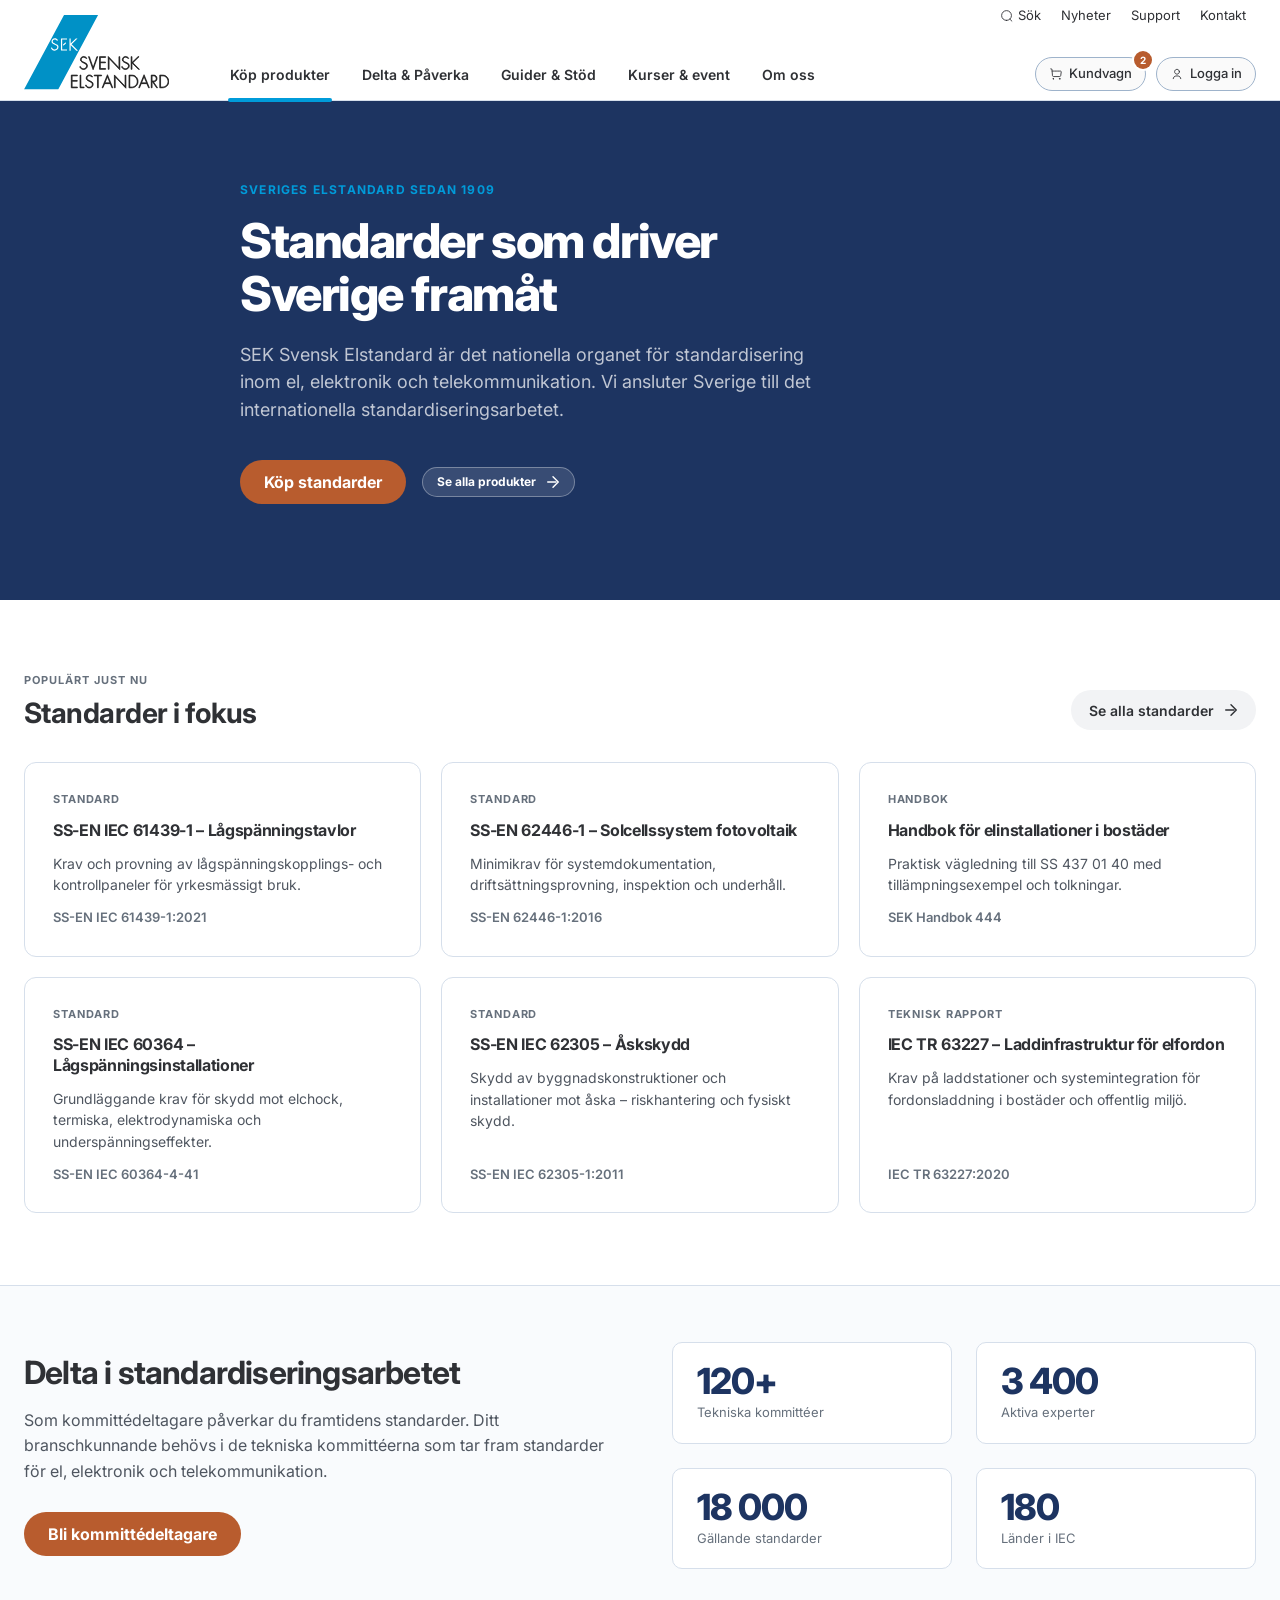
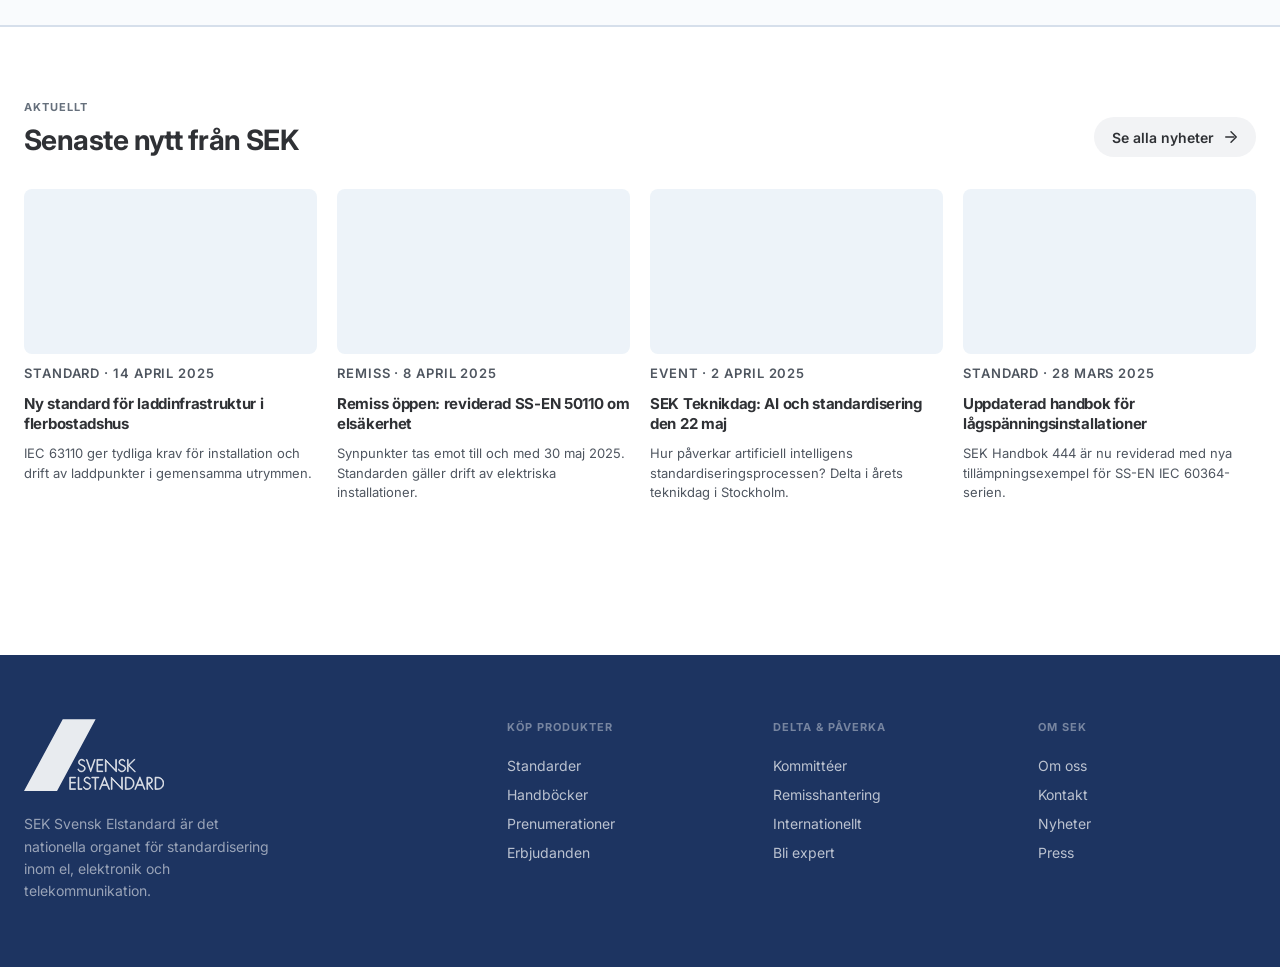
<file: index.html>
<!DOCTYPE html>
<html lang="sv">
<head>
  <meta charset="UTF-8" />
  <meta name="viewport" content="width=device-width, initial-scale=1.0" />
  <title>SEK Svensk Elstandard</title>
  <link rel="preconnect" href="https://fonts.googleapis.com">
  <link rel="preconnect" href="https://fonts.gstatic.com" crossorigin>
  <link href="https://fonts.googleapis.com/css2?family=Inter:wght@400;500;600;700;800&display=swap" rel="stylesheet">
  <link rel="stylesheet" href="css/tokens.css">
  <link rel="stylesheet" href="css/base.css">
  <link rel="stylesheet" href="css/components/buttons.css">
  <link rel="stylesheet" href="css/components/header.css">
  <style>
    *, *::before, *::after { box-sizing: border-box; margin: 0; padding: 0; }

    body {
      background: var(--bg);
      font-family: var(--font-body);
      color: var(--text);
    }

    /* ── Hero ──────────────────────────────────────────────── */
    .hero {
      background: var(--primary-dark);
      padding: 80px 24px 96px;
    }

    .hero-inner {
      max-width: 1280px;
      margin: 0 auto;
      padding-left: 216px;
    }

    .hero-eyebrow {
      font-size: 12px;
      font-weight: 700;
      text-transform: uppercase;
      letter-spacing: 0.1em;
      color: var(--primary);
      margin-bottom: 16px;
    }

    .hero h1 {
      color: var(--text-inverse);
      max-width: 18ch;
      margin-bottom: 20px;
    }

    .hero-lead {
      font-size: 18px;
      line-height: 1.55;
      color: rgba(255,255,255,0.72);
      max-width: 52ch;
      margin-bottom: 36px;
    }

    .hero-actions {
      display: flex;
      align-items: center;
      gap: 16px;
      flex-wrap: wrap;
    }

    /* ── Sektion ────────────────────────────────────────────── */
    .section {
      padding: 72px 24px;
      max-width: 1280px;
      margin: 0 auto;
    }

    .section--bordered {
      border-top: 1px solid var(--line);
    }

    .section-header {
      display: flex;
      align-items: flex-end;
      justify-content: space-between;
      margin-bottom: 32px;
    }

    .section-eyebrow {
      font-size: 11px;
      font-weight: 700;
      text-transform: uppercase;
      letter-spacing: 0.09em;
      color: var(--muted);
      margin-bottom: 8px;
    }

    .section h2 {
      /* storlek via .section-title */
    }

    /* ── Kortgrid ───────────────────────────────────────────── */
    .card-grid {
      display: grid;
      grid-template-columns: repeat(3, 1fr);
      gap: 20px;
    }

    .card {
      background: var(--surface);
      border: 1px solid var(--line);
      border-radius: 12px;
      padding: 28px;
      display: flex;
      flex-direction: column;
      gap: 12px;
    }

    .card-tag {
      font-size: 11px;
      font-weight: 700;
      text-transform: uppercase;
      letter-spacing: 0.08em;
      color: var(--muted);
    }

    .card h3 {
      font-size: 16px;
      font-weight: 700;
      line-height: 1.3;
      color: var(--text);
    }

    .card p {
      font-size: 14px;
      line-height: 1.55;
      color: var(--accent);
      flex: 1;
    }

    .card-number {
      font-size: 13px;
      font-weight: 600;
      color: var(--muted);
    }

    /* ── Highlight-band ─────────────────────────────────────── */
    .highlight-band {
      background: var(--surface-blue);
      border-top: 1px solid var(--line);
      border-bottom: 1px solid var(--line);
      padding: 56px 24px;
    }

    .highlight-band-inner {
      max-width: 1280px;
      margin: 0 auto;
      display: grid;
      grid-template-columns: 1fr 1fr;
      gap: 64px;
      align-items: center;
    }

    .highlight-band h2 {
      /* storlek via .feature-title */
      margin-bottom: 16px;
    }

    .highlight-band p {
      font-size: 16px;
      line-height: 1.6;
      color: var(--accent);
      margin-bottom: 28px;
    }

    .stat-grid {
      display: grid;
      grid-template-columns: 1fr 1fr;
      gap: 24px;
    }

    .stat {
      background: var(--surface);
      border: 1px solid var(--line);
      border-radius: 10px;
      padding: 20px 24px;
    }

    .stat-value {
      font-size: 36px;
      font-weight: 800;
      letter-spacing: -0.03em;
      color: var(--primary-dark);
      line-height: 1;
      margin-bottom: 4px;
    }

    .stat-label {
      font-size: 13px;
      color: var(--muted);
    }

    /* ── Nyhetsgrid ─────────────────────────────────────────── */
    .news-grid {
      display: grid;
      grid-template-columns: repeat(4, 1fr);
      gap: 20px;
    }

    .news-card {
      display: flex;
      flex-direction: column;
      gap: 10px;
    }

    .news-img {
      background: var(--placeholder);
      border-radius: 8px;
      aspect-ratio: 16/9;
    }

    .news-meta {
      font-size: 11px;
      font-weight: 600;
      text-transform: uppercase;
      letter-spacing: 0.07em;
      color: var(--muted);
    }

    .news-card h3 {
      font-size: 15px;
      font-weight: 700;
      line-height: 1.35;
      color: var(--text);
    }

    .news-card p {
      font-size: 13px;
      line-height: 1.5;
      color: var(--accent);
    }

    /* ── Footer-placeholder ─────────────────────────────────── */
    .page-footer {
      background: var(--primary-dark);
      padding: 64px 24px;
      margin-top: 80px;
    }

    .page-footer-inner {
      max-width: 1280px;
      margin: 0 auto;
      display: grid;
      grid-template-columns: 2fr 1fr 1fr 1fr;
      gap: 48px;
    }

    .footer-logo img {
      width: 140px;
      height: auto;
      margin-bottom: 16px;
      filter: brightness(0) invert(1);
      opacity: 0.9;
    }

    .footer-tagline {
      font-size: 14px;
      line-height: 1.6;
      color: rgba(255,255,255,0.55);
      max-width: 28ch;
    }

    .footer-col-title {
      font-size: 11px;
      font-weight: 700;
      text-transform: uppercase;
      letter-spacing: 0.09em;
      color: rgba(255,255,255,0.4);
      margin-bottom: 16px;
    }

    .footer-col a {
      display: block;
      font-size: 14px;
      color: rgba(255,255,255,0.7);
      text-decoration: none;
      padding: 4px 0;
      transition: color 150ms;
    }

    .footer-col a:hover {
      color: var(--text-inverse);
    }
  </style>
</head>
<body>

  <!-- ── HEADER ────────────────────────────────────────────── -->
  <header class="site-header" id="siteHeader">
    <div class="header-utility">
      <div class="header-utility-inner">
        <a href="#" class="utility-nav-link" id="searchTrigger">
          <svg width="14" height="14" viewBox="0 0 24 24" fill="none" stroke="currentColor" stroke-width="1.5" stroke-linecap="round" stroke-linejoin="round" aria-hidden="true"><path d="M11.195 19.6124C15.8436 19.6124 19.6121 15.8439 19.6121 11.1952C19.6121 6.54656 15.8436 2.77808 11.195 2.77808C6.54631 2.77808 2.77783 6.54656 2.77783 11.1952C2.77783 15.8439 6.54631 19.6124 11.195 19.6124Z"/><path d="M17.0493 17.4866L20.3493 20.778"/></svg>
          Sök
        </a>
        <a href="#" class="utility-nav-link">Nyheter</a>
        <a href="#" class="utility-nav-link">Support</a>
        <a href="#" class="utility-nav-link">Kontakt</a>
      </div>
    </div>

    <a href="#" class="site-logo" aria-label="Till startsidan">
      <img src="images/logo-sek.svg" alt="SEK Svensk Elstandard" class="site-logo-img">
    </a>

    <div class="header-main">
      <nav class="header-nav" aria-label="Huvudnavigering">
        <a href="#" class="nav-link is-active">Köp produkter</a>
        <a href="#" class="nav-link">Delta &amp; Påverka</a>
        <a href="#" class="nav-link">Guider &amp; Stöd</a>
        <a href="#" class="nav-link">Kurser &amp; event</a>
        <a href="#" class="nav-link">Om oss</a>
      </nav>
      <div class="header-actions">
        <div class="header-pill-wrap">
          <a href="#" class="header-pill">
            <svg viewBox="0 0 24 24" fill="none" stroke="currentColor" stroke-width="1.5" stroke-linecap="round" stroke-linejoin="round" aria-hidden="true"><path d="M3 3.24609L5.02379 3.59636L5.96076 14.7593C6.03568 15.67 6.79849 16.3705 7.71211 16.3676H18.3263C19.199 16.3696 19.9395 15.7274 20.063 14.8634L20.9864 8.48264C21.0895 7.76945 20.5953 7.10783 19.8821 7.00469C19.8198 6.99593 5.34876 6.99107 5.34876 6.99107"/><path d="M7.28903 20.2452V20.3633M7.7678 20.2706C7.7678 20.5365 7.55203 20.7521 7.28609 20.7521C7.02016 20.7521 6.80469 20.5365 6.80469 20.2706C6.80469 20.0046 7.02016 19.7891 7.28609 19.7891C7.55203 19.7891 7.7678 20.0046 7.7678 20.2706Z"/><path d="M18.3125 20.2452V20.3633M18.7912 20.2706C18.7912 20.5365 18.5755 20.7521 18.3095 20.7521C18.0436 20.7521 17.8281 20.5365 17.8281 20.2706C17.8281 20.0046 18.0436 19.7891 18.3095 19.7891C18.5755 19.7891 18.7912 20.0046 18.7912 20.2706Z"/></svg>
            Kundvagn
          </a>
          <span class="header-pill-badge">2</span>
        </div>
        <a href="#" class="header-pill">
          <svg viewBox="0 0 24 24" fill="none" stroke="currentColor" stroke-width="1.5" stroke-linecap="round" stroke-linejoin="round" aria-hidden="true"><path d="M5.54102 19.9996C5.54102 17.891 7.20466 15.2656 11.9998 15.2656C16.794 15.2656 18.4576 17.8719 18.4576 19.9815"/><path fill-rule="evenodd" clip-rule="evenodd" d="M16.1254 8.12567C16.1254 10.4043 14.2784 12.2513 11.9997 12.2513C9.722 12.2513 7.875 10.4043 7.875 8.12567C7.875 5.847 9.722 4 11.9997 4C14.2784 4 16.1254 5.847 16.1254 8.12567Z"/></svg>
          Logga in
        </a>
      </div>
    </div>
  </header>

  <!-- ── SÖKDRAWER ─────────────────────────────────────────── -->
  <div class="search-overlay" id="searchOverlay"></div>
  <div class="header-search-drawer" id="headerSearchDrawer">
    <div class="header-search-form">
      <div class="header-search-field">
        <svg viewBox="0 0 24 24" fill="none" stroke="currentColor" stroke-width="1.5" stroke-linecap="round" stroke-linejoin="round" aria-hidden="true"><path d="M11.195 19.6124C15.8436 19.6124 19.6121 15.8439 19.6121 11.1952C19.6121 6.54656 15.8436 2.77808 11.195 2.77808C6.54631 2.77808 2.77783 6.54656 2.77783 11.1952C2.77783 15.8439 6.54631 19.6124 11.195 19.6124Z"/><path d="M17.0493 17.4866L20.3493 20.778"/></svg>
        <input type="text" id="searchInput" placeholder="Sök efter standard, handbok eller område" autocomplete="off">
      </div>
      <button class="header-search-submit" type="button">Sök</button>
      <button class="header-search-cancel" type="button" id="searchClose">Avbryt</button>
    </div>
    <div class="header-search-popular">
      <span class="header-search-popular-label">Populärt:</span>
      <button class="header-search-chip" type="button">Solceller</button>
      <button class="header-search-chip" type="button">Laddstationer</button>
      <button class="header-search-chip" type="button">SS-EN 62446</button>
      <button class="header-search-chip" type="button">Jordning</button>
      <button class="header-search-chip" type="button">Elmätning</button>
    </div>
  </div>

  <!-- ── HERO ──────────────────────────────────────────────── -->
  <section class="hero">
    <div class="hero-inner">
      <p class="hero-eyebrow">Sveriges elstandard sedan 1909</p>
      <h1 class="display">Standarder som driver Sverige framåt</h1>
      <p class="hero-lead">SEK Svensk Elstandard är det nationella organet för standardisering inom el, elektronik och telekommunikation. Vi ansluter Sverige till det internationella standardiseringsarbetet.</p>
      <div class="hero-actions">
        <a href="#" class="cta">Köp standarder</a>
        <a href="#" class="link-ghost link-ghost--on-dark">Se alla produkter</a>
      </div>
    </div>
  </section>

  <!-- ── PRODUKTER ─────────────────────────────────────────── -->
  <section class="section">
    <div class="section-header">
      <div>
        <p class="section-eyebrow">Populärt just nu</p>
        <h2 class="section-title">Standarder i fokus</h2>
      </div>
      <a href="#" class="link-ghost">Se alla standarder</a>
    </div>
    <div class="card-grid">
      <div class="card">
        <span class="card-tag">Standard</span>
        <h3>SS-EN IEC 61439-1 – Lågspänningstavlor</h3>
        <p>Krav och provning av lågspänningskopplings- och kontrollpaneler för yrkesmässigt bruk.</p>
        <span class="card-number">SS-EN IEC 61439-1:2021</span>
      </div>
      <div class="card">
        <span class="card-tag">Standard</span>
        <h3>SS-EN 62446-1 – Solcellssystem fotovoltaik</h3>
        <p>Minimikrav för systemdokumentation, driftsättningsprovning, inspektion och underhåll.</p>
        <span class="card-number">SS-EN 62446-1:2016</span>
      </div>
      <div class="card">
        <span class="card-tag">Handbok</span>
        <h3>Handbok för elinstallationer i bostäder</h3>
        <p>Praktisk vägledning till SS 437 01 40 med tillämpningsexempel och tolkningar.</p>
        <span class="card-number">SEK Handbok 444</span>
      </div>
      <div class="card">
        <span class="card-tag">Standard</span>
        <h3>SS-EN IEC 60364 – Lågspänningsinstallationer</h3>
        <p>Grundläggande krav för skydd mot elchock, termiska, elektrodynamiska och underspänningseffekter.</p>
        <span class="card-number">SS-EN IEC 60364-4-41</span>
      </div>
      <div class="card">
        <span class="card-tag">Standard</span>
        <h3>SS-EN IEC 62305 – Åskskydd</h3>
        <p>Skydd av byggnadskonstruktioner och installationer mot åska – riskhantering och fysiskt skydd.</p>
        <span class="card-number">SS-EN IEC 62305-1:2011</span>
      </div>
      <div class="card">
        <span class="card-tag">Teknisk rapport</span>
        <h3>IEC TR 63227 – Laddinfrastruktur för elfordon</h3>
        <p>Krav på laddstationer och systemintegration för fordonsladdning i bostäder och offentlig miljö.</p>
        <span class="card-number">IEC TR 63227:2020</span>
      </div>
    </div>
  </section>

  <!-- ── HIGHLIGHT ─────────────────────────────────────────── -->
  <div class="highlight-band">
    <div class="highlight-band-inner">
      <div>
        <h2 class="feature-title">Delta i standardiseringsarbetet</h2>
        <p>Som kommittédeltagare påverkar du framtidens standarder. Ditt branschkunnande behövs i de tekniska kommittéerna som tar fram standarder för el, elektronik och telekommunikation.</p>
        <a href="#" class="cta">Bli kommittédeltagare</a>
      </div>
      <div class="stat-grid">
        <div class="stat">
          <div class="stat-value">120+</div>
          <div class="stat-label">Tekniska kommittéer</div>
        </div>
        <div class="stat">
          <div class="stat-value">3 400</div>
          <div class="stat-label">Aktiva experter</div>
        </div>
        <div class="stat">
          <div class="stat-value">18 000</div>
          <div class="stat-label">Gällande standarder</div>
        </div>
        <div class="stat">
          <div class="stat-value">180</div>
          <div class="stat-label">Länder i IEC</div>
        </div>
      </div>
    </div>
  </div>

  <!-- ── NYHETER ───────────────────────────────────────────── -->
  <section class="section section--bordered">
    <div class="section-header">
      <div>
        <p class="section-eyebrow">Aktuellt</p>
        <h2 class="section-title">Senaste nytt från SEK</h2>
      </div>
      <a href="#" class="link-ghost">Se alla nyheter</a>
    </div>
    <div class="news-grid">
      <div class="news-card">
        <div class="news-img"></div>
        <p class="news-meta">Standard · 14 april 2025</p>
        <h3>Ny standard för laddinfrastruktur i flerbostadshus</h3>
        <p>IEC 63110 ger tydliga krav för installation och drift av laddpunkter i gemensamma utrymmen.</p>
      </div>
      <div class="news-card">
        <div class="news-img"></div>
        <p class="news-meta">Remiss · 8 april 2025</p>
        <h3>Remiss öppen: reviderad SS-EN 50110 om elsäkerhet</h3>
        <p>Synpunkter tas emot till och med 30 maj 2025. Standarden gäller drift av elektriska installationer.</p>
      </div>
      <div class="news-card">
        <div class="news-img"></div>
        <p class="news-meta">Event · 2 april 2025</p>
        <h3>SEK Teknikdag: AI och standardisering den 22 maj</h3>
        <p>Hur påverkar artificiell intelligens standardiseringsprocessen? Delta i årets teknikdag i Stockholm.</p>
      </div>
      <div class="news-card">
        <div class="news-img"></div>
        <p class="news-meta">Standard · 28 mars 2025</p>
        <h3>Uppdaterad handbok för lågspänningsinstallationer</h3>
        <p>SEK Handbok 444 är nu reviderad med nya tillämpningsexempel för SS-EN IEC 60364-serien.</p>
      </div>
    </div>
  </section>

  <!-- ── FOOTER ────────────────────────────────────────────── -->
  <footer class="page-footer">
    <div class="page-footer-inner">
      <div>
        <div class="footer-logo">
          <img src="images/logo-sek.svg" alt="SEK Svensk Elstandard">
        </div>
        <p class="footer-tagline">SEK Svensk Elstandard är det nationella organet för standardisering inom el, elektronik och telekommunikation.</p>
      </div>
      <div class="footer-col">
        <p class="footer-col-title">Köp produkter</p>
        <a href="#">Standarder</a>
        <a href="#">Handböcker</a>
        <a href="#">Prenumerationer</a>
        <a href="#">Erbjudanden</a>
      </div>
      <div class="footer-col">
        <p class="footer-col-title">Delta &amp; Påverka</p>
        <a href="#">Kommittéer</a>
        <a href="#">Remisshantering</a>
        <a href="#">Internationellt</a>
        <a href="#">Bli expert</a>
      </div>
      <div class="footer-col">
        <p class="footer-col-title">Om SEK</p>
        <a href="#">Om oss</a>
        <a href="#">Kontakt</a>
        <a href="#">Nyheter</a>
        <a href="#">Press</a>
      </div>
    </div>
  </footer>

  <script>
    // Compact header on scroll
    const header = document.getElementById('siteHeader');
    window.addEventListener('scroll', () => {
      header.classList.toggle('is-compact', window.scrollY > 60);
    }, { passive: true });

    // Search drawer
    const searchTrigger = document.getElementById('searchTrigger');
    const searchDrawer  = document.getElementById('headerSearchDrawer');
    const searchOverlay = document.getElementById('searchOverlay');
    const searchClose   = document.getElementById('searchClose');
    const searchInput   = document.getElementById('searchInput');

    function openSearch() {
      searchDrawer.classList.add('is-open');
      searchOverlay.classList.add('is-open');
      setTimeout(() => searchInput.focus(), 50);
    }

    function closeSearch() {
      searchDrawer.classList.remove('is-open');
      searchOverlay.classList.remove('is-open');
    }

    searchTrigger.addEventListener('click', e => { e.preventDefault(); openSearch(); });
    searchClose.addEventListener('click', closeSearch);
    searchOverlay.addEventListener('click', closeSearch);
    document.addEventListener('keydown', e => { if (e.key === 'Escape') closeSearch(); });

    document.querySelectorAll('.header-search-chip').forEach(chip => {
      chip.addEventListener('click', () => {
        searchInput.value = chip.textContent;
        searchInput.focus();
      });
    });
  </script>

</body>
</html>
</file>
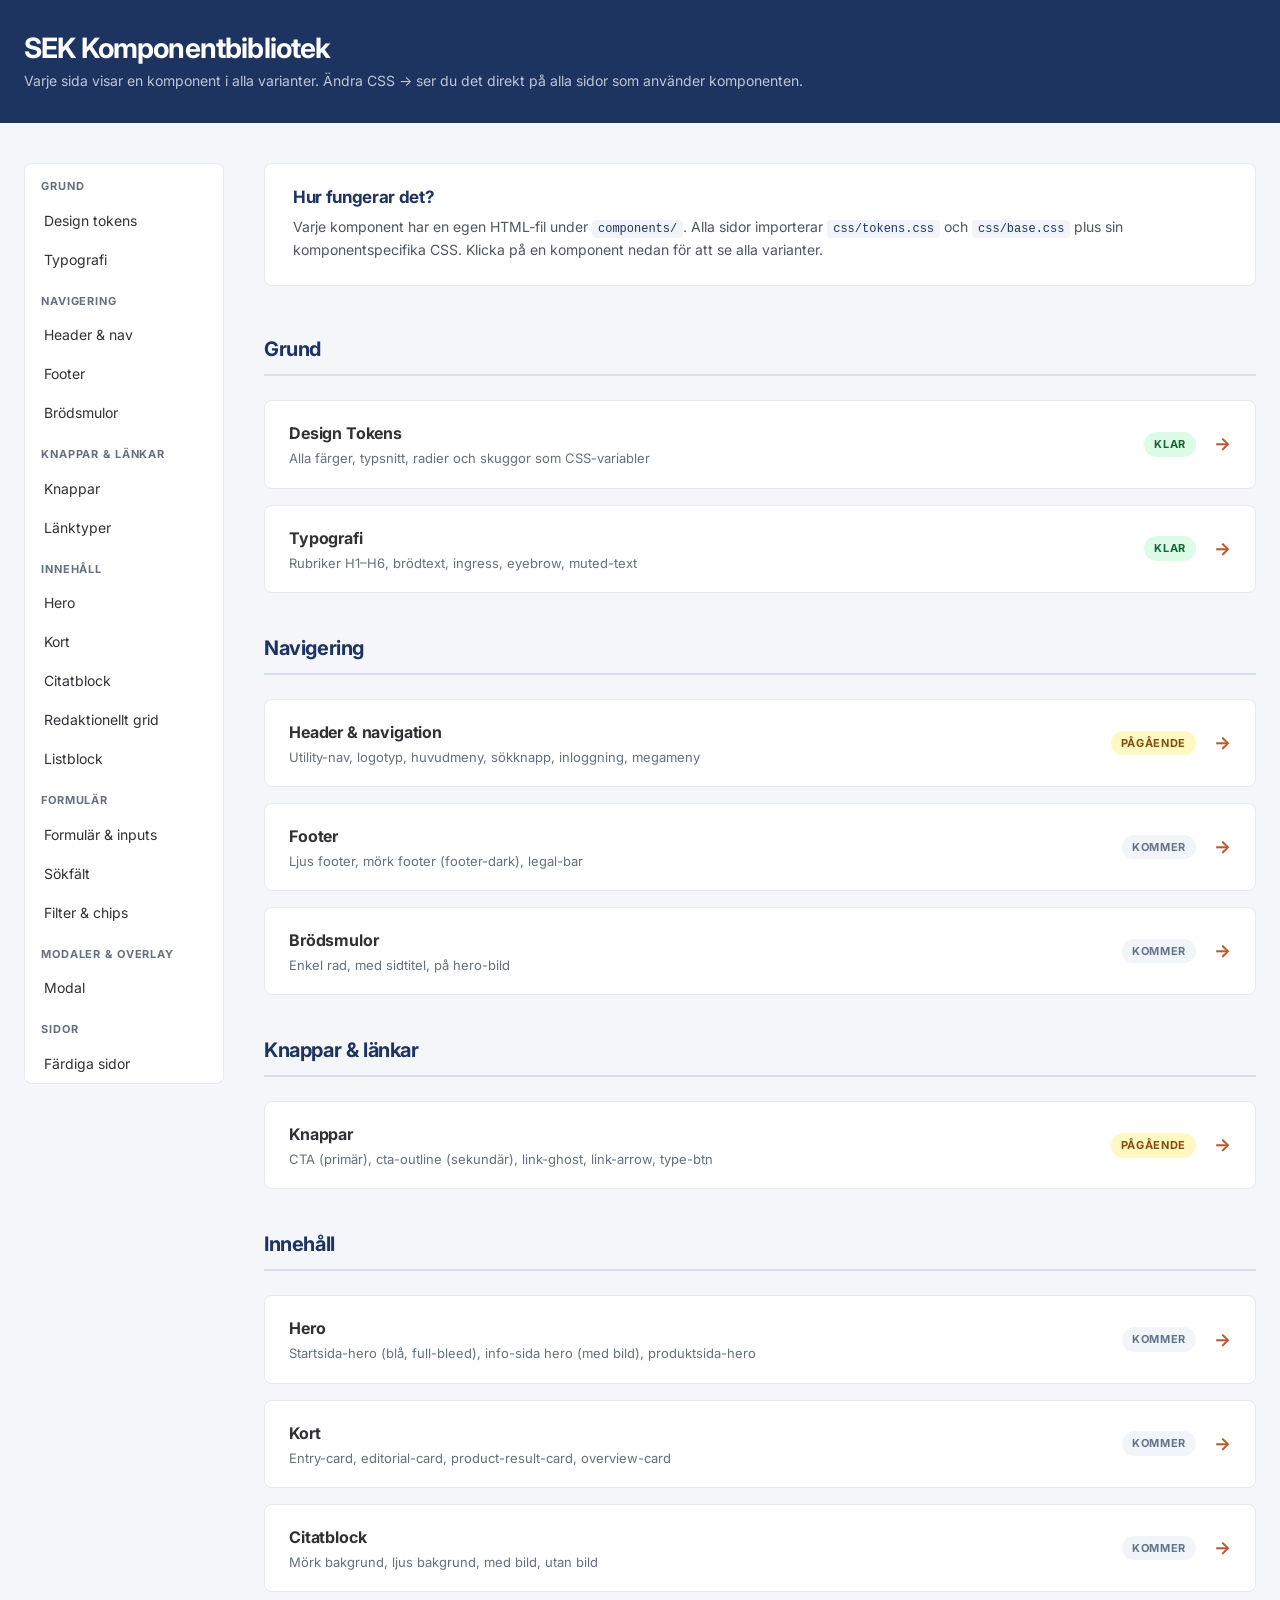
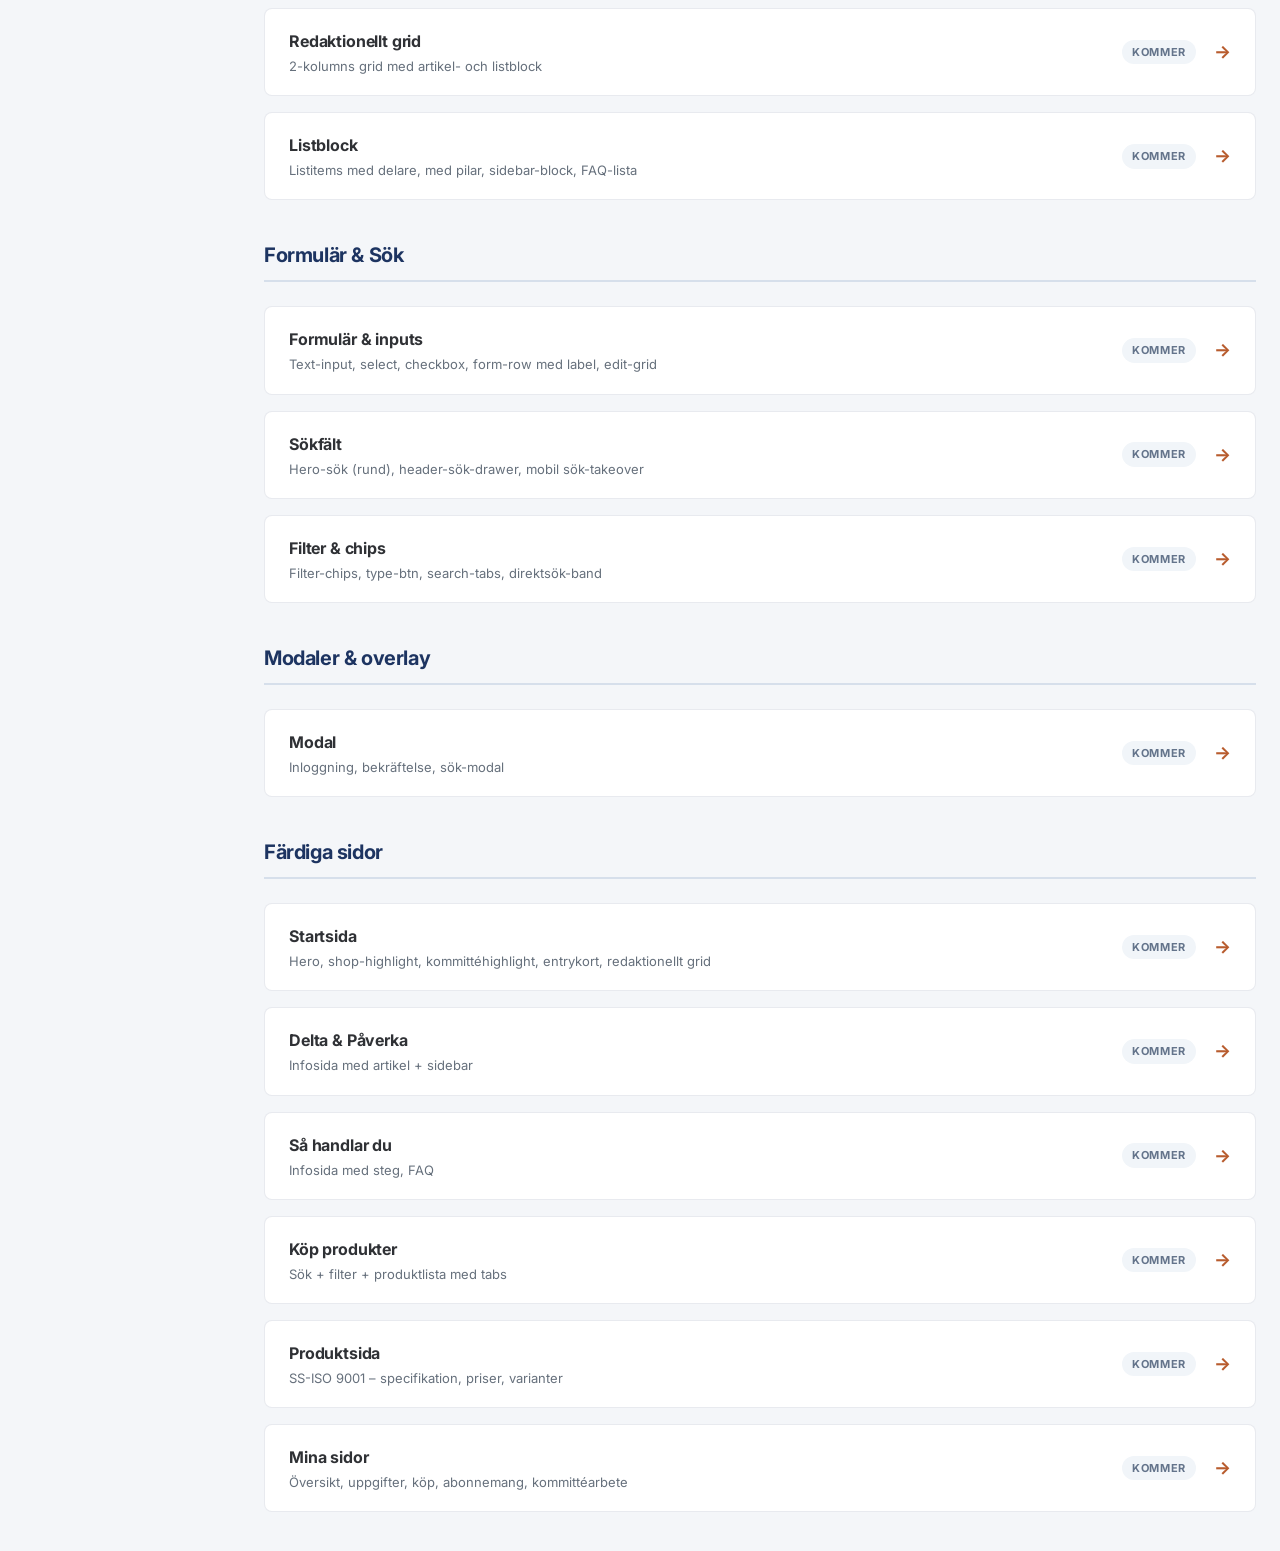
<file: index-components.html>
<!DOCTYPE html>
<html lang="sv">
<head>
  <meta charset="UTF-8" />
  <meta name="viewport" content="width=device-width, initial-scale=1.0" />
  <title>SEK – Komponentbibliotek</title>
  <link rel="preconnect" href="https://fonts.googleapis.com">
  <link rel="preconnect" href="https://fonts.gstatic.com" crossorigin>
  <link href="https://fonts.googleapis.com/css2?family=Inter:wght@400;500;600;700;800&display=swap" rel="stylesheet">
  <link rel="stylesheet" href="css/tokens.css">
  <link rel="stylesheet" href="css/base.css">
  <style>
    body {
      background: #f4f6f9;
    }

    .lib-header {
      background: var(--primary-dark);
      color: #fff;
      padding: 32px var(--page-padding);
    }

    .lib-header h1 {
      margin: 0 0 6px;
      font-size: 28px;
      color: #fff;
      letter-spacing: -0.03em;
    }

    .lib-header p {
      margin: 0;
      font-size: 14px;
      color: rgba(255,255,255,0.72);
    }

    .lib-body {
      max-width: var(--page-max-width);
      margin: 40px auto;
      padding: 0 var(--page-padding);
      display: grid;
      grid-template-columns: 200px 1fr;
      gap: 40px;
      align-items: start;
    }

    /* Vänsternavigation */
    .lib-nav {
      position: sticky;
      top: 24px;
      background: #fff;
      border-radius: var(--radius-md);
      box-shadow: var(--shadow-card);
      border: 1px solid rgba(29,52,97,0.10);
      overflow: hidden;
    }

    .lib-nav-section {
      font-size: 11px;
      font-weight: 700;
      text-transform: uppercase;
      letter-spacing: 0.08em;
      color: var(--muted);
      padding: 14px 16px 6px;
    }

    .lib-nav a {
      display: block;
      padding: 9px 16px;
      font-size: 14px;
      text-decoration: none;
      color: var(--text);
      border-left: 3px solid transparent;
      transition: background 0.15s, border-color 0.15s;
    }

    .lib-nav a:hover {
      background: #f2f3f5;
    }

    .lib-nav a.active {
      border-left-color: var(--copper);
      font-weight: 600;
      background: #fdf6f2;
      color: var(--copper);
    }

    /* Höger: komponentkort */
    .lib-content {
      display: grid;
      gap: 16px;
    }

    .lib-section-title {
      font-size: 20px;
      font-weight: 700;
      color: var(--primary-dark);
      margin: 24px 0 8px;
      padding-bottom: 10px;
      border-bottom: 2px solid var(--line);
      letter-spacing: -0.02em;
    }

    .lib-section-title:first-child {
      margin-top: 0;
    }

    .component-card {
      background: #fff;
      border-radius: var(--radius-md);
      box-shadow: var(--shadow-card);
      border: 1px solid rgba(29,52,97,0.10);
      overflow: hidden;
      text-decoration: none;
      display: block;
      transition: box-shadow 0.2s ease, transform 0.2s ease;
    }

    .component-card:hover {
      box-shadow: 0 8px 24px rgba(29,52,97,0.12);
      transform: translateY(-2px);
    }

    .component-card-inner {
      display: grid;
      grid-template-columns: 1fr auto;
      gap: 16px;
      align-items: center;
      padding: 20px 24px;
    }

    .component-card-title {
      font-size: 16px;
      font-weight: 700;
      color: var(--text);
      margin: 0 0 4px;
      letter-spacing: -0.01em;
    }

    .component-card-desc {
      font-size: 13px;
      color: var(--muted);
      margin: 0;
      line-height: 1.4;
    }

    .component-card-status {
      display: inline-flex;
      align-items: center;
      gap: 5px;
      font-size: 11px;
      font-weight: 700;
      text-transform: uppercase;
      letter-spacing: 0.06em;
      padding: 4px 10px;
      border-radius: var(--radius-pill);
      white-space: nowrap;
    }

    .status--ready {
      background: #dcfce7;
      color: #166534;
    }

    .status--wip {
      background: #fef9c3;
      color: #854d0e;
    }

    .status--todo {
      background: #f1f5f9;
      color: #64748b;
    }

    .component-card-arrow {
      color: var(--copper);
      font-size: 18px;
      font-weight: 700;
      line-height: 1;
      margin-left: 8px;
    }

    .lib-intro {
      background: #fff;
      border-radius: var(--radius-md);
      box-shadow: var(--shadow-card);
      border: 1px solid rgba(29,52,97,0.10);
      padding: 24px 28px;
      margin-bottom: 8px;
    }

    .lib-intro h2 {
      margin: 0 0 8px;
      font-size: 17px;
      color: var(--primary-dark);
    }

    .lib-intro p {
      margin: 0;
      font-size: 14px;
      line-height: 1.6;
      color: var(--accent);
    }

    .lib-intro code {
      font-size: 12px;
      background: #f1f5f9;
      padding: 2px 6px;
      border-radius: 4px;
      color: var(--primary-dark);
    }
  </style>
</head>
<body>

  <div class="lib-header">
    <div style="max-width: var(--page-max-width); margin: 0 auto;">
      <h1>SEK Komponentbibliotek</h1>
      <p>Varje sida visar en komponent i alla varianter. Ändra CSS → ser du det direkt på alla sidor som använder komponenten.</p>
    </div>
  </div>

  <div class="lib-body">

    <!-- Vänstermeny -->
    <nav class="lib-nav" aria-label="Komponenter">
      <div class="lib-nav-section">Grund</div>
      <a href="#tokens">Design tokens</a>
      <a href="#typografi">Typografi</a>

      <div class="lib-nav-section">Navigering</div>
      <a href="#header">Header & nav</a>
      <a href="#footer">Footer</a>
      <a href="#breadcrumb">Brödsmulor</a>

      <div class="lib-nav-section">Knappar & länkar</div>
      <a href="#knappar">Knappar</a>
      <a href="#lankar">Länktyper</a>

      <div class="lib-nav-section">Innehåll</div>
      <a href="#hero">Hero</a>
      <a href="#kort">Kort</a>
      <a href="#citat">Citatblock</a>
      <a href="#redak">Redaktionellt grid</a>
      <a href="#listblock">Listblock</a>

      <div class="lib-nav-section">Formulär</div>
      <a href="#formular">Formulär & inputs</a>
      <a href="#sok">Sökfält</a>
      <a href="#filter">Filter & chips</a>

      <div class="lib-nav-section">Modaler & overlay</div>
      <a href="#modal">Modal</a>

      <div class="lib-nav-section">Sidor</div>
      <a href="#sidor">Färdiga sidor</a>
    </nav>

    <!-- Högerinnehåll -->
    <main class="lib-content">

      <div class="lib-intro">
        <h2>Hur fungerar det?</h2>
        <p>
          Varje komponent har en egen HTML-fil under <code>components/</code>.
          Alla sidor importerar <code>css/tokens.css</code> och <code>css/base.css</code> plus
          sin komponentspecifika CSS. Klicka på en komponent nedan för att se alla varianter.
        </p>
      </div>

      <!-- GRUND -->
      <div class="lib-section-title" id="tokens">Grund</div>

      <a class="component-card" href="components/tokens.html">
        <div class="component-card-inner">
          <div>
            <p class="component-card-title">Design Tokens</p>
            <p class="component-card-desc">Alla färger, typsnitt, radier och skuggor som CSS-variabler</p>
          </div>
          <div style="display:flex;align-items:center;gap:10px;">
            <span class="component-card-status status--ready">Klar</span>
            <span class="component-card-arrow">→</span>
          </div>
        </div>
      </a>

      <a class="component-card" href="components/typografi.html">
        <div class="component-card-inner">
          <div>
            <p class="component-card-title">Typografi</p>
            <p class="component-card-desc">Rubriker H1–H6, brödtext, ingress, eyebrow, muted-text</p>
          </div>
          <div style="display:flex;align-items:center;gap:10px;">
            <span class="component-card-status status--ready">Klar</span>
            <span class="component-card-arrow">→</span>
          </div>
        </div>
      </a>

      <!-- NAVIGERING -->
      <div class="lib-section-title" id="header">Navigering</div>

      <a class="component-card" href="components/header.html">
        <div class="component-card-inner">
          <div>
            <p class="component-card-title">Header & navigation</p>
            <p class="component-card-desc">Utility-nav, logotyp, huvudmeny, sökknapp, inloggning, megameny</p>
          </div>
          <div style="display:flex;align-items:center;gap:10px;">
            <span class="component-card-status status--wip">Pågående</span>
            <span class="component-card-arrow">→</span>
          </div>
        </div>
      </a>

      <a class="component-card" href="components/footer.html">
        <div class="component-card-inner">
          <div>
            <p class="component-card-title">Footer</p>
            <p class="component-card-desc">Ljus footer, mörk footer (footer-dark), legal-bar</p>
          </div>
          <div style="display:flex;align-items:center;gap:10px;">
            <span class="component-card-status status--todo">Kommer</span>
            <span class="component-card-arrow">→</span>
          </div>
        </div>
      </a>

      <a class="component-card" href="components/breadcrumb.html">
        <div class="component-card-inner">
          <div>
            <p class="component-card-title">Brödsmulor</p>
            <p class="component-card-desc">Enkel rad, med sidtitel, på hero-bild</p>
          </div>
          <div style="display:flex;align-items:center;gap:10px;">
            <span class="component-card-status status--todo">Kommer</span>
            <span class="component-card-arrow">→</span>
          </div>
        </div>
      </a>

      <!-- KNAPPAR & LÄNKAR -->
      <div class="lib-section-title" id="knappar">Knappar & länkar</div>

      <a class="component-card" href="components/knappar.html">
        <div class="component-card-inner">
          <div>
            <p class="component-card-title">Knappar</p>
            <p class="component-card-desc">CTA (primär), cta-outline (sekundär), link-ghost, link-arrow, type-btn</p>
          </div>
          <div style="display:flex;align-items:center;gap:10px;">
            <span class="component-card-status status--wip">Pågående</span>
            <span class="component-card-arrow">→</span>
          </div>
        </div>
      </a>

      <!-- INNEHÅLL -->
      <div class="lib-section-title" id="hero">Innehåll</div>

      <a class="component-card" href="components/hero.html">
        <div class="component-card-inner">
          <div>
            <p class="component-card-title">Hero</p>
            <p class="component-card-desc">Startsida-hero (blå, full-bleed), info-sida hero (med bild), produktsida-hero</p>
          </div>
          <div style="display:flex;align-items:center;gap:10px;">
            <span class="component-card-status status--todo">Kommer</span>
            <span class="component-card-arrow">→</span>
          </div>
        </div>
      </a>

      <a class="component-card" href="components/kort.html">
        <div class="component-card-inner">
          <div>
            <p class="component-card-title">Kort</p>
            <p class="component-card-desc">Entry-card, editorial-card, product-result-card, overview-card</p>
          </div>
          <div style="display:flex;align-items:center;gap:10px;">
            <span class="component-card-status status--todo">Kommer</span>
            <span class="component-card-arrow">→</span>
          </div>
        </div>
      </a>

      <a class="component-card" href="components/citat.html">
        <div class="component-card-inner">
          <div>
            <p class="component-card-title">Citatblock</p>
            <p class="component-card-desc">Mörk bakgrund, ljus bakgrund, med bild, utan bild</p>
          </div>
          <div style="display:flex;align-items:center;gap:10px;">
            <span class="component-card-status status--todo">Kommer</span>
            <span class="component-card-arrow">→</span>
          </div>
        </div>
      </a>

      <a class="component-card" href="components/redaktionellt-grid.html">
        <div class="component-card-inner">
          <div>
            <p class="component-card-title">Redaktionellt grid</p>
            <p class="component-card-desc">2-kolumns grid med artikel- och listblock</p>
          </div>
          <div style="display:flex;align-items:center;gap:10px;">
            <span class="component-card-status status--todo">Kommer</span>
            <span class="component-card-arrow">→</span>
          </div>
        </div>
      </a>

      <a class="component-card" href="components/listblock.html">
        <div class="component-card-inner">
          <div>
            <p class="component-card-title">Listblock</p>
            <p class="component-card-desc">Listitems med delare, med pilar, sidebar-block, FAQ-lista</p>
          </div>
          <div style="display:flex;align-items:center;gap:10px;">
            <span class="component-card-status status--todo">Kommer</span>
            <span class="component-card-arrow">→</span>
          </div>
        </div>
      </a>

      <!-- FORMULÄR -->
      <div class="lib-section-title" id="formular">Formulär & Sök</div>

      <a class="component-card" href="components/formular.html">
        <div class="component-card-inner">
          <div>
            <p class="component-card-title">Formulär & inputs</p>
            <p class="component-card-desc">Text-input, select, checkbox, form-row med label, edit-grid</p>
          </div>
          <div style="display:flex;align-items:center;gap:10px;">
            <span class="component-card-status status--todo">Kommer</span>
            <span class="component-card-arrow">→</span>
          </div>
        </div>
      </a>

      <a class="component-card" href="components/sok.html">
        <div class="component-card-inner">
          <div>
            <p class="component-card-title">Sökfält</p>
            <p class="component-card-desc">Hero-sök (rund), header-sök-drawer, mobil sök-takeover</p>
          </div>
          <div style="display:flex;align-items:center;gap:10px;">
            <span class="component-card-status status--todo">Kommer</span>
            <span class="component-card-arrow">→</span>
          </div>
        </div>
      </a>

      <a class="component-card" href="components/filter.html">
        <div class="component-card-inner">
          <div>
            <p class="component-card-title">Filter & chips</p>
            <p class="component-card-desc">Filter-chips, type-btn, search-tabs, direktsök-band</p>
          </div>
          <div style="display:flex;align-items:center;gap:10px;">
            <span class="component-card-status status--todo">Kommer</span>
            <span class="component-card-arrow">→</span>
          </div>
        </div>
      </a>

      <!-- MODALER -->
      <div class="lib-section-title" id="modal">Modaler & overlay</div>

      <a class="component-card" href="components/modal.html">
        <div class="component-card-inner">
          <div>
            <p class="component-card-title">Modal</p>
            <p class="component-card-desc">Inloggning, bekräftelse, sök-modal</p>
          </div>
          <div style="display:flex;align-items:center;gap:10px;">
            <span class="component-card-status status--todo">Kommer</span>
            <span class="component-card-arrow">→</span>
          </div>
        </div>
      </a>

      <!-- SIDOR -->
      <div class="lib-section-title" id="sidor">Färdiga sidor</div>

      <a class="component-card" href="index.html">
        <div class="component-card-inner">
          <div>
            <p class="component-card-title">Startsida</p>
            <p class="component-card-desc">Hero, shop-highlight, kommittéhighlight, entrykort, redaktionellt grid</p>
          </div>
          <div style="display:flex;align-items:center;gap:10px;">
            <span class="component-card-status status--todo">Kommer</span>
            <span class="component-card-arrow">→</span>
          </div>
        </div>
      </a>

      <a class="component-card" href="delta-paverka.html">
        <div class="component-card-inner">
          <div>
            <p class="component-card-title">Delta & Påverka</p>
            <p class="component-card-desc">Infosida med artikel + sidebar</p>
          </div>
          <div style="display:flex;align-items:center;gap:10px;">
            <span class="component-card-status status--todo">Kommer</span>
            <span class="component-card-arrow">→</span>
          </div>
        </div>
      </a>

      <a class="component-card" href="handla.html">
        <div class="component-card-inner">
          <div>
            <p class="component-card-title">Så handlar du</p>
            <p class="component-card-desc">Infosida med steg, FAQ</p>
          </div>
          <div style="display:flex;align-items:center;gap:10px;">
            <span class="component-card-status status--todo">Kommer</span>
            <span class="component-card-arrow">→</span>
          </div>
        </div>
      </a>

      <a class="component-card" href="shop.html">
        <div class="component-card-inner">
          <div>
            <p class="component-card-title">Köp produkter</p>
            <p class="component-card-desc">Sök + filter + produktlista med tabs</p>
          </div>
          <div style="display:flex;align-items:center;gap:10px;">
            <span class="component-card-status status--todo">Kommer</span>
            <span class="component-card-arrow">→</span>
          </div>
        </div>
      </a>

      <a class="component-card" href="standard.html">
        <div class="component-card-inner">
          <div>
            <p class="component-card-title">Produktsida</p>
            <p class="component-card-desc">SS-ISO 9001 – specifikation, priser, varianter</p>
          </div>
          <div style="display:flex;align-items:center;gap:10px;">
            <span class="component-card-status status--todo">Kommer</span>
            <span class="component-card-arrow">→</span>
          </div>
        </div>
      </a>

      <a class="component-card" href="mina-sidor.html">
        <div class="component-card-inner">
          <div>
            <p class="component-card-title">Mina sidor</p>
            <p class="component-card-desc">Översikt, uppgifter, köp, abonnemang, kommittéarbete</p>
          </div>
          <div style="display:flex;align-items:center;gap:10px;">
            <span class="component-card-status status--todo">Kommer</span>
            <span class="component-card-arrow">→</span>
          </div>
        </div>
      </a>

    </main>
  </div>

</body>
</html>
</file>
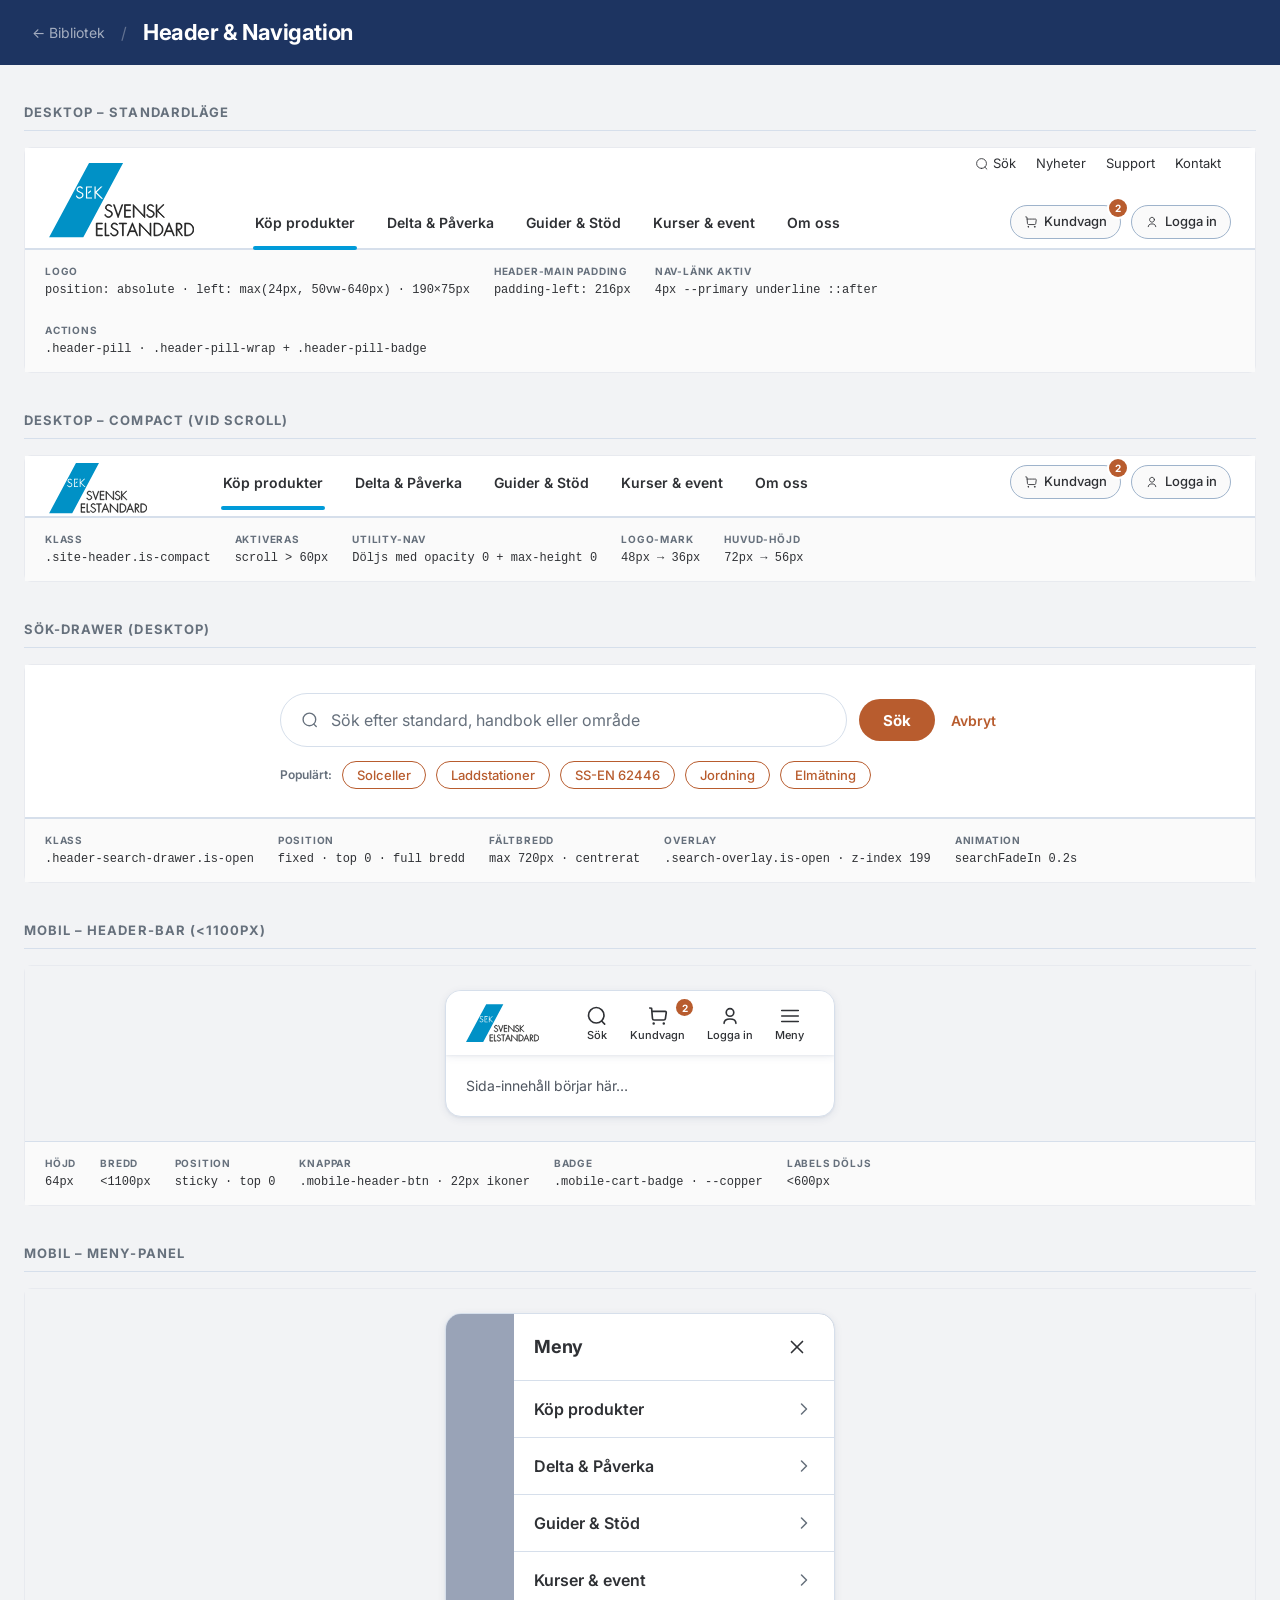
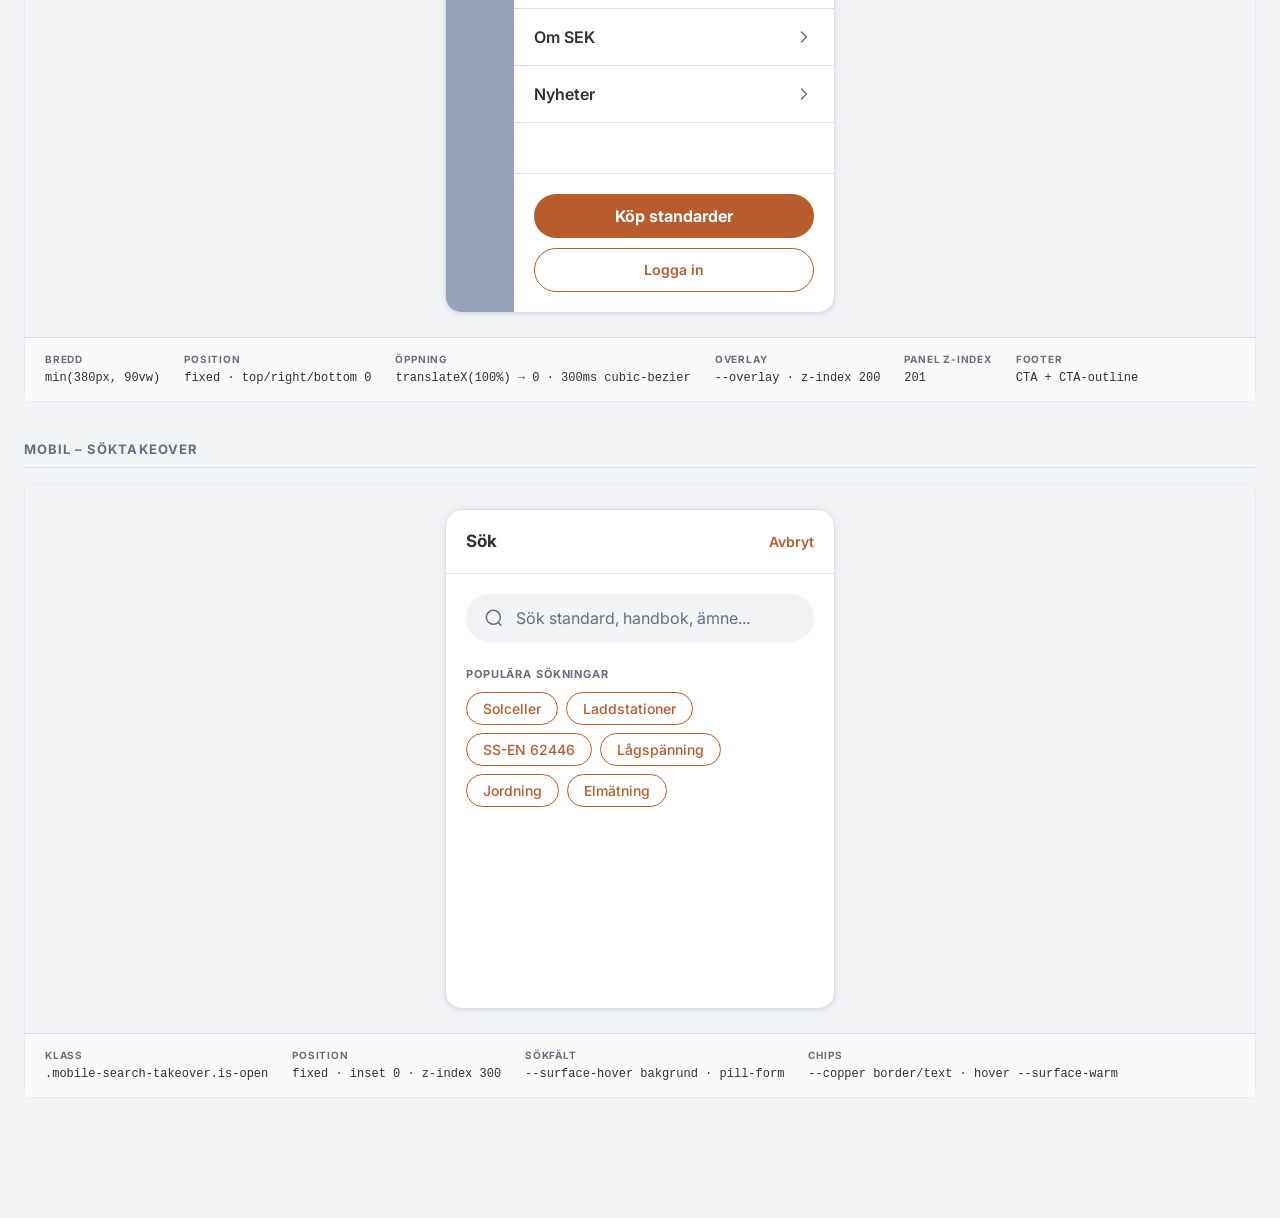
<file: components/header.html>
<!DOCTYPE html>
<html lang="sv">
<head>
  <meta charset="UTF-8" />
  <meta name="viewport" content="width=device-width, initial-scale=1.0" />
  <title>SEK – Header & Navigation</title>
  <link rel="preconnect" href="https://fonts.googleapis.com">
  <link rel="preconnect" href="https://fonts.gstatic.com" crossorigin>
  <link href="https://fonts.googleapis.com/css2?family=Inter:wght@400;500;600;700;800&display=swap" rel="stylesheet">
  <link rel="stylesheet" href="../css/tokens.css">
  <link rel="stylesheet" href="../css/base.css">
  <link rel="stylesheet" href="../css/components/buttons.css">
  <link rel="stylesheet" href="../css/components/header.css">
  <style>
    body { background: var(--surface-hover); }

    .comp-header {
      background: var(--primary-dark);
      color: var(--text-inverse);
      padding: 20px 32px;
      display: flex;
      align-items: center;
      gap: 16px;
    }
    .comp-header a {
      color: rgba(255,255,255,0.6);
      text-decoration: none;
      font-size: 14px;
    }
    .comp-header a:hover { color: var(--text-inverse); }
    .comp-header h1 {
      margin: 0;
      font-size: 22px;
      color: var(--text-inverse);
      letter-spacing: -0.02em;
    }
    .comp-header-sep { color: rgba(255,255,255,0.3); }

    .comp-body {
      max-width: 1400px;
      margin: 40px auto;
      padding: 0 24px 80px;
      display: grid;
      gap: 40px;
    }

    .comp-section { display: grid; gap: 16px; }

    .comp-section-title {
      font-size: 13px;
      font-weight: 700;
      text-transform: uppercase;
      letter-spacing: 0.08em;
      color: var(--muted);
      padding-bottom: 10px;
      border-bottom: 1px solid var(--line);
      margin: 0;
    }

    .variant-block {
      background: var(--surface);
      border-radius: var(--radius-md);
      border: 1px solid rgba(29,52,97,0.10);
      overflow: hidden;
    }

    .variant-preview {
      border-bottom: 1px solid var(--line);
    }

    .variant-meta {
      padding: 14px 20px;
      background: var(--surface-subtle);
      display: flex;
      gap: 24px;
      flex-wrap: wrap;
    }
    .meta-item { display: flex; flex-direction: column; gap: 2px; }
    .meta-label {
      font-size: 10px;
      font-weight: 700;
      text-transform: uppercase;
      letter-spacing: 0.08em;
      color: var(--muted);
    }
    .meta-value {
      font-size: 12px;
      color: var(--text);
      font-family: monospace;
    }

    /* Mobile preview container */
    .mobile-preview-wrap {
      background: var(--surface-hover);
      padding: 24px;
      border-bottom: 1px solid var(--line);
      display: flex;
      justify-content: center;
    }

    .mobile-preview-frame {
      width: 390px;
      background: var(--surface);
      border-radius: 16px;
      overflow: hidden;
      box-shadow: var(--shadow-panel);
      border: 1px solid var(--line);
    }

    /* Override sticky inside preview frame */
    .mobile-preview-frame .mobile-header {
      position: relative;
      display: flex !important;
    }

    /* Override sticky for desktop preview */
    .variant-preview .site-header {
      position: relative;
    }

    /* Tillåt logo att overflowa header-main */
    .variant-block,
    .variant-preview {
      overflow: visible;
    }
  </style>
</head>
<body>

  <div class="comp-header">
    <a href="../index-components.html">← Bibliotek</a>
    <span class="comp-header-sep">/</span>
    <h1>Header & Navigation</h1>
  </div>

  <div class="comp-body">

    <!-- ══════════════════════════════════════════════════════
         DESKTOP HEADER
    ═══════════════════════════════════════════════════════ -->

    <section class="comp-section">
      <h2 class="comp-section-title">Desktop – standardläge</h2>

      <div class="variant-block">
        <div class="variant-preview">
          <header class="site-header" id="demoHeader">
            <div class="header-utility">
              <div class="header-utility-inner">
                <a href="#" class="utility-nav-link" id="searchTrigger">
                  <svg width="14" height="14" viewBox="0 0 24 24" fill="none" stroke="currentColor" stroke-width="1.5" stroke-linecap="round" stroke-linejoin="round" aria-hidden="true"><path d="M11.195 19.6124C15.8436 19.6124 19.6121 15.8439 19.6121 11.1952C19.6121 6.54656 15.8436 2.77808 11.195 2.77808C6.54631 2.77808 2.77783 6.54656 2.77783 11.1952C2.77783 15.8439 6.54631 19.6124 11.195 19.6124Z"/><path d="M17.0493 17.4866L20.3493 20.778"/></svg>
                  Sök
                </a>
                <a href="#" class="utility-nav-link">Nyheter</a>
                <a href="#" class="utility-nav-link">Support</a>
                <a href="#" class="utility-nav-link">Kontakt</a>
              </div>
            </div>

            <a href="#" class="site-logo" aria-label="Till startsidan">
              <img src="../images/logo-sek.svg" alt="SEK Svensk Elstandard" class="site-logo-img">
            </a>

            <div class="header-main">
              <nav class="header-nav" aria-label="Huvudnavigering">
                <a href="#" class="nav-link is-active">Köp produkter</a>
                <a href="#" class="nav-link">Delta &amp; Påverka</a>
                <a href="#" class="nav-link">Guider &amp; Stöd</a>
                <a href="#" class="nav-link">Kurser &amp; event</a>
                <a href="#" class="nav-link">Om oss</a>
              </nav>
              <div class="header-actions">
                <div class="header-pill-wrap">
                  <a href="#" class="header-pill">
                    <svg viewBox="0 0 24 24" fill="none" stroke="currentColor" stroke-width="1.5" stroke-linecap="round" stroke-linejoin="round" aria-hidden="true"><path d="M3 3.24609L5.02379 3.59636L5.96076 14.7593C6.03568 15.67 6.79849 16.3705 7.71211 16.3676H18.3263C19.199 16.3696 19.9395 15.7274 20.063 14.8634L20.9864 8.48264C21.0895 7.76945 20.5953 7.10783 19.8821 7.00469C19.8198 6.99593 5.34876 6.99107 5.34876 6.99107"/><path d="M7.28903 20.2452V20.3633M7.7678 20.2706C7.7678 20.5365 7.55203 20.7521 7.28609 20.7521C7.02016 20.7521 6.80469 20.5365 6.80469 20.2706C6.80469 20.0046 7.02016 19.7891 7.28609 19.7891C7.55203 19.7891 7.7678 20.0046 7.7678 20.2706Z"/><path d="M18.3125 20.2452V20.3633M18.7912 20.2706C18.7912 20.5365 18.5755 20.7521 18.3095 20.7521C18.0436 20.7521 17.8281 20.5365 17.8281 20.2706C17.8281 20.0046 18.0436 19.7891 18.3095 19.7891C18.5755 19.7891 18.7912 20.0046 18.7912 20.2706Z"/></svg>
                    Kundvagn
                  </a>
                  <span class="header-pill-badge">2</span>
                </div>
                <a href="#" class="header-pill">
                  <svg viewBox="0 0 24 24" fill="none" stroke="currentColor" stroke-width="1.5" stroke-linecap="round" stroke-linejoin="round" aria-hidden="true"><path d="M5.54102 19.9996C5.54102 17.891 7.20466 15.2656 11.9998 15.2656C16.794 15.2656 18.4576 17.8719 18.4576 19.9815"/><path fill-rule="evenodd" clip-rule="evenodd" d="M16.1254 8.12567C16.1254 10.4043 14.2784 12.2513 11.9997 12.2513C9.722 12.2513 7.875 10.4043 7.875 8.12567C7.875 5.847 9.722 4 11.9997 4C14.2784 4 16.1254 5.847 16.1254 8.12567Z"/></svg>
                  Logga in
                </a>
              </div>
            </div>
          </header>
        </div>
        <div class="variant-meta">
          <div class="meta-item"><span class="meta-label">Logo</span><span class="meta-value">position: absolute · left: max(24px, 50vw-640px) · 190×75px</span></div>
          <div class="meta-item"><span class="meta-label">Header-main padding</span><span class="meta-value">padding-left: 216px</span></div>
          <div class="meta-item"><span class="meta-label">Nav-länk aktiv</span><span class="meta-value">4px --primary underline ::after</span></div>
          <div class="meta-item"><span class="meta-label">Actions</span><span class="meta-value">.header-pill · .header-pill-wrap + .header-pill-badge</span></div>
        </div>
      </div>
    </section>

    <!-- COMPACT STATE -->
    <section class="comp-section">
      <h2 class="comp-section-title">Desktop – compact (vid scroll)</h2>

      <div class="variant-block">
        <div class="variant-preview">
          <header class="site-header is-compact">
            <div class="header-utility">
              <div class="header-utility-inner">
                <a href="#" class="utility-nav-link">Sök</a>
                <a href="#" class="utility-nav-link">Nyheter</a>
                <a href="#" class="utility-nav-link">Support</a>
                <a href="#" class="utility-nav-link">Kontakt</a>
              </div>
            </div>
            <a href="#" class="site-logo" aria-label="Till startsidan">
              <img src="../images/logo-sek.svg" alt="SEK Svensk Elstandard" class="site-logo-img">
            </a>
            <div class="header-main">
              <nav class="header-nav" aria-label="Huvudnavigering">
                <a href="#" class="nav-link is-active">Köp produkter</a>
                <a href="#" class="nav-link">Delta &amp; Påverka</a>
                <a href="#" class="nav-link">Guider &amp; Stöd</a>
                <a href="#" class="nav-link">Kurser &amp; event</a>
                <a href="#" class="nav-link">Om oss</a>
              </nav>
              <div class="header-actions">
                <div class="header-pill-wrap">
                  <a href="#" class="header-pill">
                    <svg viewBox="0 0 24 24" fill="none" stroke="currentColor" stroke-width="1.5" stroke-linecap="round" stroke-linejoin="round" aria-hidden="true"><path d="M3 3.24609L5.02379 3.59636L5.96076 14.7593C6.03568 15.67 6.79849 16.3705 7.71211 16.3676H18.3263C19.199 16.3696 19.9395 15.7274 20.063 14.8634L20.9864 8.48264C21.0895 7.76945 20.5953 7.10783 19.8821 7.00469C19.8198 6.99593 5.34876 6.99107 5.34876 6.99107"/><path d="M7.28903 20.2452V20.3633M7.7678 20.2706C7.7678 20.5365 7.55203 20.7521 7.28609 20.7521C7.02016 20.7521 6.80469 20.5365 6.80469 20.2706C6.80469 20.0046 7.02016 19.7891 7.28609 19.7891C7.55203 19.7891 7.7678 20.0046 7.7678 20.2706Z"/><path d="M18.3125 20.2452V20.3633M18.7912 20.2706C18.7912 20.5365 18.5755 20.7521 18.3095 20.7521C18.0436 20.7521 17.8281 20.5365 17.8281 20.2706C17.8281 20.0046 18.0436 19.7891 18.3095 19.7891C18.5755 19.7891 18.7912 20.0046 18.7912 20.2706Z"/></svg>
                    Kundvagn
                  </a>
                  <span class="header-pill-badge">2</span>
                </div>
                <a href="#" class="header-pill">
                  <svg viewBox="0 0 24 24" fill="none" stroke="currentColor" stroke-width="1.5" stroke-linecap="round" stroke-linejoin="round" aria-hidden="true"><path d="M5.54102 19.9996C5.54102 17.891 7.20466 15.2656 11.9998 15.2656C16.794 15.2656 18.4576 17.8719 18.4576 19.9815"/><path fill-rule="evenodd" clip-rule="evenodd" d="M16.1254 8.12567C16.1254 10.4043 14.2784 12.2513 11.9997 12.2513C9.722 12.2513 7.875 10.4043 7.875 8.12567C7.875 5.847 9.722 4 11.9997 4C14.2784 4 16.1254 5.847 16.1254 8.12567Z"/></svg>
                  Logga in
                </a>
              </div>
            </div>
          </header>
        </div>
        <div class="variant-meta">
          <div class="meta-item"><span class="meta-label">Klass</span><span class="meta-value">.site-header.is-compact</span></div>
          <div class="meta-item"><span class="meta-label">Aktiveras</span><span class="meta-value">scroll > 60px</span></div>
          <div class="meta-item"><span class="meta-label">Utility-nav</span><span class="meta-value">Döljs med opacity 0 + max-height 0</span></div>
          <div class="meta-item"><span class="meta-label">Logo-mark</span><span class="meta-value">48px → 36px</span></div>
          <div class="meta-item"><span class="meta-label">Huvud-höjd</span><span class="meta-value">72px → 56px</span></div>
        </div>
      </div>
    </section>

    <!-- SÖK-DRAWER -->
    <section class="comp-section">
      <h2 class="comp-section-title">Sök-drawer (desktop)</h2>

      <div class="variant-block">
        <div class="variant-preview" style="padding: 0; background: var(--surface);">
          <div style="position: relative; background: var(--surface); padding: 28px 24px; border-bottom: 1px solid var(--line);">
            <div class="header-search-form">
              <div class="header-search-field">
                <svg viewBox="0 0 24 24" fill="none" stroke="currentColor" stroke-width="1.5" stroke-linecap="round" stroke-linejoin="round" aria-hidden="true">
                  <path d="M11.195 19.6124C15.8436 19.6124 19.6121 15.8439 19.6121 11.1952C19.6121 6.54656 15.8436 2.77808 11.195 2.77808C6.54631 2.77808 2.77783 6.54656 2.77783 11.1952C2.77783 15.8439 6.54631 19.6124 11.195 19.6124Z"/>
                  <path d="M17.0493 17.4866L20.3493 20.778"/>
                </svg>
                <input type="text" placeholder="Sök efter standard, handbok eller område" />
              </div>
              <button class="header-search-submit" type="button">Sök</button>
              <button class="header-search-cancel" type="button">Avbryt</button>
            </div>
            <div class="header-search-popular">
              <span class="header-search-popular-label">Populärt:</span>
              <button class="header-search-chip" type="button">Solceller</button>
              <button class="header-search-chip" type="button">Laddstationer</button>
              <button class="header-search-chip" type="button">SS-EN 62446</button>
              <button class="header-search-chip" type="button">Jordning</button>
              <button class="header-search-chip" type="button">Elmätning</button>
            </div>
          </div>
        </div>
        <div class="variant-meta">
          <div class="meta-item"><span class="meta-label">Klass</span><span class="meta-value">.header-search-drawer.is-open</span></div>
          <div class="meta-item"><span class="meta-label">Position</span><span class="meta-value">fixed · top 0 · full bredd</span></div>
          <div class="meta-item"><span class="meta-label">Fältbredd</span><span class="meta-value">max 720px · centrerat</span></div>
          <div class="meta-item"><span class="meta-label">Overlay</span><span class="meta-value">.search-overlay.is-open · z-index 199</span></div>
          <div class="meta-item"><span class="meta-label">Animation</span><span class="meta-value">searchFadeIn 0.2s</span></div>
        </div>
      </div>
    </section>

    <!-- ══════════════════════════════════════════════════════
         MOBIL
    ═══════════════════════════════════════════════════════ -->

    <section class="comp-section">
      <h2 class="comp-section-title">Mobil – header-bar (&lt;1100px)</h2>

      <div class="variant-block">
        <div class="mobile-preview-wrap">
          <div class="mobile-preview-frame">
            <header class="mobile-header">
              <a href="#" class="mobile-header-logo" aria-label="Till startsidan">
                <img src="../images/logo-sek.svg" alt="SEK Svensk Elstandard" class="mobile-logo-img">
              </a>
              <div class="mobile-header-actions">
                <button class="mobile-header-btn" type="button" aria-label="Sök">
                  <svg width="22" height="22" viewBox="0 0 24 24" fill="none" stroke="currentColor" stroke-width="1.5" stroke-linecap="round" stroke-linejoin="round" aria-hidden="true"><path d="M11.195 19.6124C15.8436 19.6124 19.6121 15.8439 19.6121 11.1952C19.6121 6.54656 15.8436 2.77808 11.195 2.77808C6.54631 2.77808 2.77783 6.54656 2.77783 11.1952C2.77783 15.8439 6.54631 19.6124 11.195 19.6124Z"/><path d="M17.0493 17.4866L20.3493 20.778"/></svg>
                  <span class="mobile-btn-label">Sök</span>
                </button>
                <div class="mobile-cart-wrap">
                  <button class="mobile-header-btn" type="button" aria-label="Kundvagn">
                    <svg width="22" height="22" viewBox="0 0 24 24" fill="none" stroke="currentColor" stroke-width="1.5" stroke-linecap="round" stroke-linejoin="round" aria-hidden="true"><path d="M3 3.24609L5.02379 3.59636L5.96076 14.7593C6.03568 15.67 6.79849 16.3705 7.71211 16.3676H18.3263C19.199 16.3696 19.9395 15.7274 20.063 14.8634L20.9864 8.48264C21.0895 7.76945 20.5953 7.10783 19.8821 7.00469C19.8198 6.99593 5.34876 6.99107 5.34876 6.99107"/><path d="M7.28903 20.2452V20.3633M7.7678 20.2706C7.7678 20.5365 7.55203 20.7521 7.28609 20.7521C7.02016 20.7521 6.80469 20.5365 6.80469 20.2706C6.80469 20.0046 7.02016 19.7891 7.28609 19.7891C7.55203 19.7891 7.7678 20.0046 7.7678 20.2706Z"/><path d="M18.3125 20.2452V20.3633M18.7912 20.2706C18.7912 20.5365 18.5755 20.7521 18.3095 20.7521C18.0436 20.7521 17.8281 20.5365 17.8281 20.2706C17.8281 20.0046 18.0436 19.7891 18.3095 19.7891C18.5755 19.7891 18.7912 20.0046 18.7912 20.2706Z"/></svg>
                    <span class="mobile-btn-label">Kundvagn</span>
                  </button>
                  <div class="mobile-cart-badge">2</div>
                </div>
                <button class="mobile-header-btn" type="button" aria-label="Logga in">
                  <svg width="22" height="22" viewBox="0 0 24 24" fill="none" stroke="currentColor" stroke-width="1.5" stroke-linecap="round" stroke-linejoin="round" aria-hidden="true"><path d="M5.54102 19.9996C5.54102 17.891 7.20466 15.2656 11.9998 15.2656C16.794 15.2656 18.4576 17.8719 18.4576 19.9815"/><path fill-rule="evenodd" clip-rule="evenodd" d="M16.1254 8.12567C16.1254 10.4043 14.2784 12.2513 11.9997 12.2513C9.722 12.2513 7.875 10.4043 7.875 8.12567C7.875 5.847 9.722 4 11.9997 4C14.2784 4 16.1254 5.847 16.1254 8.12567Z"/></svg>
                  <span class="mobile-btn-label">Logga in</span>
                </button>
                <button class="mobile-header-btn" type="button" aria-label="Meny" id="mobileMenuBtn">
                  <svg viewBox="0 0 24 24"><line x1="3" y1="6" x2="21" y2="6"/><line x1="3" y1="12" x2="21" y2="12"/><line x1="3" y1="18" x2="21" y2="18"/></svg>
                  <span class="mobile-btn-label">Meny</span>
                </button>
              </div>
            </header>
            <div style="padding: 20px; color: var(--accent); font-size: 14px; line-height: 1.5;">
              Sida-innehåll börjar här…
            </div>
          </div>
        </div>
        <div class="variant-meta">
          <div class="meta-item"><span class="meta-label">Höjd</span><span class="meta-value">64px</span></div>
          <div class="meta-item"><span class="meta-label">Bredd</span><span class="meta-value">&lt;1100px</span></div>
          <div class="meta-item"><span class="meta-label">Position</span><span class="meta-value">sticky · top 0</span></div>
          <div class="meta-item"><span class="meta-label">Knappar</span><span class="meta-value">.mobile-header-btn · 22px ikoner</span></div>
          <div class="meta-item"><span class="meta-label">Badge</span><span class="meta-value">.mobile-cart-badge · --copper</span></div>
          <div class="meta-item"><span class="meta-label">Labels döljs</span><span class="meta-value">&lt;600px</span></div>
        </div>
      </div>
    </section>

    <!-- MOBIL MENY-PANEL -->
    <section class="comp-section">
      <h2 class="comp-section-title">Mobil – meny-panel</h2>

      <div class="variant-block">
        <div class="mobile-preview-wrap">
          <div class="mobile-preview-frame" style="height: 600px; position: relative; overflow: hidden;">
            <div style="position: absolute; inset: 0; background: var(--overlay); z-index: 1;"></div>
            <div style="position: absolute; top: 0; right: 0; bottom: 0; width: 320px; background: var(--surface); z-index: 2; display: flex; flex-direction: column;">
              <div class="mobile-menu-top">
                <span class="mobile-menu-title">Meny</span>
                <button class="mobile-menu-close" type="button" aria-label="Stäng meny">
                  <svg viewBox="0 0 24 24"><line x1="18" y1="6" x2="6" y2="18"/><line x1="6" y1="6" x2="18" y2="18"/></svg>
                </button>
              </div>
              <div class="mobile-menu-body">
                <a href="#" class="mobile-menu-item">
                  <span class="mobile-menu-item-label">Köp produkter</span>
                  <svg viewBox="0 0 24 24"><path d="M9 18l6-6-6-6"/></svg>
                </a>
                <a href="#" class="mobile-menu-item">
                  <span class="mobile-menu-item-label">Delta &amp; Påverka</span>
                  <svg viewBox="0 0 24 24"><path d="M9 18l6-6-6-6"/></svg>
                </a>
                <a href="#" class="mobile-menu-item">
                  <span class="mobile-menu-item-label">Guider &amp; Stöd</span>
                  <svg viewBox="0 0 24 24"><path d="M9 18l6-6-6-6"/></svg>
                </a>
                <a href="#" class="mobile-menu-item">
                  <span class="mobile-menu-item-label">Kurser &amp; event</span>
                  <svg viewBox="0 0 24 24"><path d="M9 18l6-6-6-6"/></svg>
                </a>
                <a href="#" class="mobile-menu-item">
                  <span class="mobile-menu-item-label">Om SEK</span>
                  <svg viewBox="0 0 24 24"><path d="M9 18l6-6-6-6"/></svg>
                </a>
                <a href="#" class="mobile-menu-item">
                  <span class="mobile-menu-item-label">Nyheter</span>
                  <svg viewBox="0 0 24 24"><path d="M9 18l6-6-6-6"/></svg>
                </a>
              </div>
              <div class="mobile-menu-footer">
                <a href="#" class="cta" style="text-align:center;">Köp standarder</a>
                <a href="#" class="cta-outline" style="text-align:center;">Logga in</a>
              </div>
            </div>
          </div>
        </div>
        <div class="variant-meta">
          <div class="meta-item"><span class="meta-label">Bredd</span><span class="meta-value">min(380px, 90vw)</span></div>
          <div class="meta-item"><span class="meta-label">Position</span><span class="meta-value">fixed · top/right/bottom 0</span></div>
          <div class="meta-item"><span class="meta-label">Öppning</span><span class="meta-value">translateX(100%) → 0 · 300ms cubic-bezier</span></div>
          <div class="meta-item"><span class="meta-label">Overlay</span><span class="meta-value">--overlay · z-index 200</span></div>
          <div class="meta-item"><span class="meta-label">Panel z-index</span><span class="meta-value">201</span></div>
          <div class="meta-item"><span class="meta-label">Footer</span><span class="meta-value">CTA + CTA-outline</span></div>
        </div>
      </div>
    </section>

    <!-- MOBIL SÖK -->
    <section class="comp-section">
      <h2 class="comp-section-title">Mobil – söktakeover</h2>

      <div class="variant-block">
        <div class="mobile-preview-wrap">
          <div class="mobile-preview-frame" style="height: 500px;">
            <div class="mobile-search-topbar">
              <span class="mobile-search-title">Sök</span>
              <button class="mobile-search-cancel" type="button">Avbryt</button>
            </div>
            <div class="mobile-search-body">
              <div class="mobile-search-field">
                <svg viewBox="0 0 24 24" fill="none" stroke="currentColor" stroke-width="1.5" stroke-linecap="round" stroke-linejoin="round" aria-hidden="true"><path d="M11.195 19.6124C15.8436 19.6124 19.6121 15.8439 19.6121 11.1952C19.6121 6.54656 15.8436 2.77808 11.195 2.77808C6.54631 2.77808 2.77783 6.54656 2.77783 11.1952C2.77783 15.8439 6.54631 19.6124 11.195 19.6124Z"/><path d="M17.0493 17.4866L20.3493 20.778"/></svg>
                <input type="text" placeholder="Sök standard, handbok, ämne..." autocomplete="off" />
              </div>
              <div>
                <div class="mobile-search-popular-label">Populära sökningar</div>
                <div class="mobile-search-chips">
                  <button type="button">Solceller</button>
                  <button type="button">Laddstationer</button>
                  <button type="button">SS-EN 62446</button>
                  <button type="button">Lågspänning</button>
                  <button type="button">Jordning</button>
                  <button type="button">Elmätning</button>
                </div>
              </div>
            </div>
          </div>
        </div>
        <div class="variant-meta">
          <div class="meta-item"><span class="meta-label">Klass</span><span class="meta-value">.mobile-search-takeover.is-open</span></div>
          <div class="meta-item"><span class="meta-label">Position</span><span class="meta-value">fixed · inset 0 · z-index 300</span></div>
          <div class="meta-item"><span class="meta-label">Sökfält</span><span class="meta-value">--surface-hover bakgrund · pill-form</span></div>
          <div class="meta-item"><span class="meta-label">Chips</span><span class="meta-value">--copper border/text · hover --surface-warm</span></div>
        </div>
      </div>
    </section>

  </div>

  <!-- ── Globala overlay-element och paneler ───────────────── -->
  <div class="header-overlay" id="headerOverlay"></div>
  <div class="search-overlay" id="searchOverlay"></div>

  <div class="header-search-drawer" id="headerSearchDrawer">
    <div class="header-search-form">
      <div class="header-search-field">
        <svg viewBox="0 0 24 24" fill="none" stroke="currentColor" stroke-width="1.5" stroke-linecap="round" stroke-linejoin="round" aria-hidden="true">
          <path d="M11.195 19.6124C15.8436 19.6124 19.6121 15.8439 19.6121 11.1952C19.6121 6.54656 15.8436 2.77808 11.195 2.77808C6.54631 2.77808 2.77783 6.54656 2.77783 11.1952C2.77783 15.8439 6.54631 19.6124 11.195 19.6124Z"/>
          <path d="M17.0493 17.4866L20.3493 20.778"/>
        </svg>
        <input type="text" id="headerSearchInput" placeholder="Sök efter standard, handbok eller område" autocomplete="off" />
      </div>
      <button class="header-search-submit" type="button">Sök</button>
      <button class="header-search-cancel" type="button" id="searchClose">Avbryt</button>
    </div>
    <div class="header-search-popular">
      <span class="header-search-popular-label">Populärt:</span>
      <button class="header-search-chip" type="button">Solceller</button>
      <button class="header-search-chip" type="button">Laddstationer</button>
      <button class="header-search-chip" type="button">SS-EN 62446</button>
      <button class="header-search-chip" type="button">Jordning</button>
      <button class="header-search-chip" type="button">Elmätning</button>
    </div>
  </div>

  <script>
    // Mega menu
    const megaTrigger = document.getElementById('megaMenuTrigger');
    const megaPanel   = document.getElementById('megaPanel');
    const overlay     = document.getElementById('headerOverlay');

    function openMega() {
      megaPanel.classList.add('is-open');
      overlay.classList.add('is-open');
      megaTrigger.setAttribute('aria-expanded', 'true');
      megaTrigger.classList.add('is-active');
    }

    function closeMega() {
      megaPanel.classList.remove('is-open');
      overlay.classList.remove('is-open');
      megaTrigger.setAttribute('aria-expanded', 'false');
      megaTrigger.classList.remove('is-active');
    }

    megaTrigger.addEventListener('click', () => {
      megaPanel.classList.contains('is-open') ? closeMega() : openMega();
    });

    overlay.addEventListener('click', closeMega);

    document.addEventListener('keydown', e => {
      if (e.key === 'Escape') { closeMega(); closeSearch(); }
    });

    // Compact header on scroll
    const demoHeader = document.getElementById('demoHeader');
    if (demoHeader) {
      window.addEventListener('scroll', () => {
        demoHeader.classList.toggle('is-compact', window.scrollY > 60);
      }, { passive: true });
    }

    // Search drawer
    const searchTrigger  = document.getElementById('searchTrigger');
    const searchDrawer   = document.getElementById('headerSearchDrawer');
    const searchOverlay  = document.getElementById('searchOverlay');
    const searchClose    = document.getElementById('searchClose');
    const searchInput    = document.getElementById('headerSearchInput');

    function openSearch() {
      searchDrawer.classList.add('is-open');
      searchOverlay.classList.add('is-open');
      closeMega();
      setTimeout(() => searchInput.focus(), 50);
    }

    function closeSearch() {
      searchDrawer.classList.remove('is-open');
      searchOverlay.classList.remove('is-open');
    }

    if (searchTrigger) searchTrigger.addEventListener('click', e => { e.preventDefault(); openSearch(); });
    if (searchClose)   searchClose.addEventListener('click', closeSearch);
    if (searchOverlay) searchOverlay.addEventListener('click', closeSearch);

    // Search chips fill input
    document.querySelectorAll('.header-search-chip').forEach(chip => {
      chip.addEventListener('click', () => {
        searchInput.value = chip.textContent;
        searchInput.focus();
      });
    });
  </script>

</body>
</html>
</file>
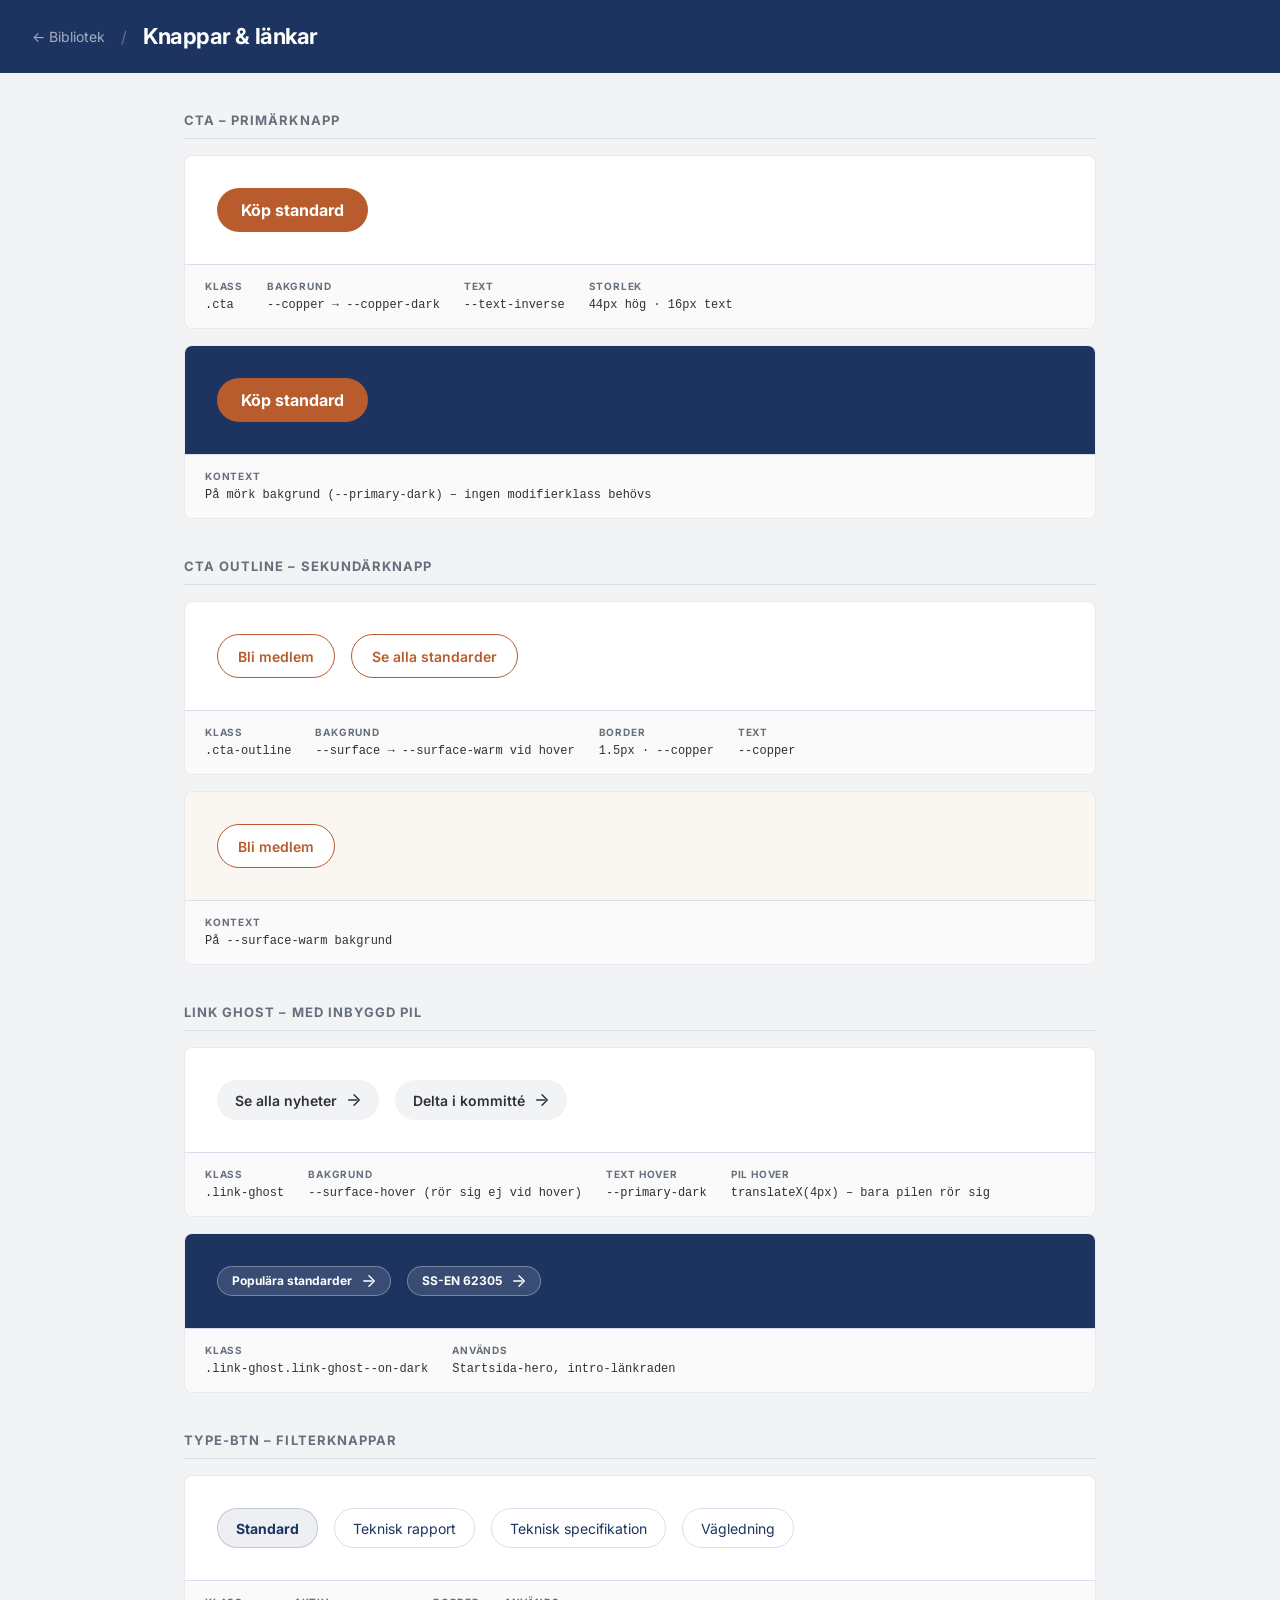
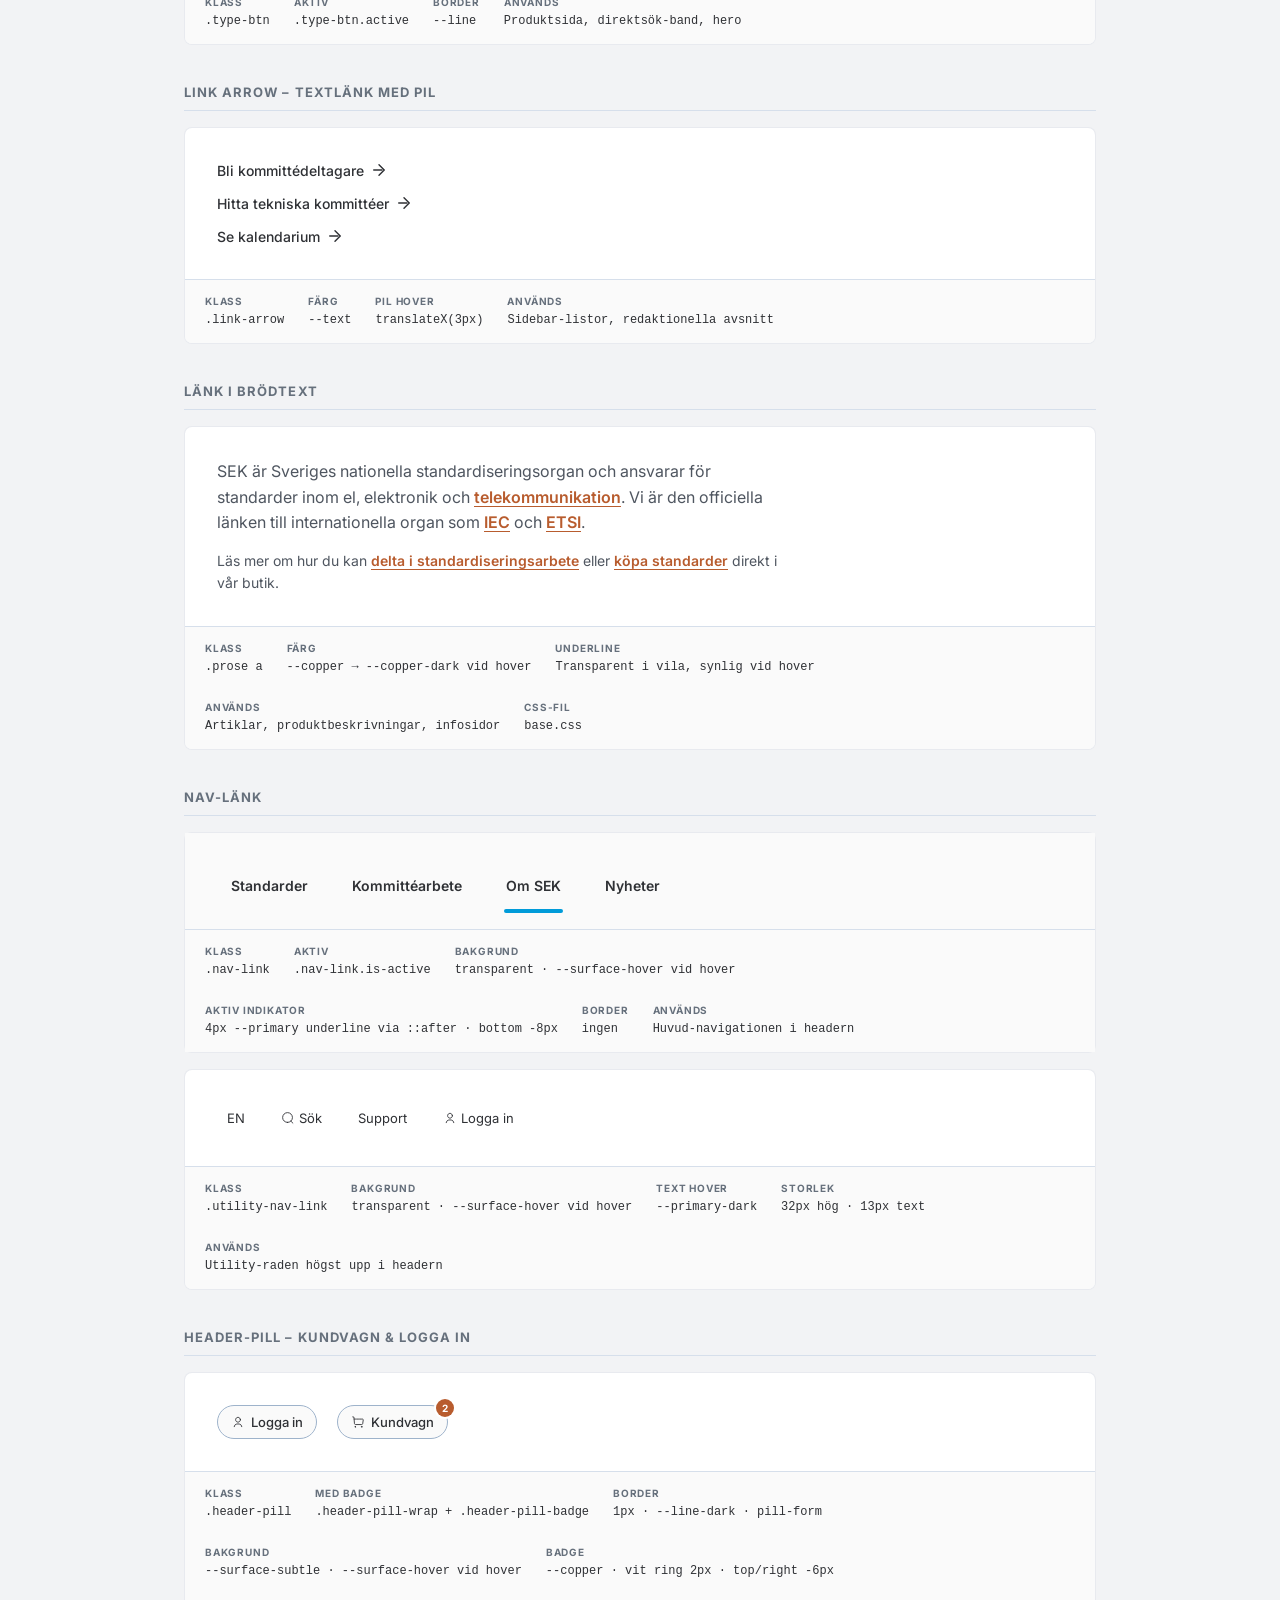
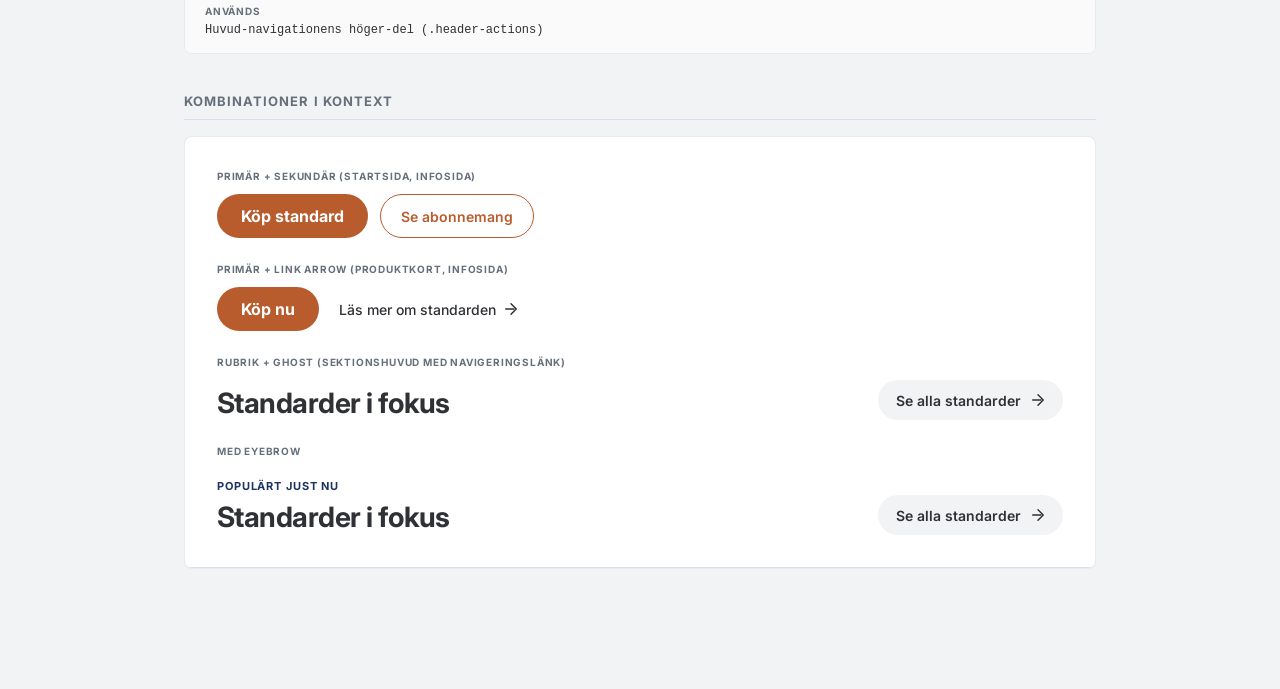
<file: components/knappar.html>
<!DOCTYPE html>
<html lang="sv">
<head>
  <meta charset="UTF-8" />
  <meta name="viewport" content="width=device-width, initial-scale=1.0" />
  <title>SEK – Knappar & länkar</title>
  <link rel="preconnect" href="https://fonts.googleapis.com">
  <link rel="preconnect" href="https://fonts.gstatic.com" crossorigin>
  <link href="https://fonts.googleapis.com/css2?family=Inter:wght@400;500;600;700;800&display=swap" rel="stylesheet">
  <link rel="stylesheet" href="../css/tokens.css">
  <link rel="stylesheet" href="../css/base.css">
  <link rel="stylesheet" href="../css/components/buttons.css">
  <style>
    body { background: var(--surface-hover); }

    .comp-header {
      background: var(--primary-dark);
      color: var(--text-inverse);
      padding: 24px 32px;
      display: flex;
      align-items: center;
      gap: 16px;
    }
    .comp-header a {
      color: rgba(255,255,255,0.6);
      text-decoration: none;
      font-size: 14px;
    }
    .comp-header a:hover { color: var(--text-inverse); }
    .comp-header h1 {
      margin: 0;
      font-size: 22px;
      color: var(--text-inverse);
      letter-spacing: -0.02em;
    }
    .comp-header-sep { color: rgba(255,255,255,0.3); }

    .comp-body {
      max-width: 960px;
      margin: 40px auto;
      padding: 0 24px 80px;
      display: grid;
      gap: 40px;
    }

    .comp-section { display: grid; gap: 16px; }

    .comp-section-title {
      font-size: 13px;
      font-weight: 700;
      text-transform: uppercase;
      letter-spacing: 0.08em;
      color: var(--muted);
      padding-bottom: 10px;
      border-bottom: 1px solid var(--line);
      margin: 0;
    }

    .variant-block {
      background: var(--surface);
      border-radius: var(--radius-md);
      border: 1px solid rgba(29,52,97,0.10);
      overflow: hidden;
    }

    .variant-preview {
      padding: 32px;
      display: flex;
      align-items: center;
      gap: 16px;
      flex-wrap: wrap;
      border-bottom: 1px solid var(--line);
    }

    .variant-preview--dark { background: var(--primary-dark); }
    .variant-preview--warm { background: var(--surface-warm); }
    .variant-preview--subtle { background: var(--surface-subtle); }

    .variant-meta {
      padding: 14px 20px;
      background: var(--surface-subtle);
      display: flex;
      gap: 24px;
      flex-wrap: wrap;
    }

    .meta-item { display: flex; flex-direction: column; gap: 2px; }

    .meta-label {
      font-size: 10px;
      font-weight: 700;
      text-transform: uppercase;
      letter-spacing: 0.08em;
      color: var(--muted);
    }

    .meta-value {
      font-size: 12px;
      color: var(--text);
      font-family: monospace;
    }
  </style>
</head>
<body>

  <div class="comp-header">
    <a href="../index-components.html">← Bibliotek</a>
    <span class="comp-header-sep">/</span>
    <h1>Knappar & länkar</h1>
  </div>

  <div class="comp-body">

    <!-- ══════════════════════════════════════════════════════
         KNAPPAR
    ═══════════════════════════════════════════════════════ -->

    <!-- CTA – PRIMÄR -->
    <section class="comp-section">
      <h2 class="comp-section-title">CTA – Primärknapp</h2>

      <div class="variant-block">
        <div class="variant-preview">
          <button class="cta">Köp standard</button>
        </div>
        <div class="variant-meta">
          <div class="meta-item"><span class="meta-label">Klass</span><span class="meta-value">.cta</span></div>
          <div class="meta-item"><span class="meta-label">Bakgrund</span><span class="meta-value">--copper → --copper-dark</span></div>
          <div class="meta-item"><span class="meta-label">Text</span><span class="meta-value">--text-inverse</span></div>
          <div class="meta-item"><span class="meta-label">Storlek</span><span class="meta-value">44px hög · 16px text</span></div>
        </div>
      </div>

      <div class="variant-block">
        <div class="variant-preview variant-preview--dark">
          <button class="cta">Köp standard</button>
        </div>
        <div class="variant-meta">
          <div class="meta-item"><span class="meta-label">Kontext</span><span class="meta-value">På mörk bakgrund (--primary-dark) – ingen modifierklass behövs</span></div>
        </div>
      </div>
    </section>

    <!-- CTA OUTLINE – SEKUNDÄR -->
    <section class="comp-section">
      <h2 class="comp-section-title">CTA Outline – Sekundärknapp</h2>

      <div class="variant-block">
        <div class="variant-preview">
          <a href="#" class="cta-outline">Bli medlem</a>
          <a href="#" class="cta-outline">Se alla standarder</a>
        </div>
        <div class="variant-meta">
          <div class="meta-item"><span class="meta-label">Klass</span><span class="meta-value">.cta-outline</span></div>
          <div class="meta-item"><span class="meta-label">Bakgrund</span><span class="meta-value">--surface → --surface-warm vid hover</span></div>
          <div class="meta-item"><span class="meta-label">Border</span><span class="meta-value">1.5px · --copper</span></div>
          <div class="meta-item"><span class="meta-label">Text</span><span class="meta-value">--copper</span></div>
        </div>
      </div>

      <div class="variant-block">
        <div class="variant-preview variant-preview--warm">
          <a href="#" class="cta-outline">Bli medlem</a>
        </div>
        <div class="variant-meta">
          <div class="meta-item"><span class="meta-label">Kontext</span><span class="meta-value">På --surface-warm bakgrund</span></div>
        </div>
      </div>
    </section>

    <!-- LINK GHOST -->
    <section class="comp-section">
      <h2 class="comp-section-title">Link Ghost – med inbyggd pil</h2>

      <div class="variant-block">
        <div class="variant-preview">
          <a href="#" class="link-ghost">Se alla nyheter</a>
          <a href="#" class="link-ghost">Delta i kommitté</a>
        </div>
        <div class="variant-meta">
          <div class="meta-item"><span class="meta-label">Klass</span><span class="meta-value">.link-ghost</span></div>
          <div class="meta-item"><span class="meta-label">Bakgrund</span><span class="meta-value">--surface-hover (rör sig ej vid hover)</span></div>
          <div class="meta-item"><span class="meta-label">Text hover</span><span class="meta-value">--primary-dark</span></div>
          <div class="meta-item"><span class="meta-label">Pil hover</span><span class="meta-value">translateX(4px) – bara pilen rör sig</span></div>
        </div>
      </div>

      <div class="variant-block">
        <div class="variant-preview variant-preview--dark">
          <a href="#" class="link-ghost link-ghost--on-dark">Populära standarder</a>
          <a href="#" class="link-ghost link-ghost--on-dark">SS-EN 62305</a>
        </div>
        <div class="variant-meta">
          <div class="meta-item"><span class="meta-label">Klass</span><span class="meta-value">.link-ghost.link-ghost--on-dark</span></div>
          <div class="meta-item"><span class="meta-label">Används</span><span class="meta-value">Startsida-hero, intro-länkraden</span></div>
        </div>
      </div>
    </section>

    <!-- TYPE-BTN -->
    <section class="comp-section">
      <h2 class="comp-section-title">Type-btn – Filterknappar</h2>

      <div class="variant-block">
        <div class="variant-preview" style="flex-wrap: wrap;">
          <button class="type-btn active">Standard</button>
          <button class="type-btn">Teknisk rapport</button>
          <button class="type-btn">Teknisk specifikation</button>
          <button class="type-btn">Vägledning</button>
        </div>
        <div class="variant-meta">
          <div class="meta-item"><span class="meta-label">Klass</span><span class="meta-value">.type-btn</span></div>
          <div class="meta-item"><span class="meta-label">Aktiv</span><span class="meta-value">.type-btn.active</span></div>
          <div class="meta-item"><span class="meta-label">Border</span><span class="meta-value">--line</span></div>
          <div class="meta-item"><span class="meta-label">Används</span><span class="meta-value">Produktsida, direktsök-band, hero</span></div>
        </div>
      </div>
    </section>

    <!-- ══════════════════════════════════════════════════════
         LÄNKAR
    ═══════════════════════════════════════════════════════ -->

    <!-- LINK ARROW -->
    <section class="comp-section">
      <h2 class="comp-section-title">Link Arrow – Textlänk med pil</h2>

      <div class="variant-block">
        <div class="variant-preview" style="flex-direction: column; align-items: flex-start; gap: 12px;">
          <a href="#" class="link-arrow">Bli kommittédeltagare</a>
          <a href="#" class="link-arrow">Hitta tekniska kommittéer</a>
          <a href="#" class="link-arrow">Se kalendarium</a>
        </div>
        <div class="variant-meta">
          <div class="meta-item"><span class="meta-label">Klass</span><span class="meta-value">.link-arrow</span></div>
          <div class="meta-item"><span class="meta-label">Färg</span><span class="meta-value">--text</span></div>
          <div class="meta-item"><span class="meta-label">Pil hover</span><span class="meta-value">translateX(3px)</span></div>
          <div class="meta-item"><span class="meta-label">Används</span><span class="meta-value">Sidebar-listor, redaktionella avsnitt</span></div>
        </div>
      </div>
    </section>

    <!-- LÄNK I BRÖDTEXT -->
    <section class="comp-section">
      <h2 class="comp-section-title">Länk i brödtext</h2>

      <div class="variant-block">
        <div class="variant-preview" style="flex-direction: column; align-items: flex-start;">
          <div class="prose" style="max-width: 56ch;">
            <p style="font-size:16px; line-height:1.6; color:var(--accent); margin:0 0 14px;">
              SEK är Sveriges nationella standardiseringsorgan och ansvarar för standarder inom el, elektronik och
              <a href="#">telekommunikation</a>. Vi är den officiella länken till internationella organ som
              <a href="#">IEC</a> och <a href="#">ETSI</a>.
            </p>
            <p style="font-size:14px; line-height:1.6; color:var(--accent); margin:0;">
              Läs mer om hur du kan <a href="#">delta i standardiseringsarbete</a> eller
              <a href="#">köpa standarder</a> direkt i vår butik.
            </p>
          </div>
        </div>
        <div class="variant-meta">
          <div class="meta-item"><span class="meta-label">Klass</span><span class="meta-value">.prose a</span></div>
          <div class="meta-item"><span class="meta-label">Färg</span><span class="meta-value">--copper → --copper-dark vid hover</span></div>
          <div class="meta-item"><span class="meta-label">Underline</span><span class="meta-value">Transparent i vila, synlig vid hover</span></div>
          <div class="meta-item"><span class="meta-label">Används</span><span class="meta-value">Artiklar, produktbeskrivningar, infosidor</span></div>
          <div class="meta-item"><span class="meta-label">CSS-fil</span><span class="meta-value">base.css</span></div>
        </div>
      </div>
    </section>

    <!-- NAV-LÄNK -->
    <section class="comp-section">
      <h2 class="comp-section-title">Nav-länk</h2>

      <div class="variant-block" style="overflow:visible;">
        <div class="variant-preview variant-preview--subtle" style="padding-bottom: 24px; overflow:visible;">
          <a href="#" class="nav-link">Standarder</a>
          <a href="#" class="nav-link">Kommittéarbete</a>
          <a href="#" class="nav-link is-active">Om SEK</a>
          <a href="#" class="nav-link">Nyheter</a>
        </div>
        <div class="variant-meta">
          <div class="meta-item"><span class="meta-label">Klass</span><span class="meta-value">.nav-link</span></div>
          <div class="meta-item"><span class="meta-label">Aktiv</span><span class="meta-value">.nav-link.is-active</span></div>
          <div class="meta-item"><span class="meta-label">Bakgrund</span><span class="meta-value">transparent · --surface-hover vid hover</span></div>
          <div class="meta-item"><span class="meta-label">Aktiv indikator</span><span class="meta-value">4px --primary underline via ::after · bottom -8px</span></div>
          <div class="meta-item"><span class="meta-label">Border</span><span class="meta-value">ingen</span></div>
          <div class="meta-item"><span class="meta-label">Används</span><span class="meta-value">Huvud-navigationen i headern</span></div>
        </div>
      </div>

      <div class="variant-block">
        <div class="variant-preview">
          <a href="#" class="utility-nav-link">EN</a>
          <a href="#" class="utility-nav-link">
            <svg width="14" height="14" viewBox="0 0 24 24" fill="none" stroke="currentColor" stroke-width="1.5" stroke-linecap="round" stroke-linejoin="round"><path d="M11.195 19.6124C15.8436 19.6124 19.6121 15.8439 19.6121 11.1952C19.6121 6.54656 15.8436 2.77808 11.195 2.77808C6.54631 2.77808 2.77783 6.54656 2.77783 11.1952C2.77783 15.8439 6.54631 19.6124 11.195 19.6124Z"/><path d="M17.0493 17.4866L20.3493 20.778"/></svg>
            Sök
          </a>
          <a href="#" class="utility-nav-link">Support</a>
          <a href="#" class="utility-nav-link">
            <svg width="14" height="14" viewBox="0 0 24 24" fill="none" stroke="currentColor" stroke-width="1.5" stroke-linecap="round" stroke-linejoin="round"><path d="M5.54102 19.9996C5.54102 17.891 7.20466 15.2656 11.9998 15.2656C16.794 15.2656 18.4576 17.8719 18.4576 19.9815"/><path fill-rule="evenodd" clip-rule="evenodd" d="M16.1254 8.12567C16.1254 10.4043 14.2784 12.2513 11.9997 12.2513C9.722 12.2513 7.875 10.4043 7.875 8.12567C7.875 5.847 9.722 4 11.9997 4C14.2784 4 16.1254 5.847 16.1254 8.12567Z"/></svg>
            Logga in
          </a>
        </div>
        <div class="variant-meta">
          <div class="meta-item"><span class="meta-label">Klass</span><span class="meta-value">.utility-nav-link</span></div>
          <div class="meta-item"><span class="meta-label">Bakgrund</span><span class="meta-value">transparent · --surface-hover vid hover</span></div>
          <div class="meta-item"><span class="meta-label">Text hover</span><span class="meta-value">--primary-dark</span></div>
          <div class="meta-item"><span class="meta-label">Storlek</span><span class="meta-value">32px hög · 13px text</span></div>
          <div class="meta-item"><span class="meta-label">Används</span><span class="meta-value">Utility-raden högst upp i headern</span></div>
        </div>
      </div>
    </section>

    <!-- HEADER-PILL -->
    <section class="comp-section">
      <h2 class="comp-section-title">Header-pill – Kundvagn &amp; Logga in</h2>

      <div class="variant-block">
        <div class="variant-preview" style="gap: 20px;">
          <!-- Utan badge -->
          <a href="#" class="header-pill">
            <svg viewBox="0 0 24 24" fill="none" stroke="currentColor" stroke-width="1.5" stroke-linecap="round" stroke-linejoin="round"><path d="M5.54102 19.9996C5.54102 17.891 7.20466 15.2656 11.9998 15.2656C16.794 15.2656 18.4576 17.8719 18.4576 19.9815"/><path fill-rule="evenodd" clip-rule="evenodd" d="M16.1254 8.12567C16.1254 10.4043 14.2784 12.2513 11.9997 12.2513C9.722 12.2513 7.875 10.4043 7.875 8.12567C7.875 5.847 9.722 4 11.9997 4C14.2784 4 16.1254 5.847 16.1254 8.12567Z"/></svg>
            Logga in
          </a>
          <!-- Med badge -->
          <div class="header-pill-wrap">
            <a href="#" class="header-pill">
              <svg viewBox="0 0 24 24" fill="none" stroke="currentColor" stroke-width="1.5" stroke-linecap="round" stroke-linejoin="round"><path d="M3 3.24609L5.02379 3.59636L5.96076 14.7593C6.03568 15.67 6.79849 16.3705 7.71211 16.3676H18.3263C19.199 16.3696 19.9395 15.7274 20.063 14.8634L20.9864 8.48264C21.0895 7.76945 20.5953 7.10783 19.8821 7.00469C19.8198 6.99593 5.34876 6.99107 5.34876 6.99107"/><path d="M7.28903 20.2452V20.3633M7.7678 20.2706C7.7678 20.5365 7.55203 20.7521 7.28609 20.7521C7.02016 20.7521 6.80469 20.5365 6.80469 20.2706C6.80469 20.0046 7.02016 19.7891 7.28609 19.7891C7.55203 19.7891 7.7678 20.0046 7.7678 20.2706Z"/><path d="M18.3125 20.2452V20.3633M18.7912 20.2706C18.7912 20.5365 18.5755 20.7521 18.3095 20.7521C18.0436 20.7521 17.8281 20.5365 17.8281 20.2706C17.8281 20.0046 18.0436 19.7891 18.3095 19.7891C18.5755 19.7891 18.7912 20.0046 18.7912 20.2706Z"/></svg>
              Kundvagn
            </a>
            <span class="header-pill-badge">2</span>
          </div>
        </div>
        <div class="variant-meta">
          <div class="meta-item"><span class="meta-label">Klass</span><span class="meta-value">.header-pill</span></div>
          <div class="meta-item"><span class="meta-label">Med badge</span><span class="meta-value">.header-pill-wrap + .header-pill-badge</span></div>
          <div class="meta-item"><span class="meta-label">Border</span><span class="meta-value">1px · --line-dark · pill-form</span></div>
          <div class="meta-item"><span class="meta-label">Bakgrund</span><span class="meta-value">--surface-subtle · --surface-hover vid hover</span></div>
          <div class="meta-item"><span class="meta-label">Badge</span><span class="meta-value">--copper · vit ring 2px · top/right -6px</span></div>
          <div class="meta-item"><span class="meta-label">Används</span><span class="meta-value">Huvud-navigationens höger-del (.header-actions)</span></div>
        </div>
      </div>
    </section>

    <!-- KOMBINATIONER -->
    <section class="comp-section">
      <h2 class="comp-section-title">Kombinationer i kontext</h2>

      <div class="variant-block">
        <div class="variant-preview" style="flex-direction: column; align-items: flex-start; gap: 24px;">

          <div>
            <div class="meta-label" style="margin-bottom: 10px;">Primär + Sekundär (startsida, infosida)</div>
            <div style="display:flex; gap:12px; flex-wrap:wrap; align-items:center;">
              <a href="#" class="cta">Köp standard</a>
              <a href="#" class="cta-outline">Se abonnemang</a>
            </div>
          </div>

          <div>
            <div class="meta-label" style="margin-bottom: 10px;">Primär + Link Arrow (produktkort, infosida)</div>
            <div style="display:flex; gap:20px; flex-wrap:wrap; align-items:center;">
              <a href="#" class="cta">Köp nu</a>
              <a href="#" class="link-arrow">Läs mer om standarden</a>
            </div>
          </div>

          <div style="width:100%;">
            <div class="meta-label" style="margin-bottom: 10px;">Rubrik + Ghost (sektionshuvud med navigeringslänk)</div>
            <div style="display:flex; justify-content:space-between; align-items:flex-end; width:100%;">
              <h2 class="section-title">Standarder i fokus</h2>
              <a href="#" class="link-ghost">Se alla standarder</a>
            </div>
          </div>

          <div style="width:100%;">
            <div class="meta-label" style="margin-bottom: 10px;">Med eyebrow</div>
            <div style="display:flex; justify-content:space-between; align-items:flex-end; width:100%;">
              <div>
                <p class="eyebrow" style="margin-bottom:8px;">Populärt just nu</p>
                <h2 class="section-title">Standarder i fokus</h2>
              </div>
              <a href="#" class="link-ghost">Se alla standarder</a>
            </div>
          </div>

        </div>
      </div>
    </section>

  </div>
</body>
</html>
</file>
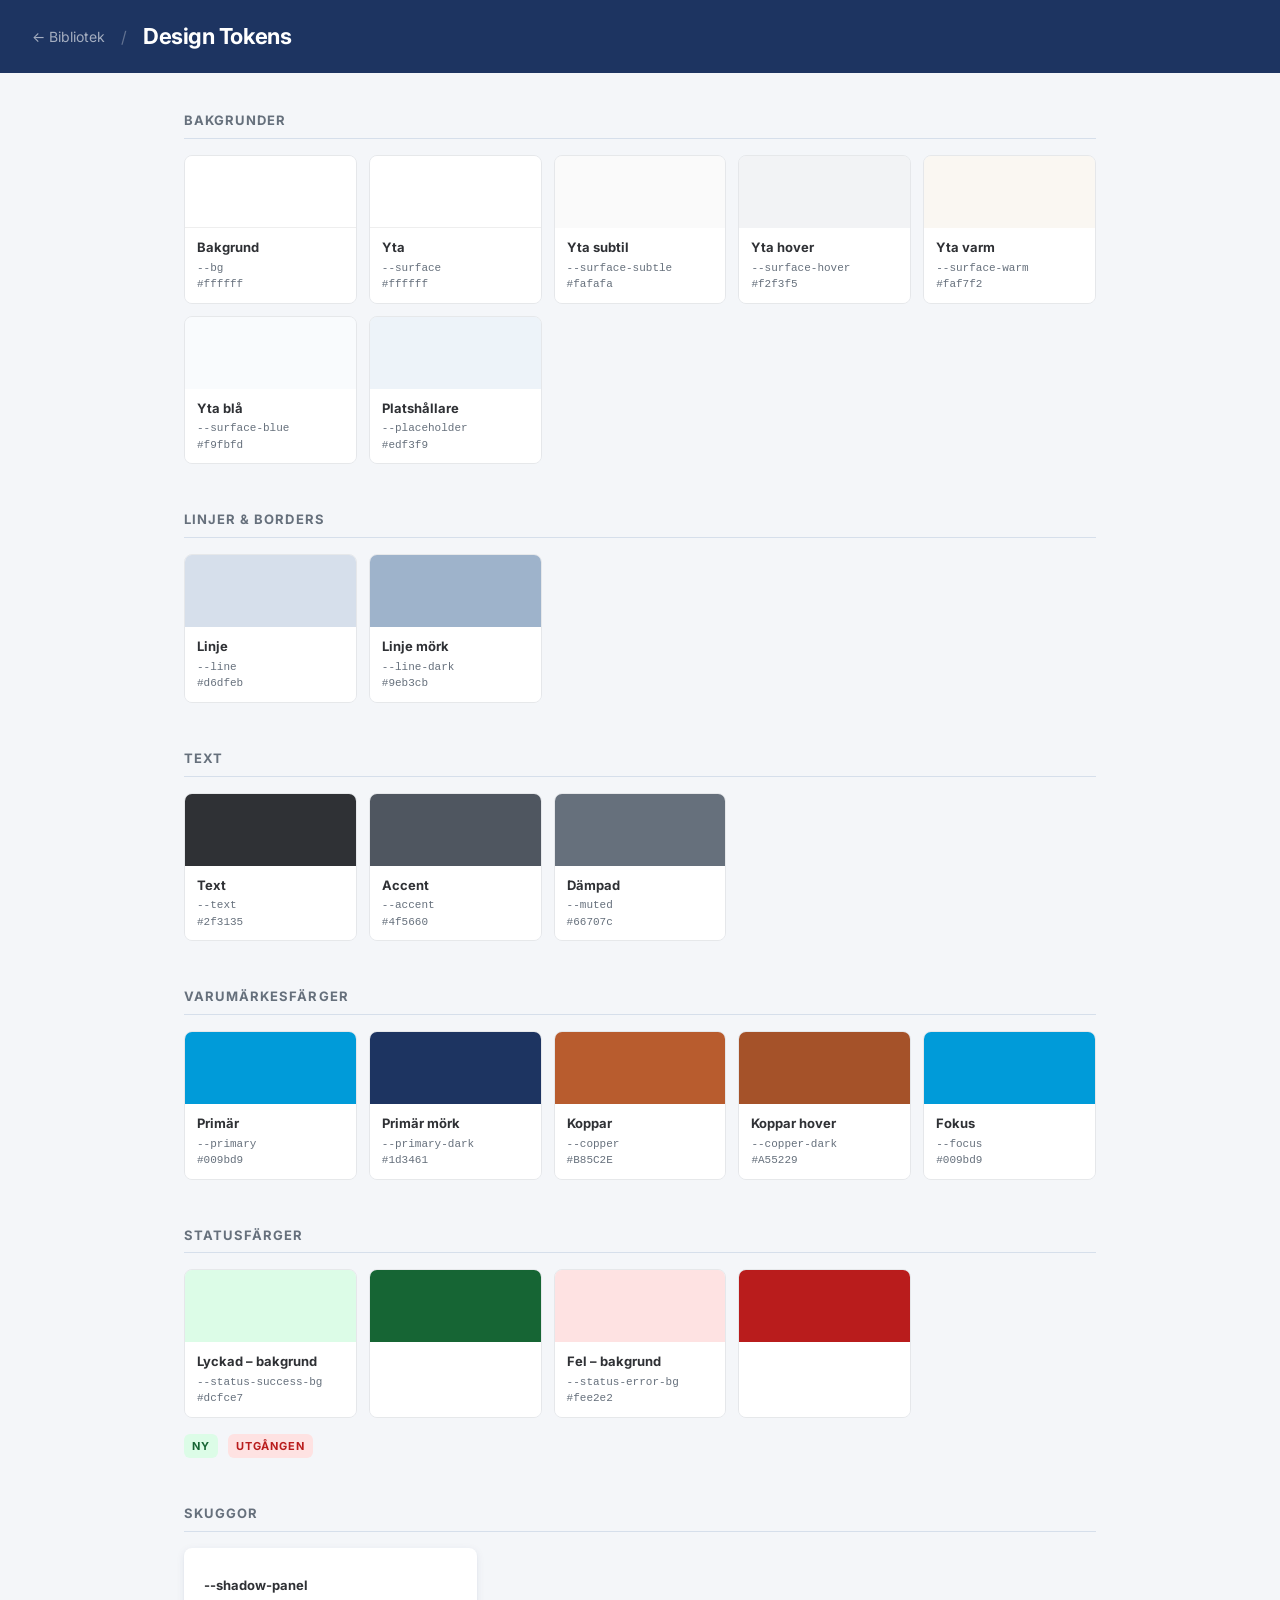
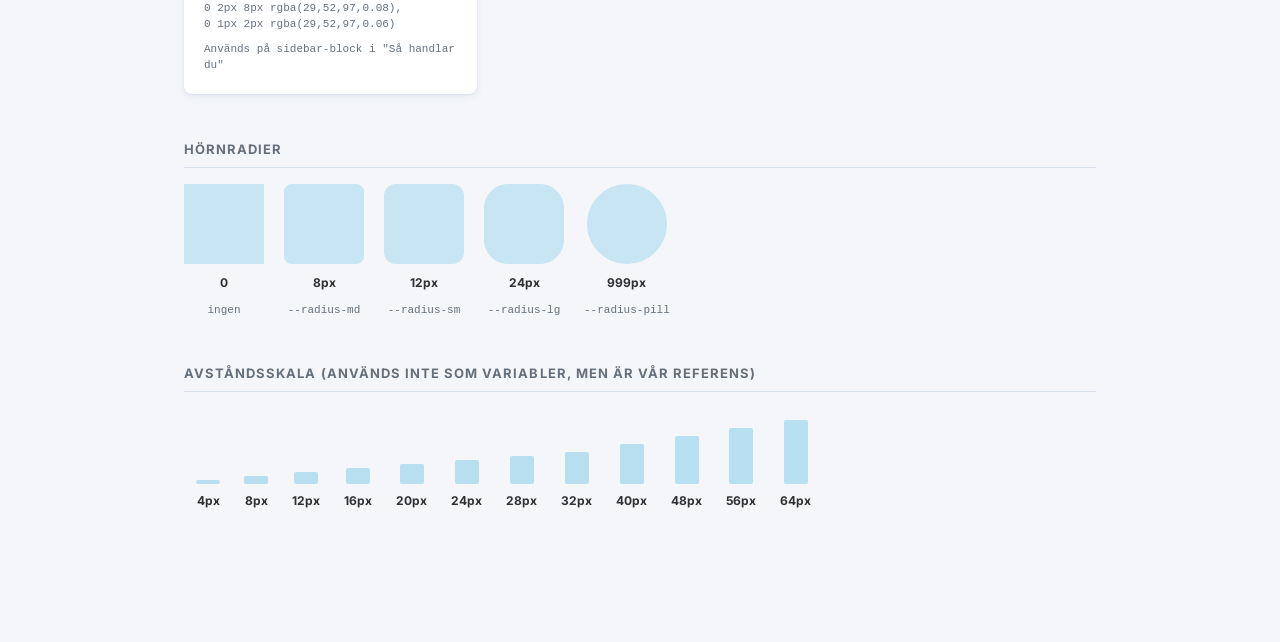
<file: components/tokens.html>
<!DOCTYPE html>
<html lang="sv">
<head>
  <meta charset="UTF-8" />
  <meta name="viewport" content="width=device-width, initial-scale=1.0" />
  <title>SEK – Design Tokens</title>
  <link rel="preconnect" href="https://fonts.googleapis.com">
  <link rel="preconnect" href="https://fonts.gstatic.com" crossorigin>
  <link href="https://fonts.googleapis.com/css2?family=Inter:wght@400;500;600;700;800&display=swap" rel="stylesheet">
  <link rel="stylesheet" href="../css/tokens.css">
  <link rel="stylesheet" href="../css/base.css">
  <style>
    body { background: #f4f6f9; }

    .comp-header {
      background: var(--primary-dark);
      color: #fff;
      padding: 24px 32px;
      display: flex;
      align-items: center;
      gap: 16px;
    }
    .comp-header a {
      color: rgba(255,255,255,0.6);
      text-decoration: none;
      font-size: 14px;
    }
    .comp-header a:hover { color: #fff; }
    .comp-header h1 {
      margin: 0;
      font-size: 22px;
      color: #fff;
      letter-spacing: -0.02em;
    }
    .comp-header-sep { color: rgba(255,255,255,0.3); }

    .comp-body {
      max-width: 960px;
      margin: 40px auto;
      padding: 0 24px 80px;
      display: grid;
      gap: 48px;
    }

    .token-section h2 {
      font-size: 13px;
      font-weight: 700;
      text-transform: uppercase;
      letter-spacing: 0.08em;
      color: var(--muted);
      margin: 0 0 16px;
      padding-bottom: 10px;
      border-bottom: 1px solid var(--line);
    }

    /* Färgpaletten */
    .color-grid {
      display: grid;
      grid-template-columns: repeat(auto-fill, minmax(160px, 1fr));
      gap: 12px;
    }

    .color-swatch {
      border-radius: var(--radius-md);
      overflow: hidden;
      box-shadow: var(--shadow-card);
      border: 1px solid rgba(0,0,0,0.06);
    }

    .color-swatch-block {
      height: 72px;
    }

    .color-swatch-label {
      background: #fff;
      padding: 10px 12px;
    }

    .color-swatch-name {
      font-size: 13px;
      font-weight: 700;
      color: var(--text);
      display: block;
    }

    .color-swatch-var {
      font-size: 11px;
      color: var(--muted);
      font-family: monospace;
      display: block;
      margin-top: 2px;
    }

    .color-swatch-hex {
      font-size: 11px;
      color: var(--muted);
      font-family: monospace;
      display: block;
    }

    /* Skuggor */
    .shadow-grid {
      display: grid;
      grid-template-columns: repeat(auto-fill, minmax(220px, 1fr));
      gap: 16px;
    }

    .shadow-card {
      background: #fff;
      border-radius: var(--radius-md);
      padding: 28px 20px 20px;
    }

    .shadow-card-name {
      font-size: 13px;
      font-weight: 700;
      color: var(--text);
      margin-bottom: 4px;
    }

    .shadow-card-value {
      font-size: 11px;
      color: var(--muted);
      font-family: monospace;
      line-height: 1.5;
      word-break: break-all;
    }

    /* Radier */
    .radius-grid {
      display: flex;
      gap: 20px;
      flex-wrap: wrap;
      align-items: flex-end;
    }

    .radius-item {
      display: flex;
      flex-direction: column;
      align-items: center;
      gap: 10px;
    }

    .radius-box {
      width: 80px;
      height: 80px;
      background: var(--primary);
      opacity: 0.18;
      border: 2px solid var(--primary);
    }

    .radius-label {
      font-size: 12px;
      font-weight: 700;
      color: var(--text);
      text-align: center;
    }

    .radius-var {
      font-size: 11px;
      color: var(--muted);
      font-family: monospace;
    }

    /* Avstånd */
    .spacing-grid {
      display: flex;
      gap: 0;
      align-items: flex-end;
      flex-wrap: wrap;
    }

    .spacing-item {
      display: flex;
      flex-direction: column;
      align-items: center;
      gap: 8px;
      padding: 12px;
    }

    .spacing-bar {
      background: var(--primary);
      opacity: 0.25;
      width: 24px;
      border-radius: 2px;
    }

    .spacing-val {
      font-size: 12px;
      font-weight: 700;
      color: var(--text);
    }
  </style>
</head>
<body>

  <div class="comp-header">
    <a href="../index-components.html">← Bibliotek</a>
    <span class="comp-header-sep">/</span>
    <h1>Design Tokens</h1>
  </div>

  <div class="comp-body">

    <!-- BAKGRUNDER -->
    <section class="token-section">
      <h2>Bakgrunder</h2>
      <div class="color-grid">
        <div class="color-swatch">
          <div class="color-swatch-block" style="background: var(--bg); border-bottom: 1px solid #eee;"></div>
          <div class="color-swatch-label">
            <span class="color-swatch-name">Bakgrund</span>
            <span class="color-swatch-var">--bg</span>
            <span class="color-swatch-hex">#ffffff</span>
          </div>
        </div>
        <div class="color-swatch">
          <div class="color-swatch-block" style="background: var(--surface); border-bottom: 1px solid #eee;"></div>
          <div class="color-swatch-label">
            <span class="color-swatch-name">Yta</span>
            <span class="color-swatch-var">--surface</span>
            <span class="color-swatch-hex">#ffffff</span>
          </div>
        </div>
        <div class="color-swatch">
          <div class="color-swatch-block" style="background: var(--surface-subtle);"></div>
          <div class="color-swatch-label">
            <span class="color-swatch-name">Yta subtil</span>
            <span class="color-swatch-var">--surface-subtle</span>
            <span class="color-swatch-hex">#fafafa</span>
          </div>
        </div>
        <div class="color-swatch">
          <div class="color-swatch-block" style="background: var(--surface-hover);"></div>
          <div class="color-swatch-label">
            <span class="color-swatch-name">Yta hover</span>
            <span class="color-swatch-var">--surface-hover</span>
            <span class="color-swatch-hex">#f2f3f5</span>
          </div>
        </div>
        <div class="color-swatch">
          <div class="color-swatch-block" style="background: var(--surface-warm);"></div>
          <div class="color-swatch-label">
            <span class="color-swatch-name">Yta varm</span>
            <span class="color-swatch-var">--surface-warm</span>
            <span class="color-swatch-hex">#faf7f2</span>
          </div>
        </div>
        <div class="color-swatch">
          <div class="color-swatch-block" style="background: var(--surface-blue);"></div>
          <div class="color-swatch-label">
            <span class="color-swatch-name">Yta blå</span>
            <span class="color-swatch-var">--surface-blue</span>
            <span class="color-swatch-hex">#f9fbfd</span>
          </div>
        </div>
        <div class="color-swatch">
          <div class="color-swatch-block" style="background: var(--placeholder);"></div>
          <div class="color-swatch-label">
            <span class="color-swatch-name">Platshållare</span>
            <span class="color-swatch-var">--placeholder</span>
            <span class="color-swatch-hex">#edf3f9</span>
          </div>
        </div>
      </div>
    </section>

    <!-- LINJER -->
    <section class="token-section">
      <h2>Linjer & borders</h2>
      <div class="color-grid">
        <div class="color-swatch">
          <div class="color-swatch-block" style="background: var(--line);"></div>
          <div class="color-swatch-label">
            <span class="color-swatch-name">Linje</span>
            <span class="color-swatch-var">--line</span>
            <span class="color-swatch-hex">#d6dfeb</span>
          </div>
        </div>
        <div class="color-swatch">
          <div class="color-swatch-block" style="background: var(--line-dark);"></div>
          <div class="color-swatch-label">
            <span class="color-swatch-name">Linje mörk</span>
            <span class="color-swatch-var">--line-dark</span>
            <span class="color-swatch-hex">#9eb3cb</span>
          </div>
        </div>
      </div>
    </section>

    <!-- TEXT -->
    <section class="token-section">
      <h2>Text</h2>
      <div class="color-grid">
        <div class="color-swatch">
          <div class="color-swatch-block" style="background: var(--text);"></div>
          <div class="color-swatch-label">
            <span class="color-swatch-name">Text</span>
            <span class="color-swatch-var">--text</span>
            <span class="color-swatch-hex">#2f3135</span>
          </div>
        </div>
        <div class="color-swatch">
          <div class="color-swatch-block" style="background: var(--accent);"></div>
          <div class="color-swatch-label">
            <span class="color-swatch-name">Accent</span>
            <span class="color-swatch-var">--accent</span>
            <span class="color-swatch-hex">#4f5660</span>
          </div>
        </div>
        <div class="color-swatch">
          <div class="color-swatch-block" style="background: var(--muted);"></div>
          <div class="color-swatch-label">
            <span class="color-swatch-name">Dämpad</span>
            <span class="color-swatch-var">--muted</span>
            <span class="color-swatch-hex">#66707c</span>
          </div>
        </div>
      </div>
    </section>

    <!-- VARUMÄRKE -->
    <section class="token-section">
      <h2>Varumärkesfärger</h2>
      <div class="color-grid">
        <div class="color-swatch">
          <div class="color-swatch-block" style="background: var(--primary);"></div>
          <div class="color-swatch-label">
            <span class="color-swatch-name">Primär</span>
            <span class="color-swatch-var">--primary</span>
            <span class="color-swatch-hex">#009bd9</span>
          </div>
        </div>
        <div class="color-swatch">
          <div class="color-swatch-block" style="background: var(--primary-dark);"></div>
          <div class="color-swatch-label">
            <span class="color-swatch-name">Primär mörk</span>
            <span class="color-swatch-var">--primary-dark</span>
            <span class="color-swatch-hex">#1d3461</span>
          </div>
        </div>
        <div class="color-swatch">
          <div class="color-swatch-block" style="background: var(--copper);"></div>
          <div class="color-swatch-label">
            <span class="color-swatch-name">Koppar</span>
            <span class="color-swatch-var">--copper</span>
            <span class="color-swatch-hex">#B85C2E</span>
          </div>
        </div>
        <div class="color-swatch">
          <div class="color-swatch-block" style="background: var(--copper-dark);"></div>
          <div class="color-swatch-label">
            <span class="color-swatch-name">Koppar hover</span>
            <span class="color-swatch-var">--copper-dark</span>
            <span class="color-swatch-hex">#A55229</span>
          </div>
        </div>
        <div class="color-swatch">
          <div class="color-swatch-block" style="background: var(--focus);"></div>
          <div class="color-swatch-label">
            <span class="color-swatch-name">Fokus</span>
            <span class="color-swatch-var">--focus</span>
            <span class="color-swatch-hex">#009bd9</span>
          </div>
        </div>
      </div>
    </section>

    <!-- STATUS -->
    <section class="token-section">
      <h2>Statusfärger</h2>
      <div class="color-grid">
        <div class="color-swatch">
          <div class="color-swatch-block" style="background: var(--status-success-bg);"></div>
          <div class="color-swatch-label">
            <span class="color-swatch-name">Lyckad – bakgrund</span>
            <span class="color-swatch-var">--status-success-bg</span>
            <span class="color-swatch-hex">#dcfce7</span>
          </div>
        </div>
        <div class="color-swatch">
          <div class="color-swatch-block" style="background: var(--status-success-text);"></div>
          <div class="color-swatch-label">
            <span class="color-swatch-name" style="color:#fff;">Lyckad – text</span>
            <span class="color-swatch-var" style="color:rgba(255,255,255,0.7);">--status-success-text</span>
            <span class="color-swatch-hex" style="color:rgba(255,255,255,0.7);">#166534</span>
          </div>
        </div>
        <div class="color-swatch">
          <div class="color-swatch-block" style="background: var(--status-error-bg);"></div>
          <div class="color-swatch-label">
            <span class="color-swatch-name">Fel – bakgrund</span>
            <span class="color-swatch-var">--status-error-bg</span>
            <span class="color-swatch-hex">#fee2e2</span>
          </div>
        </div>
        <div class="color-swatch">
          <div class="color-swatch-block" style="background: var(--status-error-text);"></div>
          <div class="color-swatch-label">
            <span class="color-swatch-name" style="color:#fff;">Fel – text</span>
            <span class="color-swatch-var" style="color:rgba(255,255,255,0.7);">--status-error-text</span>
            <span class="color-swatch-hex" style="color:rgba(255,255,255,0.7);">#b91c1c</span>
          </div>
        </div>
      </div>
      <!-- Statusbadge-förhandsgranskning -->
      <div style="display:flex; gap:10px; margin-top:16px; flex-wrap:wrap;">
        <span style="display:inline-block; padding:4px 8px; border-radius:6px; font-size:11px; font-weight:700; text-transform:uppercase; letter-spacing:0.08em; background:var(--status-success-bg); color:var(--status-success-text);">Ny</span>
        <span style="display:inline-block; padding:4px 8px; border-radius:6px; font-size:11px; font-weight:700; text-transform:uppercase; letter-spacing:0.08em; background:var(--status-error-bg); color:var(--status-error-text);">Utgången</span>
      </div>
    </section>

    <!-- SKUGGOR -->
    <section class="token-section">
      <h2>Skuggor</h2>
      <div class="shadow-grid">
        <div class="shadow-card" style="box-shadow: var(--shadow-panel);">
          <div class="shadow-card-name">--shadow-panel</div>
          <div class="shadow-card-value">0 2px 8px rgba(29,52,97,0.08),<br>0 1px 2px rgba(29,52,97,0.06)</div>
          <div class="shadow-card-value" style="margin-top:8px; color:var(--muted);">Används på sidebar-block i "Så handlar du"</div>
        </div>
      </div>
    </section>

    <!-- RADIER -->
    <section class="token-section">
      <h2>Hörnradier</h2>
      <div class="radius-grid">
        <div class="radius-item">
          <div class="radius-box" style="border-radius: 0;"></div>
          <div class="radius-label">0</div>
          <div class="radius-var">ingen</div>
        </div>
        <div class="radius-item">
          <div class="radius-box" style="border-radius: var(--radius-md);"></div>
          <div class="radius-label">8px</div>
          <div class="radius-var">--radius-md</div>
        </div>
        <div class="radius-item">
          <div class="radius-box" style="border-radius: var(--radius-sm);"></div>
          <div class="radius-label">12px</div>
          <div class="radius-var">--radius-sm</div>
        </div>
        <div class="radius-item">
          <div class="radius-box" style="border-radius: var(--radius-lg);"></div>
          <div class="radius-label">24px</div>
          <div class="radius-var">--radius-lg</div>
        </div>
        <div class="radius-item">
          <div class="radius-box" style="border-radius: var(--radius-pill);"></div>
          <div class="radius-label">999px</div>
          <div class="radius-var">--radius-pill</div>
        </div>
      </div>
    </section>

    <!-- AVSTÅND -->
    <section class="token-section">
      <h2>Avståndsskala (används inte som variabler, men är vår referens)</h2>
      <div class="spacing-grid">
        <div class="spacing-item">
          <div class="spacing-bar" style="height: 4px;"></div>
          <div class="spacing-val">4px</div>
        </div>
        <div class="spacing-item">
          <div class="spacing-bar" style="height: 8px;"></div>
          <div class="spacing-val">8px</div>
        </div>
        <div class="spacing-item">
          <div class="spacing-bar" style="height: 12px;"></div>
          <div class="spacing-val">12px</div>
        </div>
        <div class="spacing-item">
          <div class="spacing-bar" style="height: 16px;"></div>
          <div class="spacing-val">16px</div>
        </div>
        <div class="spacing-item">
          <div class="spacing-bar" style="height: 20px;"></div>
          <div class="spacing-val">20px</div>
        </div>
        <div class="spacing-item">
          <div class="spacing-bar" style="height: 24px;"></div>
          <div class="spacing-val">24px</div>
        </div>
        <div class="spacing-item">
          <div class="spacing-bar" style="height: 28px;"></div>
          <div class="spacing-val">28px</div>
        </div>
        <div class="spacing-item">
          <div class="spacing-bar" style="height: 32px;"></div>
          <div class="spacing-val">32px</div>
        </div>
        <div class="spacing-item">
          <div class="spacing-bar" style="height: 40px;"></div>
          <div class="spacing-val">40px</div>
        </div>
        <div class="spacing-item">
          <div class="spacing-bar" style="height: 48px;"></div>
          <div class="spacing-val">48px</div>
        </div>
        <div class="spacing-item">
          <div class="spacing-bar" style="height: 56px;"></div>
          <div class="spacing-val">56px</div>
        </div>
        <div class="spacing-item">
          <div class="spacing-bar" style="height: 64px;"></div>
          <div class="spacing-val">64px</div>
        </div>
      </div>
    </section>

  </div>
</body>
</html>
</file>
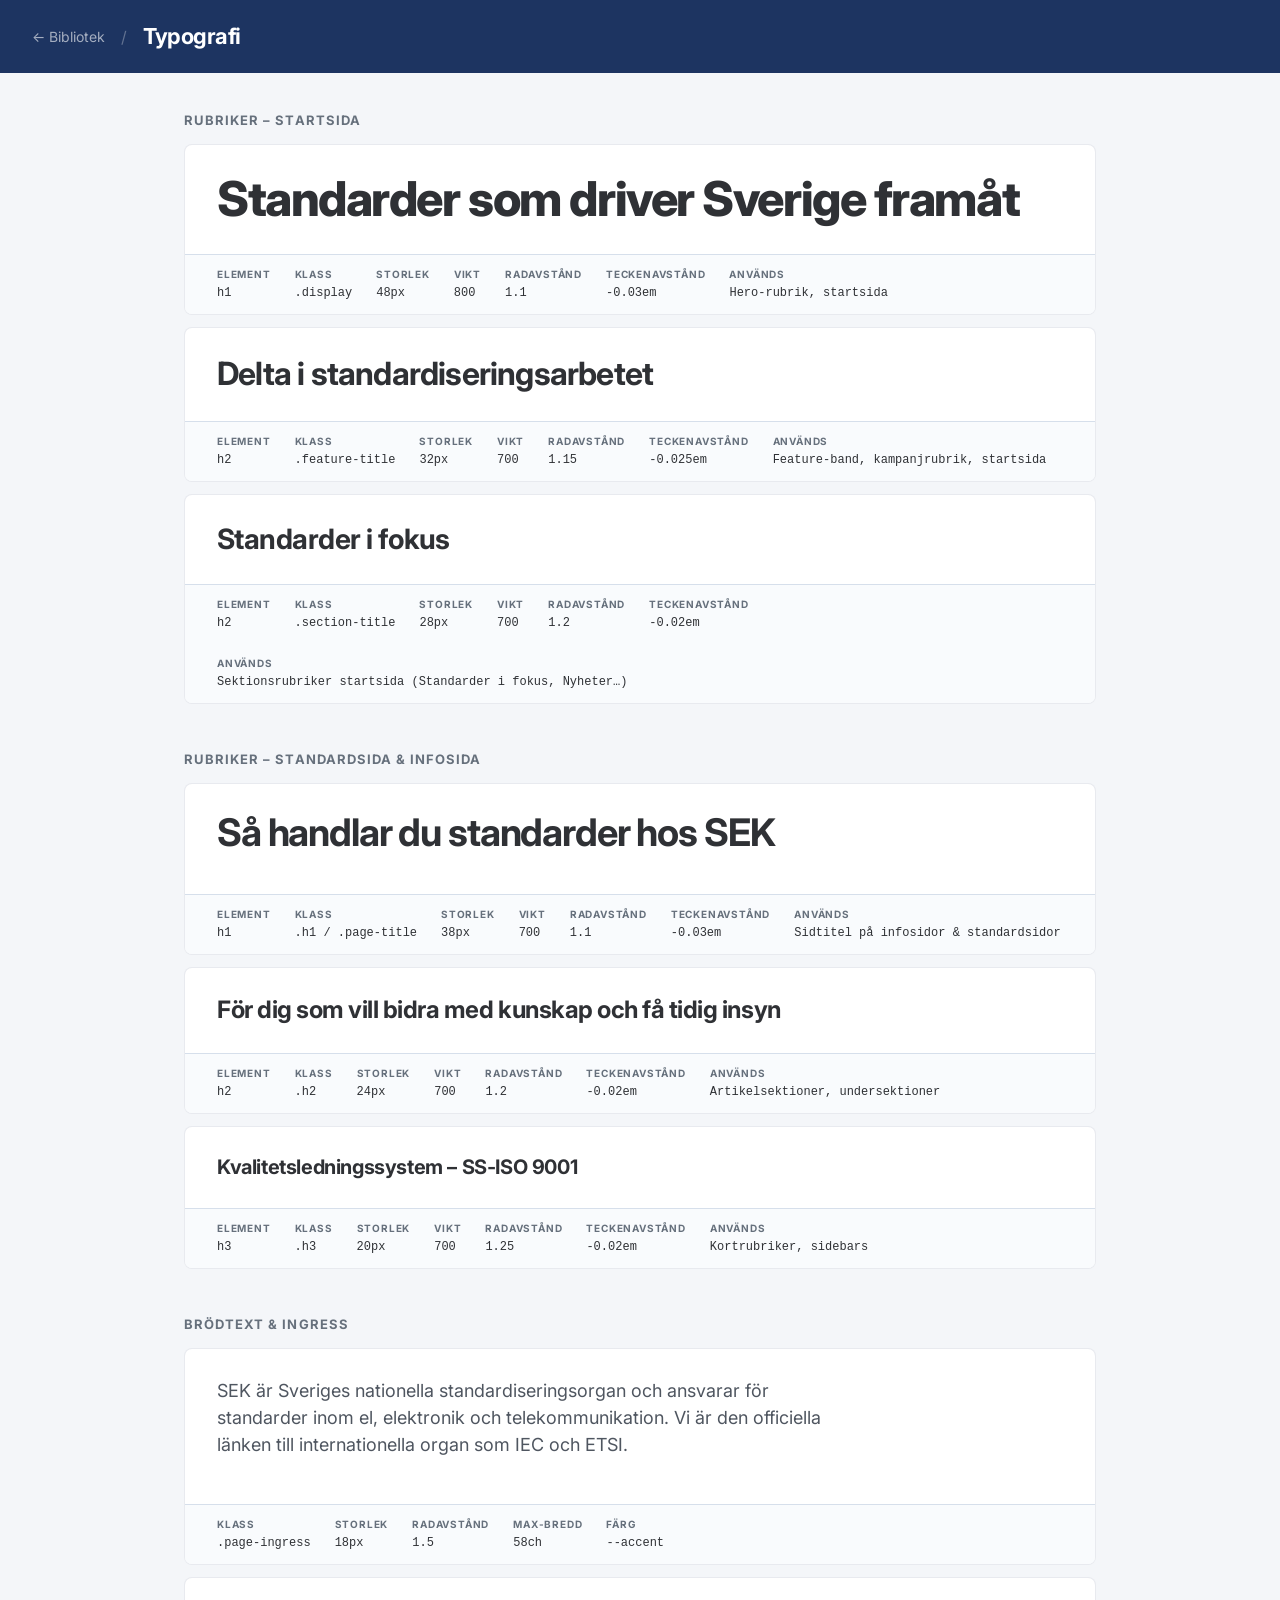
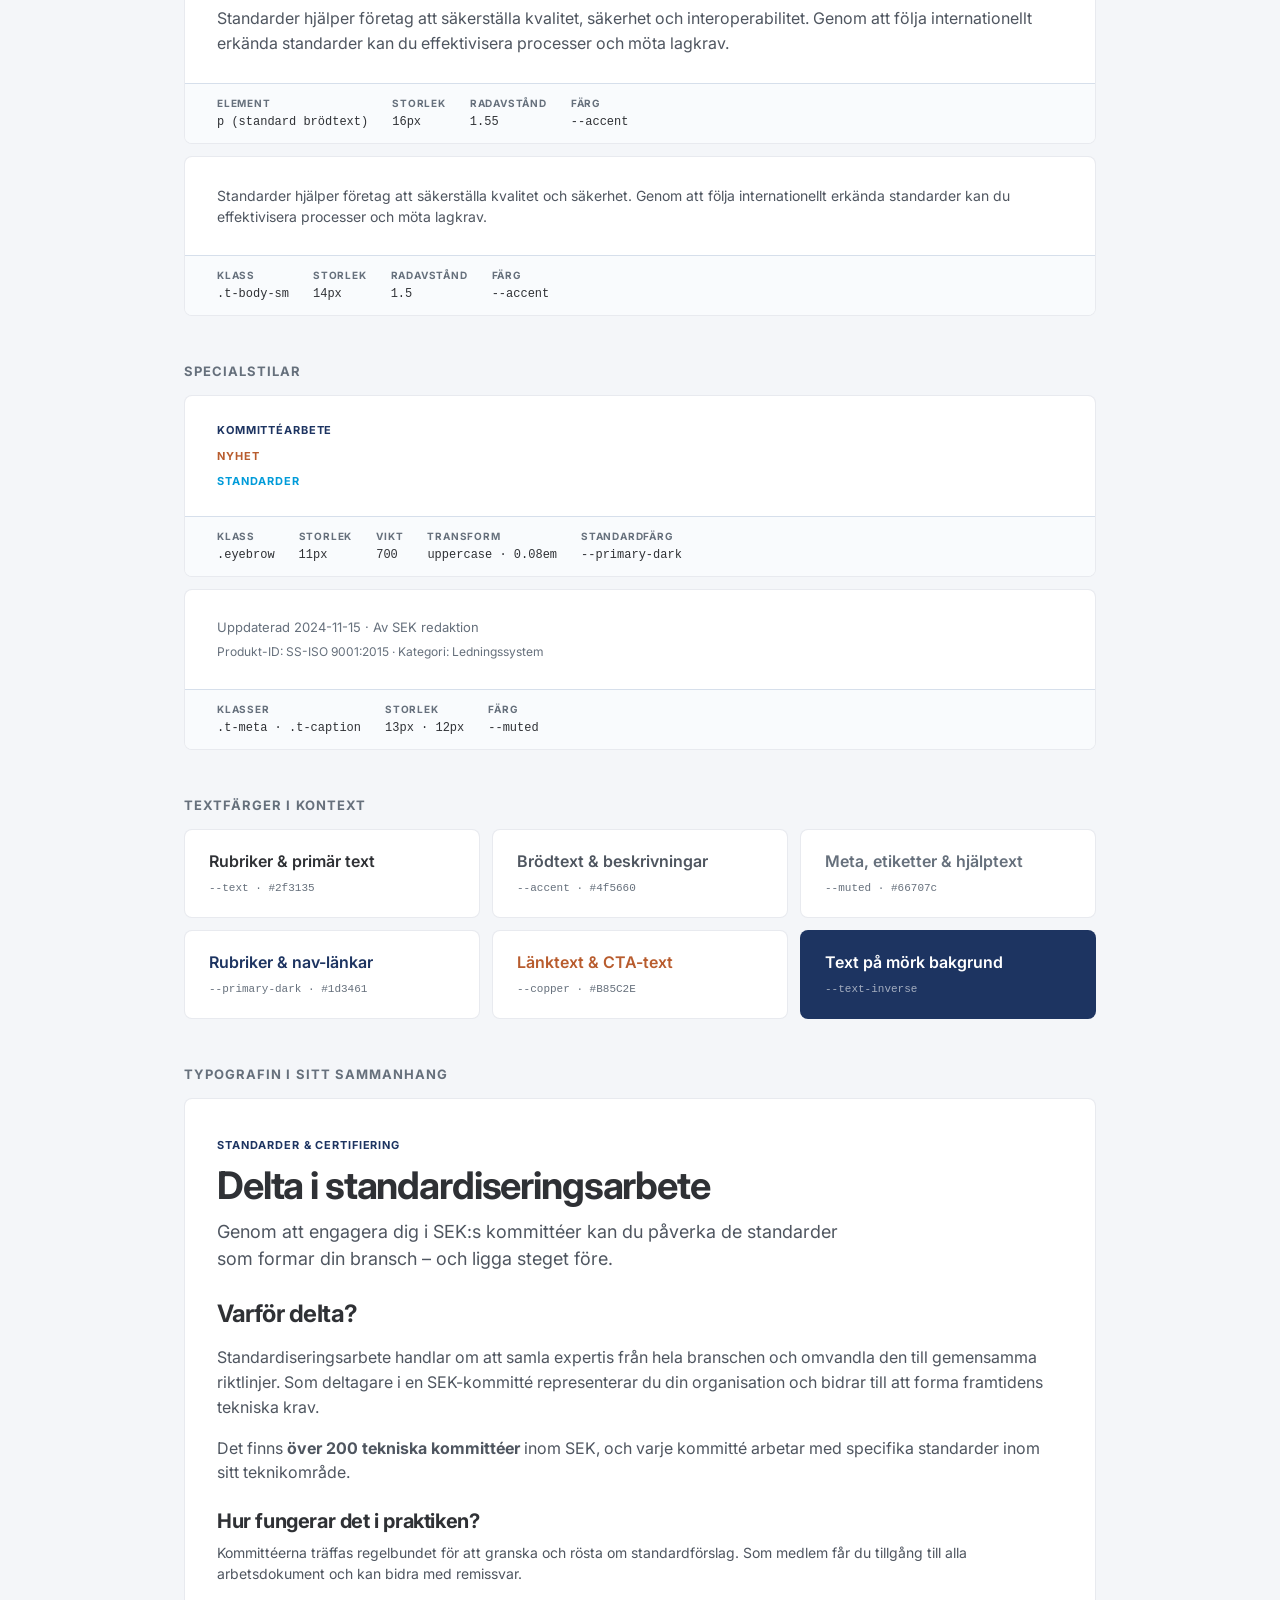
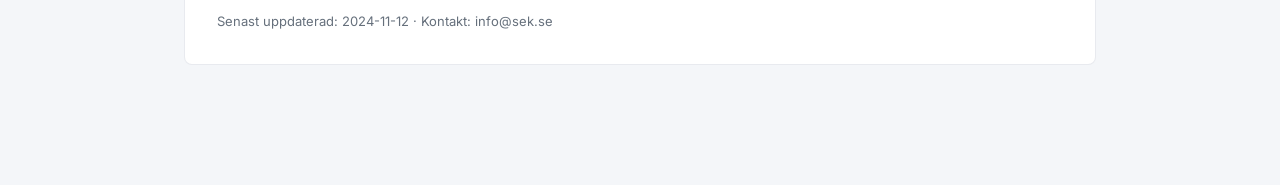
<file: components/typografi.html>
<!DOCTYPE html>
<html lang="sv">
<head>
  <meta charset="UTF-8" />
  <meta name="viewport" content="width=device-width, initial-scale=1.0" />
  <title>SEK – Typografi</title>
  <link rel="preconnect" href="https://fonts.googleapis.com">
  <link rel="preconnect" href="https://fonts.gstatic.com" crossorigin>
  <link href="https://fonts.googleapis.com/css2?family=Inter:wght@400;500;600;700;800&display=swap" rel="stylesheet">
  <link rel="stylesheet" href="../css/tokens.css">
  <link rel="stylesheet" href="../css/base.css">
  <style>
    body { background: #f4f6f9; }

    .comp-header {
      background: var(--primary-dark);
      color: #fff;
      padding: 24px 32px;
      display: flex;
      align-items: center;
      gap: 16px;
    }
    .comp-header a {
      color: rgba(255,255,255,0.6);
      text-decoration: none;
      font-size: 14px;
    }
    .comp-header a:hover { color: #fff; }
    .comp-header h1 {
      margin: 0;
      font-size: 22px;
      color: #fff;
      letter-spacing: -0.02em;
    }
    .comp-header-sep { color: rgba(255,255,255,0.3); }

    .comp-body {
      max-width: 960px;
      margin: 40px auto;
      padding: 0 24px 80px;
      display: grid;
      gap: 48px;
    }

    /* Sektionsrubrik i dokumentet */
    .token-section > h2 {
      font-size: 13px;
      font-weight: 700;
      text-transform: uppercase;
      letter-spacing: 0.08em;
      color: var(--muted);
      margin: 0 0 16px;
    }

    /* Varje typografiexempel */
    .type-example {
      background: #fff;
      border-radius: var(--radius-md);
      border: 1px solid rgba(29,52,97,0.10);
      box-shadow: var(--shadow-card);
      overflow: hidden;
    }

    .type-example-preview {
      padding: 28px 32px;
      border-bottom: 1px solid var(--line);
    }

    .type-example-meta {
      display: flex;
      gap: 24px;
      padding: 12px 32px;
      background: #f9fbfd;
      flex-wrap: wrap;
    }

    .type-meta-item {
      display: flex;
      flex-direction: column;
      gap: 2px;
    }

    .type-meta-label {
      font-size: 10px;
      font-weight: 700;
      text-transform: uppercase;
      letter-spacing: 0.08em;
      color: var(--muted);
    }

    .type-meta-value {
      font-size: 12px;
      color: var(--text);
      font-family: monospace;
    }

    /* Brödtextexempel med längre text */
    .prose-example {
      background: #fff;
      border-radius: var(--radius-md);
      border: 1px solid rgba(29,52,97,0.10);
      box-shadow: var(--shadow-card);
      padding: 32px;
    }

    /* Färgexempel för text */
    .color-row {
      display: grid;
      grid-template-columns: repeat(auto-fill, minmax(240px, 1fr));
      gap: 12px;
    }

    .color-text-example {
      background: #fff;
      border-radius: var(--radius-md);
      border: 1px solid rgba(29,52,97,0.10);
      box-shadow: var(--shadow-card);
      padding: 20px 24px;
    }

    .color-text-example .sample {
      font-size: 16px;
      font-weight: 600;
      margin-bottom: 8px;
      line-height: 1.4;
    }

    .color-text-example .meta {
      font-size: 11px;
      font-family: monospace;
      color: var(--muted);
    }
  </style>
</head>
<body>

  <div class="comp-header">
    <a href="../index-components.html">← Bibliotek</a>
    <span class="comp-header-sep">/</span>
    <h1>Typografi</h1>
  </div>

  <div class="comp-body">

    <!-- RUBRIKER – STARTSIDA -->
    <section class="token-section">
      <h2>Rubriker – Startsida</h2>

      <div style="display:grid; gap:12px;">

        <div class="type-example">
          <div class="type-example-preview">
            <h1 class="display">Standarder som driver Sverige framåt</h1>
          </div>
          <div class="type-example-meta">
            <div class="type-meta-item"><span class="type-meta-label">Element</span><span class="type-meta-value">h1</span></div>
            <div class="type-meta-item"><span class="type-meta-label">Klass</span><span class="type-meta-value">.display</span></div>
            <div class="type-meta-item"><span class="type-meta-label">Storlek</span><span class="type-meta-value">48px</span></div>
            <div class="type-meta-item"><span class="type-meta-label">Vikt</span><span class="type-meta-value">800</span></div>
            <div class="type-meta-item"><span class="type-meta-label">Radavstånd</span><span class="type-meta-value">1.1</span></div>
            <div class="type-meta-item"><span class="type-meta-label">Teckenavstånd</span><span class="type-meta-value">-0.03em</span></div>
            <div class="type-meta-item"><span class="type-meta-label">Används</span><span class="type-meta-value">Hero-rubrik, startsida</span></div>
          </div>
        </div>

        <div class="type-example">
          <div class="type-example-preview">
            <h2 class="feature-title">Delta i standardiseringsarbetet</h2>
          </div>
          <div class="type-example-meta">
            <div class="type-meta-item"><span class="type-meta-label">Element</span><span class="type-meta-value">h2</span></div>
            <div class="type-meta-item"><span class="type-meta-label">Klass</span><span class="type-meta-value">.feature-title</span></div>
            <div class="type-meta-item"><span class="type-meta-label">Storlek</span><span class="type-meta-value">32px</span></div>
            <div class="type-meta-item"><span class="type-meta-label">Vikt</span><span class="type-meta-value">700</span></div>
            <div class="type-meta-item"><span class="type-meta-label">Radavstånd</span><span class="type-meta-value">1.15</span></div>
            <div class="type-meta-item"><span class="type-meta-label">Teckenavstånd</span><span class="type-meta-value">-0.025em</span></div>
            <div class="type-meta-item"><span class="type-meta-label">Används</span><span class="type-meta-value">Feature-band, kampanjrubrik, startsida</span></div>
          </div>
        </div>

        <div class="type-example">
          <div class="type-example-preview">
            <h2 class="section-title">Standarder i fokus</h2>
          </div>
          <div class="type-example-meta">
            <div class="type-meta-item"><span class="type-meta-label">Element</span><span class="type-meta-value">h2</span></div>
            <div class="type-meta-item"><span class="type-meta-label">Klass</span><span class="type-meta-value">.section-title</span></div>
            <div class="type-meta-item"><span class="type-meta-label">Storlek</span><span class="type-meta-value">28px</span></div>
            <div class="type-meta-item"><span class="type-meta-label">Vikt</span><span class="type-meta-value">700</span></div>
            <div class="type-meta-item"><span class="type-meta-label">Radavstånd</span><span class="type-meta-value">1.2</span></div>
            <div class="type-meta-item"><span class="type-meta-label">Teckenavstånd</span><span class="type-meta-value">-0.02em</span></div>
            <div class="type-meta-item"><span class="type-meta-label">Används</span><span class="type-meta-value">Sektionsrubriker startsida (Standarder i fokus, Nyheter…)</span></div>
          </div>
        </div>

      </div>
    </section>

    <!-- RUBRIKER – STANDARDSIDA / INFOSIDA -->
    <section class="token-section">
      <h2>Rubriker – Standardsida &amp; infosida</h2>

      <div style="display:grid; gap:12px;">

        <div class="type-example">
          <div class="type-example-preview">
            <h1 class="h1">Så handlar du standarder hos SEK</h1>
          </div>
          <div class="type-example-meta">
            <div class="type-meta-item"><span class="type-meta-label">Element</span><span class="type-meta-value">h1</span></div>
            <div class="type-meta-item"><span class="type-meta-label">Klass</span><span class="type-meta-value">.h1 / .page-title</span></div>
            <div class="type-meta-item"><span class="type-meta-label">Storlek</span><span class="type-meta-value">38px</span></div>
            <div class="type-meta-item"><span class="type-meta-label">Vikt</span><span class="type-meta-value">700</span></div>
            <div class="type-meta-item"><span class="type-meta-label">Radavstånd</span><span class="type-meta-value">1.1</span></div>
            <div class="type-meta-item"><span class="type-meta-label">Teckenavstånd</span><span class="type-meta-value">-0.03em</span></div>
            <div class="type-meta-item"><span class="type-meta-label">Används</span><span class="type-meta-value">Sidtitel på infosidor &amp; standardsidor</span></div>
          </div>
        </div>

        <div class="type-example">
          <div class="type-example-preview">
            <h2 class="h2">För dig som vill bidra med kunskap och få tidig insyn</h2>
          </div>
          <div class="type-example-meta">
            <div class="type-meta-item"><span class="type-meta-label">Element</span><span class="type-meta-value">h2</span></div>
            <div class="type-meta-item"><span class="type-meta-label">Klass</span><span class="type-meta-value">.h2</span></div>
            <div class="type-meta-item"><span class="type-meta-label">Storlek</span><span class="type-meta-value">24px</span></div>
            <div class="type-meta-item"><span class="type-meta-label">Vikt</span><span class="type-meta-value">700</span></div>
            <div class="type-meta-item"><span class="type-meta-label">Radavstånd</span><span class="type-meta-value">1.2</span></div>
            <div class="type-meta-item"><span class="type-meta-label">Teckenavstånd</span><span class="type-meta-value">-0.02em</span></div>
            <div class="type-meta-item"><span class="type-meta-label">Används</span><span class="type-meta-value">Artikelsektioner, undersektioner</span></div>
          </div>
        </div>

        <div class="type-example">
          <div class="type-example-preview">
            <h3 class="h3">Kvalitetsledningssystem – SS-ISO 9001</h3>
          </div>
          <div class="type-example-meta">
            <div class="type-meta-item"><span class="type-meta-label">Element</span><span class="type-meta-value">h3</span></div>
            <div class="type-meta-item"><span class="type-meta-label">Klass</span><span class="type-meta-value">.h3</span></div>
            <div class="type-meta-item"><span class="type-meta-label">Storlek</span><span class="type-meta-value">20px</span></div>
            <div class="type-meta-item"><span class="type-meta-label">Vikt</span><span class="type-meta-value">700</span></div>
            <div class="type-meta-item"><span class="type-meta-label">Radavstånd</span><span class="type-meta-value">1.25</span></div>
            <div class="type-meta-item"><span class="type-meta-label">Teckenavstånd</span><span class="type-meta-value">-0.02em</span></div>
            <div class="type-meta-item"><span class="type-meta-label">Används</span><span class="type-meta-value">Kortrubriker, sidebars</span></div>
          </div>
        </div>

      </div>
    </section>

    <!-- BRÖDTEXT -->
    <section class="token-section">
      <h2>Brödtext & ingress</h2>

      <div style="display:grid; gap:12px;">

        <div class="type-example">
          <div class="type-example-preview">
            <p class="page-ingress">SEK är Sveriges nationella standardiseringsorgan och ansvarar för standarder inom el, elektronik och telekommunikation. Vi är den officiella länken till internationella organ som IEC och ETSI.</p>
          </div>
          <div class="type-example-meta">
            <div class="type-meta-item"><span class="type-meta-label">Klass</span><span class="type-meta-value">.page-ingress</span></div>
            <div class="type-meta-item"><span class="type-meta-label">Storlek</span><span class="type-meta-value">18px</span></div>
            <div class="type-meta-item"><span class="type-meta-label">Radavstånd</span><span class="type-meta-value">1.5</span></div>
            <div class="type-meta-item"><span class="type-meta-label">Max-bredd</span><span class="type-meta-value">58ch</span></div>
            <div class="type-meta-item"><span class="type-meta-label">Färg</span><span class="type-meta-value">--accent</span></div>
          </div>
        </div>

        <div class="type-example">
          <div class="type-example-preview">
            <p style="margin:0; font-size:16px; line-height:1.55; color:var(--accent);">Standarder hjälper företag att säkerställa kvalitet, säkerhet och interoperabilitet. Genom att följa internationellt erkända standarder kan du effektivisera processer och möta lagkrav.</p>
          </div>
          <div class="type-example-meta">
            <div class="type-meta-item"><span class="type-meta-label">Element</span><span class="type-meta-value">p (standard brödtext)</span></div>
            <div class="type-meta-item"><span class="type-meta-label">Storlek</span><span class="type-meta-value">16px</span></div>
            <div class="type-meta-item"><span class="type-meta-label">Radavstånd</span><span class="type-meta-value">1.55</span></div>
            <div class="type-meta-item"><span class="type-meta-label">Färg</span><span class="type-meta-value">--accent</span></div>
          </div>
        </div>

        <div class="type-example">
          <div class="type-example-preview">
            <p class="t-body-sm" style="margin:0;">Standarder hjälper företag att säkerställa kvalitet och säkerhet. Genom att följa internationellt erkända standarder kan du effektivisera processer och möta lagkrav.</p>
          </div>
          <div class="type-example-meta">
            <div class="type-meta-item"><span class="type-meta-label">Klass</span><span class="type-meta-value">.t-body-sm</span></div>
            <div class="type-meta-item"><span class="type-meta-label">Storlek</span><span class="type-meta-value">14px</span></div>
            <div class="type-meta-item"><span class="type-meta-label">Radavstånd</span><span class="type-meta-value">1.5</span></div>
            <div class="type-meta-item"><span class="type-meta-label">Färg</span><span class="type-meta-value">--accent</span></div>
          </div>
        </div>

      </div>
    </section>

    <!-- SPECIALSTILAR -->
    <section class="token-section">
      <h2>Specialstilar</h2>

      <div style="display:grid; gap:12px;">

        <div class="type-example">
          <div class="type-example-preview" style="display:flex; flex-direction:column; gap:12px;">
            <span class="eyebrow">Kommittéarbete</span>
            <span class="eyebrow" style="color: var(--copper);">Nyhet</span>
            <span class="eyebrow" style="color: var(--primary);">Standarder</span>
          </div>
          <div class="type-example-meta">
            <div class="type-meta-item"><span class="type-meta-label">Klass</span><span class="type-meta-value">.eyebrow</span></div>
            <div class="type-meta-item"><span class="type-meta-label">Storlek</span><span class="type-meta-value">11px</span></div>
            <div class="type-meta-item"><span class="type-meta-label">Vikt</span><span class="type-meta-value">700</span></div>
            <div class="type-meta-item"><span class="type-meta-label">Transform</span><span class="type-meta-value">uppercase · 0.08em</span></div>
            <div class="type-meta-item"><span class="type-meta-label">Standardfärg</span><span class="type-meta-value">--primary-dark</span></div>
          </div>
        </div>

        <div class="type-example">
          <div class="type-example-preview" style="display:flex; flex-direction:column; gap:8px;">
            <span class="t-meta">Uppdaterad 2024-11-15 · Av SEK redaktion</span>
            <span class="t-caption">Produkt-ID: SS-ISO 9001:2015 · Kategori: Ledningssystem</span>
          </div>
          <div class="type-example-meta">
            <div class="type-meta-item"><span class="type-meta-label">Klasser</span><span class="type-meta-value">.t-meta · .t-caption</span></div>
            <div class="type-meta-item"><span class="type-meta-label">Storlek</span><span class="type-meta-value">13px · 12px</span></div>
            <div class="type-meta-item"><span class="type-meta-label">Färg</span><span class="type-meta-value">--muted</span></div>
          </div>
        </div>

      </div>
    </section>

    <!-- TEXTFÄRGER -->
    <section class="token-section">
      <h2>Textfärger i kontext</h2>
      <div class="color-row">
        <div class="color-text-example">
          <div class="sample" style="color: var(--text);">Rubriker & primär text</div>
          <div class="meta">--text · #2f3135</div>
        </div>
        <div class="color-text-example">
          <div class="sample" style="color: var(--accent);">Brödtext & beskrivningar</div>
          <div class="meta">--accent · #4f5660</div>
        </div>
        <div class="color-text-example">
          <div class="sample" style="color: var(--muted);">Meta, etiketter & hjälptext</div>
          <div class="meta">--muted · #66707c</div>
        </div>
        <div class="color-text-example">
          <div class="sample" style="color: var(--primary-dark);">Rubriker & nav-länkar</div>
          <div class="meta">--primary-dark · #1d3461</div>
        </div>
        <div class="color-text-example">
          <div class="sample" style="color: var(--copper);">Länktext & CTA-text</div>
          <div class="meta">--copper · #B85C2E</div>
        </div>
        <div class="color-text-example" style="background: var(--primary-dark);">
          <div class="sample" style="color: var(--text-inverse);">Text på mörk bakgrund</div>
          <div class="meta" style="color: var(--text-inverse); opacity: 0.6;">--text-inverse</div>
        </div>
      </div>
    </section>

    <!-- KOMPLETT TEXTBLOCK -->
    <section class="token-section">
      <h2>Typografin i sitt sammanhang</h2>
      <div class="prose-example page">
        <span class="eyebrow">Standarder & certifiering</span>
        <h1 class="page-title" style="margin-top: 10px;">Delta i standardiseringsarbete</h1>
        <p class="page-ingress">Genom att engagera dig i SEK:s kommittéer kan du påverka de standarder som formar din bransch – och ligga steget före.</p>
        <h2 class="h2" style="margin: 28px 0 10px;">Varför delta?</h2>
        <p style="color:var(--accent); line-height:1.55;">Standardiseringsarbete handlar om att samla expertis från hela branschen och omvandla den till gemensamma riktlinjer. Som deltagare i en SEK-kommitté representerar du din organisation och bidrar till att forma framtidens tekniska krav.</p>
        <p style="color:var(--accent); line-height:1.55;">Det finns <strong>över 200 tekniska kommittéer</strong> inom SEK, och varje kommitté arbetar med specifika standarder inom sitt teknikområde.</p>
        <h3 class="h3" style="margin: 24px 0 8px;">Hur fungerar det i praktiken?</h3>
        <p class="t-body-sm" style="margin:0 0 24px;">Kommittéerna träffas regelbundet för att granska och rösta om standardförslag. Som medlem får du tillgång till alla arbetsdokument och kan bidra med remissvar.</p>
        <span class="t-meta">Senast uppdaterad: 2024-11-12 · Kontakt: info@sek.se</span>
      </div>
    </section>

  </div>
</body>
</html>
</file>
<file: css/tokens.css>
/* ============================================================
   SEK Design Tokens
   Alla CSS-variabler som styr designsystemet.
   Ändra här — effekten sprider sig till alla komponenter.

   REGEL: Inga hårdkodade färger ska förekomma utanför den här
   filen. Alla hex/rgba-värden refereras via var(--...).
   ============================================================ */

:root {

  /* ── Bakgrunder ─────────────────────────────────────────── */
  --bg:             #ffffff;   /* Sidans grundbakgrund */
  --surface:        #ffffff;   /* Kortets/panelens yta */
  --surface-subtle: #fafafa;   /* Paneler, list-items, utility-nav */
  --surface-hover:  #f2f3f5;   /* Hover-states, chip-bakgrunder, nav */
  --surface-warm:   #faf7f2;   /* Soft entry-cards, hover på copper-element */
  --surface-blue:   #f9fbfd;   /* Benefit-items, helper-box */
  --placeholder:    #edf3f9;   /* Platshållarytor */

  /* ── Linjer & borders ───────────────────────────────────── */
  --line:           #d6dfeb;   /* Subtila linjer, dashed borders */
  --line-dark:      #9eb3cb;   /* Tydligare borders på kort och inputs */

  /* ── Text ───────────────────────────────────────────────── */
  --text:           #2f3135;   /* Primär text, rubriker */
  --accent:         #4f5660;   /* Brödtext, beskrivningar */
  --muted:          #66707c;   /* Meta-text, etiketter, hjälptext */
  --text-inverse:   #ffffff;   /* Text på mörk/copper-bakgrund */

  /* ── Varumärkesfärger ───────────────────────────────────── */
  --primary:        #009bd9;   /* SEK blå – fokusring, ikoner */
  --primary-dark:   #1d3461;   /* SEK mörkblå – rubriker, nav */
  --copper:         #B85C2E;   /* CTA-knappar, accentlänkar */
  --copper-dark:    #A55229;   /* Hover-state för copper */

  /* ── Statusfärger ───────────────────────────────────────── */
  --status-success-bg:   #dcfce7;
  --status-success-text: #166534;
  --status-error-bg:     #fee2e2;
  --status-error-text:   #b91c1c;

  /* ── Fokusring ──────────────────────────────────────────── */
  --focus:           #009bd9;
  --focus-offset-bg: #ffffff;

  /* ── Overlay ───────────────────────────────────────────── */
  --overlay: rgba(29, 52, 97, 0.45);   /* Mörk scrim bakom menyer/modaler */

  /* ── Skuggor ────────────────────────────────────────────── */
  --shadow-panel: 0 2px 8px rgba(29, 52, 97, 0.08), 0 1px 2px rgba(29, 52, 97, 0.06);
  --shadow-mega:  0 18px 34px -24px rgba(29, 52, 97, 0.34);  /* Mega-meny */

  /* ── Hörnradier ─────────────────────────────────────────── */
  --radius-lg:   24px;
  --radius-md:   8px;
  --radius-sm:   12px;
  --radius-pill: 999px;

  /* ── Typsnitt ───────────────────────────────────────────── */
  --font-body: "Inter", "Segoe UI", "Helvetica Neue", Arial, sans-serif;

  /* ── Layout ─────────────────────────────────────────────── */
  --page-max-width: 1280px;
  --page-padding:   24px;
}
</file>
<file: css/base.css>
/* ============================================================
   SEK Base
   Reset, typografi, layout-container och globala hjälpklasser.
   Importeras efter tokens.css på alla sidor.
   ============================================================ */

/* ── Reset ──────────────────────────────────────────────── */
*,
*::before,
*::after {
  box-sizing: border-box;
}

html,
body {
  margin: 0;
  padding: 0;
}

/* ── Typografi & body ────────────────────────────────────── */
body {
  font-family: var(--font-body);
  background: var(--bg);
  color: var(--text);
  line-height: 1.5;
}

/* Rubriker och brödtext inuti .page */
.page h1,
.page h2,
.page h3,
.page h4,
.page h5,
.page h6 {
  color: var(--text);
}

.page p,
.page li,
.page dt,
.page dd {
  color: var(--accent);
}

h1, h2, h3, h4, h5, h6 {
  font-family: var(--font-body);
  letter-spacing: -0.02em;
  line-height: 1.15;
}

/* ── Layout-container ────────────────────────────────────── */
.page {
  max-width: var(--page-max-width);
  margin: 0 auto;
  padding: 0 var(--page-padding);
}

/* ── Tillgänglighet ──────────────────────────────────────── */
.skip-link {
  position: absolute;
  left: 16px;
  top: -48px;
  z-index: 1000;
  background: #fff;
  color: var(--text);
  border: 2px solid var(--focus);
  padding: 10px 12px;
  text-decoration: none;
}

.skip-link:focus {
  top: 16px;
}

/* Fokusring – gäller alla interaktiva element */
a:focus-visible,
button:focus-visible,
input:focus-visible,
select:focus-visible,
textarea:focus-visible,
[tabindex]:focus-visible {
  outline: 3px solid var(--focus);
  outline-offset: 2px;
  box-shadow: 0 0 0 2px var(--focus-offset-bg);
}

/* ── Länkbeteende ────────────────────────────────────────── */
a {
  cursor: pointer;
}

/* Länk i brödtext – används inuti p, li, dd */
.prose a {
  color: var(--copper);
  font-weight: 600;
  text-decoration: underline;
  text-underline-offset: 3px;
  transition: color 0.15s ease;
}

.prose a:hover {
  color: var(--copper-dark);
}

/* ── Utility: visa/dölja ─────────────────────────────────── */
.hidden {
  display: none !important;
}

.view {
  display: block;
}

.view.hidden {
  display: none;
}

/* ── Breadcrumb ──────────────────────────────────────────── */
.breadcrumb {
  font-size: 13px;
  color: var(--text);
  margin-bottom: 8px;
  line-height: 1.3;
}

.breadcrumb a {
  color: var(--copper);
  font-weight: 600;
  text-decoration: none;
}

.breadcrumb a:hover {
  color: #8a4522;
}

.breadcrumb-current {
  color: var(--muted);
  font-weight: 500;
}

/* ── Eyebrow-etikett ─────────────────────────────────────── */
.eyebrow {
  display: inline-block;
  font-size: 11px;
  font-weight: 700;
  text-transform: uppercase;
  letter-spacing: 0.08em;
  color: var(--primary-dark);
  line-height: 1.2;
  padding: 0;
  background: transparent;
}

/* ── Typskala ────────────────────────────────────────────── */

/* ── Startsida ────────────────────────────────────────────── */

/* 48px / 800 – herorubrik startsida */
.display {
  font-size: 48px;
  font-weight: 800;
  line-height: 1.1;
  letter-spacing: -0.03em;
  color: var(--text);
  margin: 0;
}

/* 32px – feature-band, kampanjrubrik startsida */
.feature-title {
  font-size: 32px;
  font-weight: 700;
  line-height: 1.15;
  letter-spacing: -0.025em;
  color: var(--text);
  margin: 0;
}

/* 28px – sektionsrubriker startsida (Standarder i fokus, Nyheter …) */
.section-title {
  font-size: 28px;
  font-weight: 700;
  line-height: 1.2;
  letter-spacing: -0.02em;
  color: var(--text);
  margin: 0;
}

/* ── Standardsida / infosida ─────────────────────────────── */

/* 38px – sidtitel (Så handlar du, Om oss …) */
.h1,
.page-title {
  font-size: 38px;
  font-weight: 700;
  line-height: 1.1;
  letter-spacing: -0.03em;
  color: var(--text);
  margin: 0 0 12px;
}

/* 24px – artikelsektioner, sektionsrubriker */
.h2 {
  font-size: 24px;
  font-weight: 700;
  line-height: 1.2;
  letter-spacing: -0.02em;
  color: var(--text);
  margin: 0;
}

/* 20px – kortrubriker, sidebars */
.h3 {
  font-size: 20px;
  font-weight: 700;
  line-height: 1.25;
  letter-spacing: -0.02em;
  color: var(--text);
  margin: 0;
}

/* 18px – ingress under sidtitel */
.page-ingress {
  font-size: 18px;
  line-height: 1.5;
  color: var(--accent);
  max-width: 58ch;
  margin: 0 0 18px;
}

/* 14px – liten brödtext, kortbeskrivningar */
.t-body-sm {
  font-size: 14px;
  line-height: 1.5;
  color: var(--accent);
}

/* 13px – meta, hjälptexter */
.t-meta {
  font-size: 13px;
  line-height: 1.4;
  color: var(--muted);
}

/* 12px – caption, produkt-id */
.t-caption {
  font-size: 12px;
  line-height: 1.4;
  color: var(--muted);
}

.page-updated {
  margin-top: 56px;
  font-size: 16px;
  color: var(--muted);
}

.page-breadcrumb-row {
  margin: 16px 0 20px;
}

/* ── Animationer ─────────────────────────────────────────── */
@keyframes searchFadeIn {
  from { opacity: 0; transform: translateY(-8px); }
  to   { opacity: 1; transform: translateY(0); }
}

@keyframes entry-card-hover-sweep {
  0%   { background-size: 100% 100%; background-position: 0% 0%; }
  45%  { background-size: 112% 112%; background-position: 100% 0%; }
  100% { background-size: 108% 108%; background-position: 100% 0%; }
}
</file>
<file: css/components/buttons.css>
/* ============================================================
   SEK Buttons
   Importera tokens.css och base.css innan denna fil.
   ============================================================ */

/* ── Delad bas ───────────────────────────────────────────── */
.cta,
.cta-outline,
.link-ghost {
  display: inline-flex;
  align-items: center;
  justify-content: center;
  border-radius: var(--radius-pill);
  font-family: var(--font-body);
  font-weight: 600;
  text-decoration: none;
  cursor: pointer;
  white-space: nowrap;
}

/* ── CTA – primärknapp (copper) ──────────────────────────── */
.cta {
  min-height: 44px;
  padding: 0 24px;
  border: 0;
  background: var(--copper);
  color: var(--text-inverse);
  font-size: 16px;
  font-weight: 700;
  transition: background-color 160ms ease;
}

.cta:hover {
  background: var(--copper-dark);
  color: var(--text-inverse);
}


/* ── CTA outline – sekundärknapp ─────────────────────────── */
.cta-outline {
  min-height: 44px;
  padding: 0 20px;
  border: 1.5px solid var(--copper);
  background: var(--surface);
  color: var(--copper);
  font-size: 14px;
  transition: background-color 160ms ease;
}

.cta-outline:hover {
  background: var(--surface-warm);
  color: var(--copper);
}

/* ── Link ghost – tertiärknapp med inbyggd pil ───────────── */
.link-ghost {
  min-height: 40px;
  padding: 0 16px 0 18px;
  gap: 8px;
  border: 0;
  background: var(--surface-hover);
  color: var(--text);
  font-size: 14px;
  transition: background-color 160ms ease, color 160ms ease;
}

.link-ghost::after {
  content: "";
  width: 18px;
  height: 18px;
  flex: 0 0 18px;
  background-image: url("../../images/icon-arrow.svg");
  background-repeat: no-repeat;
  background-position: center;
  background-size: 18px 18px;
  transition: transform 180ms ease;
}

.link-ghost:hover {
  background: var(--surface-hover);
  color: var(--primary-dark);
}

.link-ghost:hover::after {
  transform: translateX(4px);
}

/* Variant: på mörk bakgrund (hero) */
.link-ghost--on-dark {
  background: rgba(255, 255, 255, 0.12);
  color: var(--text-inverse);
  border: 1px solid rgba(255, 255, 255, 0.32);
  font-size: 12px;
  font-weight: 700;
  min-height: 30px;
  padding: 0 12px 0 14px;
}

.link-ghost--on-dark::after {
  background-image: url("../../images/icon-arrow-white.svg");
}

.link-ghost--on-dark:hover {
  background: rgba(255, 255, 255, 0.2);
  color: var(--text-inverse);
}

/* ── Link arrow – textlänk med pil ──────────────────────── */
.link-arrow {
  display: inline-flex;
  align-items: center;
  gap: 6px;
  background: none;
  border: none;
  border-radius: 0;
  color: var(--text);
  font-size: 14px;
  font-weight: 500;
  font-family: var(--font-body);
  cursor: pointer;
  text-decoration: none;
  padding: 0;
}

.link-arrow::after {
  content: "";
  width: 18px;
  height: 18px;
  flex: 0 0 18px;
  background-image: url("../../images/icon-arrow.svg");
  background-repeat: no-repeat;
  background-position: center;
  background-size: 18px 18px;
  transition: transform 150ms ease;
}

.link-arrow:hover::after {
  transform: translateX(3px);
}

/* ── Nav-länk – huvudnavigation ──────────────────────────── */
.nav-link {
  display: inline-flex;
  align-items: center;
  position: relative;
  min-height: 40px;
  padding: 0 14px;
  border: none;
  border-radius: var(--radius-pill);
  background: transparent;
  color: var(--text);
  font-family: var(--font-body);
  font-size: 14px;
  font-weight: 600;
  text-decoration: none;
  cursor: pointer;
  transition: background-color 160ms ease;
}

.nav-link::after {
  content: '';
  position: absolute;
  left: 12px;
  right: 12px;
  bottom: -8px;
  height: 0;
  border-radius: 2px;
  background: transparent;
  transition: height 160ms ease, background-color 160ms ease;
}

.nav-link:hover {
  background: var(--surface-hover);
  color: var(--text);
}

.nav-link.is-active {
  background: transparent;
  color: var(--text);
}

.nav-link.is-active::after {
  height: 4px;
  background: var(--primary);
}

/* Utility-nav-länk – toppraden med språk, inloggning etc. */
.utility-nav-link {
  display: inline-flex;
  align-items: center;
  gap: 4px;
  min-height: 32px;
  padding: 0 10px;
  border: none;
  border-radius: var(--radius-md);
  background: transparent;
  color: var(--text);
  font-family: var(--font-body);
  font-size: 13px;
  text-decoration: none;
  cursor: pointer;
  transition: background-color 160ms ease, color 160ms ease;
}

.utility-nav-link:hover {
  background: var(--surface-hover);
  color: var(--primary-dark);
}

/* ── Header-pill – kundvagn / logga in i huvud-navigationen ─ */
.header-pill {
  display: inline-flex;
  align-items: center;
  gap: 6px;
  min-height: 34px;
  padding: 0 13px;
  border-radius: var(--radius-pill);
  border: 1px solid var(--line-dark);
  background: var(--surface-subtle);
  color: var(--text);
  font-family: var(--font-body);
  font-size: 13px;
  font-weight: 500;
  text-decoration: none;
  cursor: pointer;
  white-space: nowrap;
  transition: background-color 160ms ease, border-color 160ms ease, color 160ms ease;
}

.header-pill:hover {
  background: var(--surface-hover);
  border-color: var(--line);
  color: var(--primary-dark);
}

.header-pill svg {
  width: 14px;
  height: 14px;
  flex: 0 0 14px;
  stroke: currentColor;
  fill: none;
  stroke-width: 1.5;
  stroke-linecap: round;
  stroke-linejoin: round;
}

/* Wrapper för badge-positionering */
.header-pill-wrap {
  position: relative;
  display: inline-flex;
}

/* Badge – räknare (t.ex. artiklar i kundvagn) */
.header-pill-badge {
  position: absolute;
  top: -6px;
  right: -6px;
  min-width: 18px;
  height: 18px;
  padding: 0 4px;
  display: inline-flex;
  align-items: center;
  justify-content: center;
  border-radius: var(--radius-pill);
  background: var(--copper);
  color: var(--text-inverse);
  font-family: var(--font-body);
  font-size: 10px;
  font-weight: 700;
  line-height: 1;
  box-shadow: 0 0 0 2px var(--surface);
}

/* ── Type-btn – filterknappar / kategoriväljare ───────────── */
.type-btn {
  display: inline-flex;
  align-items: center;
  justify-content: center;
  min-height: 40px;
  padding: 0 18px;
  border: 1px solid var(--line);
  border-radius: var(--radius-pill);
  background: var(--surface);
  color: var(--primary-dark);
  font-family: var(--font-body);
  font-size: 14px;
  cursor: pointer;
  transition: background-color 0.2s ease, border-color 0.2s ease, color 0.2s ease;
}

.type-btn:hover {
  background: var(--surface-hover);
  border-color: transparent;
  color: var(--text);
}

.type-btn.active {
  /* rgba-overlay av --primary-dark; ingen token för opacitetsvarianter */
  background: rgba(29, 52, 97, 0.08);
  border-color: rgba(29, 52, 97, 0.2);
  color: var(--primary-dark);
  font-weight: 700;
}
</file>
<file: css/components/header.css>
/* ============================================================
   SEK Header & Navigation
   Importera tokens.css och base.css innan denna fil.
   ============================================================ */

/* ── Desktop header ──────────────────────────────────────── */
.site-header {
  background: var(--surface);
  border-bottom: 1px solid var(--line);
  position: sticky;
  top: 0;
  z-index: 50;
  overflow: visible;
}

.site-header::after {
  content: '';
  display: block;
  height: 6px;
}

/* Utility nav – tunn rad längst upp, ingen separator mot main */
.header-utility {
  background: var(--surface);
}

.header-utility-inner {
  max-width: var(--page-max-width);
  margin: 0 auto;
  padding: 0 var(--page-padding);
  display: flex;
  justify-content: flex-end;
  gap: 0;
}

/* ── Logotyp – absolut, spänner över utility + main-rad ─────── */
.site-logo {
  position: absolute;
  left: max(24px, calc(50vw - 640px));
  top: calc(50% + 2px);
  transform: translateY(-50%);
  z-index: 3;
  display: block;
  text-decoration: none;
  transition: top 180ms ease, transform 180ms ease;
}

.site-logo-img {
  width: 190px;
  height: 75px;
  object-fit: contain;
  object-position: left center;
  display: block;
  transition: width 180ms ease, height 180ms ease;
}

/* ── Huvud-rad – vänster padding ger plats åt absolut logo ── */
.header-main {
  max-width: var(--page-max-width);
  margin: 0 auto;
  padding: 22px 24px 0 216px;
  display: flex;
  align-items: center;
  justify-content: space-between;
  gap: 28px;
}

/* ── Desktop nav-länkrad ─────────────────────────────────── */
.header-nav {
  display: flex;
  align-items: center;
  gap: 4px;
  flex: 1;
}

/* Pill-knappar för kundvagn/logga in */
.header-actions {
  display: flex;
  align-items: center;
  gap: 10px;
  flex: 0 0 auto;
}

/* nav-link och utility-nav-link finns i buttons.css */

/* ── Mega-meny ───────────────────────────────────────────── */

.header-nav-wrap {
  position: relative;
}

.mega-panel {
  position: fixed;
  left: 0;
  right: 0;
  top: var(--header-height, 120px);
  background: var(--surface);
  border-top: 2px solid var(--primary);
  border-bottom: 1px solid var(--line);
  box-shadow: var(--shadow-mega);
  z-index: 95;
  opacity: 0;
  visibility: hidden;
  transform: translateY(-6px);
  clip-path: inset(0 0 100% 0);
  pointer-events: none;
  transition:
    opacity 160ms ease,
    transform 200ms ease,
    clip-path 220ms cubic-bezier(0.2, 0.8, 0.2, 1),
    visibility 160ms ease;
}

.mega-panel.is-open {
  opacity: 1;
  visibility: visible;
  transform: translateY(0);
  clip-path: inset(0 0 -100px 0);
  pointer-events: auto;
}

.mega-panel-inner {
  max-width: var(--page-max-width);
  margin: 0 auto;
  padding: 28px var(--page-padding);
  display: grid;
  grid-template-columns: repeat(5, 1fr);
  gap: 32px;
}

.mega-col-title {
  font-size: 11px;
  font-weight: 700;
  text-transform: uppercase;
  letter-spacing: 0.08em;
  color: var(--muted);
  margin: 0 0 10px;
}

.mega-col a {
  display: block;
  padding: 5px 0;
  font-size: 14px;
  color: var(--accent);
  text-decoration: none;
  transition: color 0.15s;
}

.mega-col a:hover {
  color: var(--copper);
}

/* ── Sök-drawer (desktop) ────────────────────────────────── */
.header-search-drawer {
  display: none;
  position: fixed;
  top: 0;
  left: 0;
  right: 0;
  z-index: 200;
  background: var(--surface);
  box-shadow: 0 8px 32px rgba(29, 52, 97, 0.18);
  padding: 28px var(--page-padding);
  animation: searchFadeIn 0.2s ease;
}

.header-search-drawer.is-open {
  display: block;
}

.header-search-form {
  max-width: 720px;
  margin: 0 auto;
  display: flex;
  gap: 12px;
  align-items: center;
}

.header-search-field {
  flex: 1;
  display: flex;
  align-items: center;
  background: var(--surface);
  border: 1.5px solid var(--line);
  border-radius: var(--radius-pill);
  padding: 0 6px 0 20px;
  height: 54px;
  gap: 12px;
}

.header-search-field:focus-within {
  outline: 3px solid var(--focus);
  outline-offset: 0;
}

.header-search-field svg {
  width: 18px;
  height: 18px;
  stroke: var(--muted);
  fill: none;
  stroke-width: 1.8;
  stroke-linecap: round;
  stroke-linejoin: round;
  flex: 0 0 18px;
}

.header-search-field input {
  flex: 1;
  border: none;
  background: transparent;
  font-size: 16px;
  font-family: var(--font-body);
  color: var(--text);
  outline: none;
  padding: 0;
}

.header-search-field input::placeholder {
  color: var(--muted);
}

.header-search-submit {
  height: 42px;
  padding: 0 24px;
  border-radius: var(--radius-pill);
  border: 0;
  background: var(--copper);
  color: var(--text-inverse);
  font-size: 15px;
  font-weight: 700;
  font-family: var(--font-body);
  cursor: pointer;
  white-space: nowrap;
  transition: background 160ms ease;
}

.header-search-submit:hover {
  background: var(--copper-dark);
}

.header-search-cancel {
  background: none;
  border: none;
  font-size: 14px;
  font-weight: 600;
  color: var(--copper);
  cursor: pointer;
  font-family: var(--font-body);
  padding: 8px 4px;
  white-space: nowrap;
}

/* Populära sökningar under sökfältet */
.header-search-popular {
  max-width: 720px;
  margin: 14px auto 0;
  display: flex;
  align-items: center;
  gap: 10px;
  flex-wrap: wrap;
}

.header-search-popular-label {
  font-size: 12px;
  font-weight: 600;
  color: var(--muted);
  white-space: nowrap;
}

.header-search-chip {
  background: var(--surface);
  color: var(--copper);
  border: 1.5px solid var(--copper);
  border-radius: var(--radius-pill);
  padding: 5px 14px;
  font-size: 13px;
  font-weight: 500;
  cursor: pointer;
  font-family: var(--font-body);
  transition: background 0.15s;
}

.header-search-chip:hover {
  background: var(--surface-warm);
}

/* ── Overlay (bakom mega-meny och sök) ───────────────────── */
.header-overlay {
  position: fixed;
  inset: 0;
  background: var(--overlay);
  z-index: 70;
  opacity: 0;
  visibility: hidden;
  pointer-events: none;
  transition: opacity 180ms ease, visibility 180ms ease;
}

.header-overlay.is-open {
  opacity: 1;
  visibility: visible;
  pointer-events: auto;
}

.search-overlay {
  position: fixed;
  inset: 0;
  background: var(--overlay);
  z-index: 199;
  display: none;
}

.search-overlay.is-open {
  display: block;
}

/* ── Compact-state vid scroll ────────────────────────────── */
.site-header.is-compact {
  padding: 2px 0 0;
}

.site-header.is-compact::after {
  height: 8px;
}

.site-header.is-compact .header-utility {
  max-height: 0;
  overflow: hidden;
  opacity: 0;
  pointer-events: none;
  transition: max-height 180ms ease, opacity 180ms ease;
}

.site-header.is-compact .header-main {
  padding: 4px 24px 6px 184px;
  transition: padding 180ms ease;
}

.site-header.is-compact .site-logo-img {
  width: 130px;
  height: 51px;
}

/* ── Mobile header ───────────────────────────────────────── */
.mobile-header {
  display: none;
  align-items: center;
  justify-content: space-between;
  padding: 0 20px;
  background: var(--surface);
  box-shadow: var(--shadow-panel);
  position: sticky;
  top: 0;
  z-index: 90;
  min-height: 64px;
}

.mobile-header-logo {
  text-decoration: none;
  display: flex;
  align-items: center;
  gap: 8px;
}

.mobile-logo-img {
  height: 38px;
  width: auto;
  display: block;
}

.mobile-header-actions {
  display: flex;
  align-items: center;
  gap: 2px;
}

.mobile-header-btn {
  display: inline-flex;
  flex-direction: column;
  align-items: center;
  gap: 3px;
  background: none;
  border: none;
  cursor: pointer;
  padding: 8px 10px;
  border-radius: var(--radius-md);
  color: var(--text);
  font-size: 11px;
  font-weight: 500;
  font-family: var(--font-body);
  transition: background 0.15s;
  white-space: nowrap;
}

.mobile-header-btn:hover {
  background: var(--surface-hover);
}

.mobile-header-btn svg {
  width: 22px;
  height: 22px;
  stroke: currentColor;
  fill: none;
  stroke-width: 1.8;
  stroke-linecap: round;
  stroke-linejoin: round;
  flex: 0 0 22px;
}

.mobile-btn-label {
  font-size: 11px;
  line-height: 1;
}

.mobile-cart-wrap {
  position: relative;
}

.mobile-cart-badge {
  position: absolute;
  top: 2px;
  right: 2px;
  min-width: 17px;
  height: 17px;
  padding: 0 4px;
  background: var(--copper);
  color: var(--text-inverse);
  font-size: 10px;
  font-weight: 700;
  border-radius: var(--radius-pill);
  display: flex;
  align-items: center;
  justify-content: center;
  box-shadow: 0 0 0 2px var(--surface);
  line-height: 1;
}

/* ── Mobil söktakeover ───────────────────────────────────── */
.mobile-search-takeover {
  display: none;
  position: fixed;
  inset: 0;
  z-index: 300;
  background: var(--surface);
  flex-direction: column;
}

.mobile-search-takeover.is-open {
  display: flex;
  animation: searchFadeIn 0.18s ease;
}

.mobile-search-topbar {
  display: flex;
  align-items: center;
  justify-content: space-between;
  padding: 0 20px;
  height: 64px;
  flex-shrink: 0;
  border-bottom: 1px solid var(--line);
}

.mobile-search-title {
  font-size: 17px;
  font-weight: 700;
  color: var(--text);
}

.mobile-search-cancel {
  background: none;
  border: none;
  font-size: 14px;
  font-weight: 600;
  color: var(--copper);
  cursor: pointer;
  padding: 8px 0;
  font-family: var(--font-body);
}

.mobile-search-body {
  flex: 1;
  overflow-y: auto;
  padding: 20px 20px 32px;
  display: flex;
  flex-direction: column;
  gap: 24px;
}

.mobile-search-field {
  display: flex;
  align-items: center;
  background: var(--surface-hover);
  border-radius: var(--radius-pill);
  padding: 0 18px;
  height: 48px;
  gap: 10px;
}

.mobile-search-field svg {
  width: 20px;
  height: 20px;
  stroke: var(--muted);
  fill: none;
  stroke-width: 1.8;
  stroke-linecap: round;
  flex-shrink: 0;
}

.mobile-search-field input {
  flex: 1;
  border: none;
  background: transparent;
  font-size: 16px;
  font-family: var(--font-body);
  color: var(--text);
  outline: none;
}

.mobile-search-field input::placeholder {
  color: var(--muted);
}

.mobile-search-popular-label {
  font-size: 11px;
  font-weight: 700;
  text-transform: uppercase;
  letter-spacing: 0.08em;
  color: var(--muted);
  margin-bottom: 10px;
}

.mobile-search-chips {
  display: flex;
  flex-wrap: wrap;
  gap: 8px;
}

.mobile-search-chips button {
  background: var(--surface);
  color: var(--copper);
  border: 1.5px solid var(--copper);
  border-radius: var(--radius-pill);
  padding: 7px 16px;
  font-size: 14px;
  font-weight: 500;
  cursor: pointer;
  font-family: var(--font-body);
  transition: background 0.15s;
}

.mobile-search-chips button:hover {
  background: var(--surface-warm);
}

/* ── Mobil meny-panel (slide in från höger) ──────────────── */
.mobile-menu-overlay {
  display: none;
  position: fixed;
  inset: 0;
  background: var(--overlay);
  z-index: 200;
}

.mobile-menu-overlay.is-open {
  display: block;
}

.mobile-menu-panel {
  position: fixed;
  top: 0;
  right: 0;
  bottom: 0;
  width: min(380px, 90vw);
  background: var(--surface);
  z-index: 201;
  transform: translateX(100%);
  transition: transform 300ms cubic-bezier(0.4, 0, 0.2, 1);
  display: flex;
  flex-direction: column;
  overflow: hidden;
}

.mobile-menu-panel.is-open {
  transform: translateX(0);
}

.mobile-menu-top {
  display: flex;
  align-items: center;
  justify-content: space-between;
  padding: 16px 20px;
  border-bottom: 1px solid var(--line);
  flex-shrink: 0;
}

.mobile-menu-title {
  font-size: 18px;
  font-weight: 700;
  color: var(--text);
  letter-spacing: -0.01em;
}

.mobile-menu-close {
  background: none;
  border: none;
  cursor: pointer;
  padding: 6px;
  color: var(--text);
  display: flex;
  align-items: center;
  justify-content: center;
  border-radius: var(--radius-md);
  transition: background 0.15s;
}

.mobile-menu-close:hover {
  background: var(--surface-hover);
}

.mobile-menu-close svg {
  width: 22px;
  height: 22px;
  stroke: currentColor;
  fill: none;
  stroke-width: 1.8;
  stroke-linecap: round;
}

.mobile-menu-body {
  flex: 1;
  overflow-y: auto;
  -webkit-overflow-scrolling: touch;
}

.mobile-menu-item {
  display: flex;
  align-items: center;
  justify-content: space-between;
  padding: 16px 20px;
  border-bottom: 1px solid var(--line);
  text-decoration: none;
  color: var(--text);
  background: none;
  border-left: none;
  border-right: none;
  border-top: none;
  width: 100%;
  text-align: left;
  font-family: var(--font-body);
  cursor: pointer;
  transition: background 0.15s;
}

.mobile-menu-item:hover {
  background: var(--surface-hover);
}

.mobile-menu-item-label {
  font-size: 16px;
  font-weight: 600;
  color: var(--text);
}

.mobile-menu-item svg {
  width: 20px;
  height: 20px;
  stroke: var(--muted);
  fill: none;
  stroke-width: 1.8;
  stroke-linecap: round;
  stroke-linejoin: round;
}

.mobile-menu-footer {
  padding: 20px;
  border-top: 1px solid var(--line);
  display: flex;
  flex-direction: column;
  gap: 10px;
  flex-shrink: 0;
}

/* ── Breakpoints ─────────────────────────────────────────── */
@media (max-width: 1100px) {
  .site-header {
    display: none;
  }
  .mobile-header {
    display: flex;
  }
}

@media (max-width: 600px) {
  .mobile-btn-label {
    display: none;
  }
  .mobile-header-btn {
    padding: 8px;
  }
}
</file>
